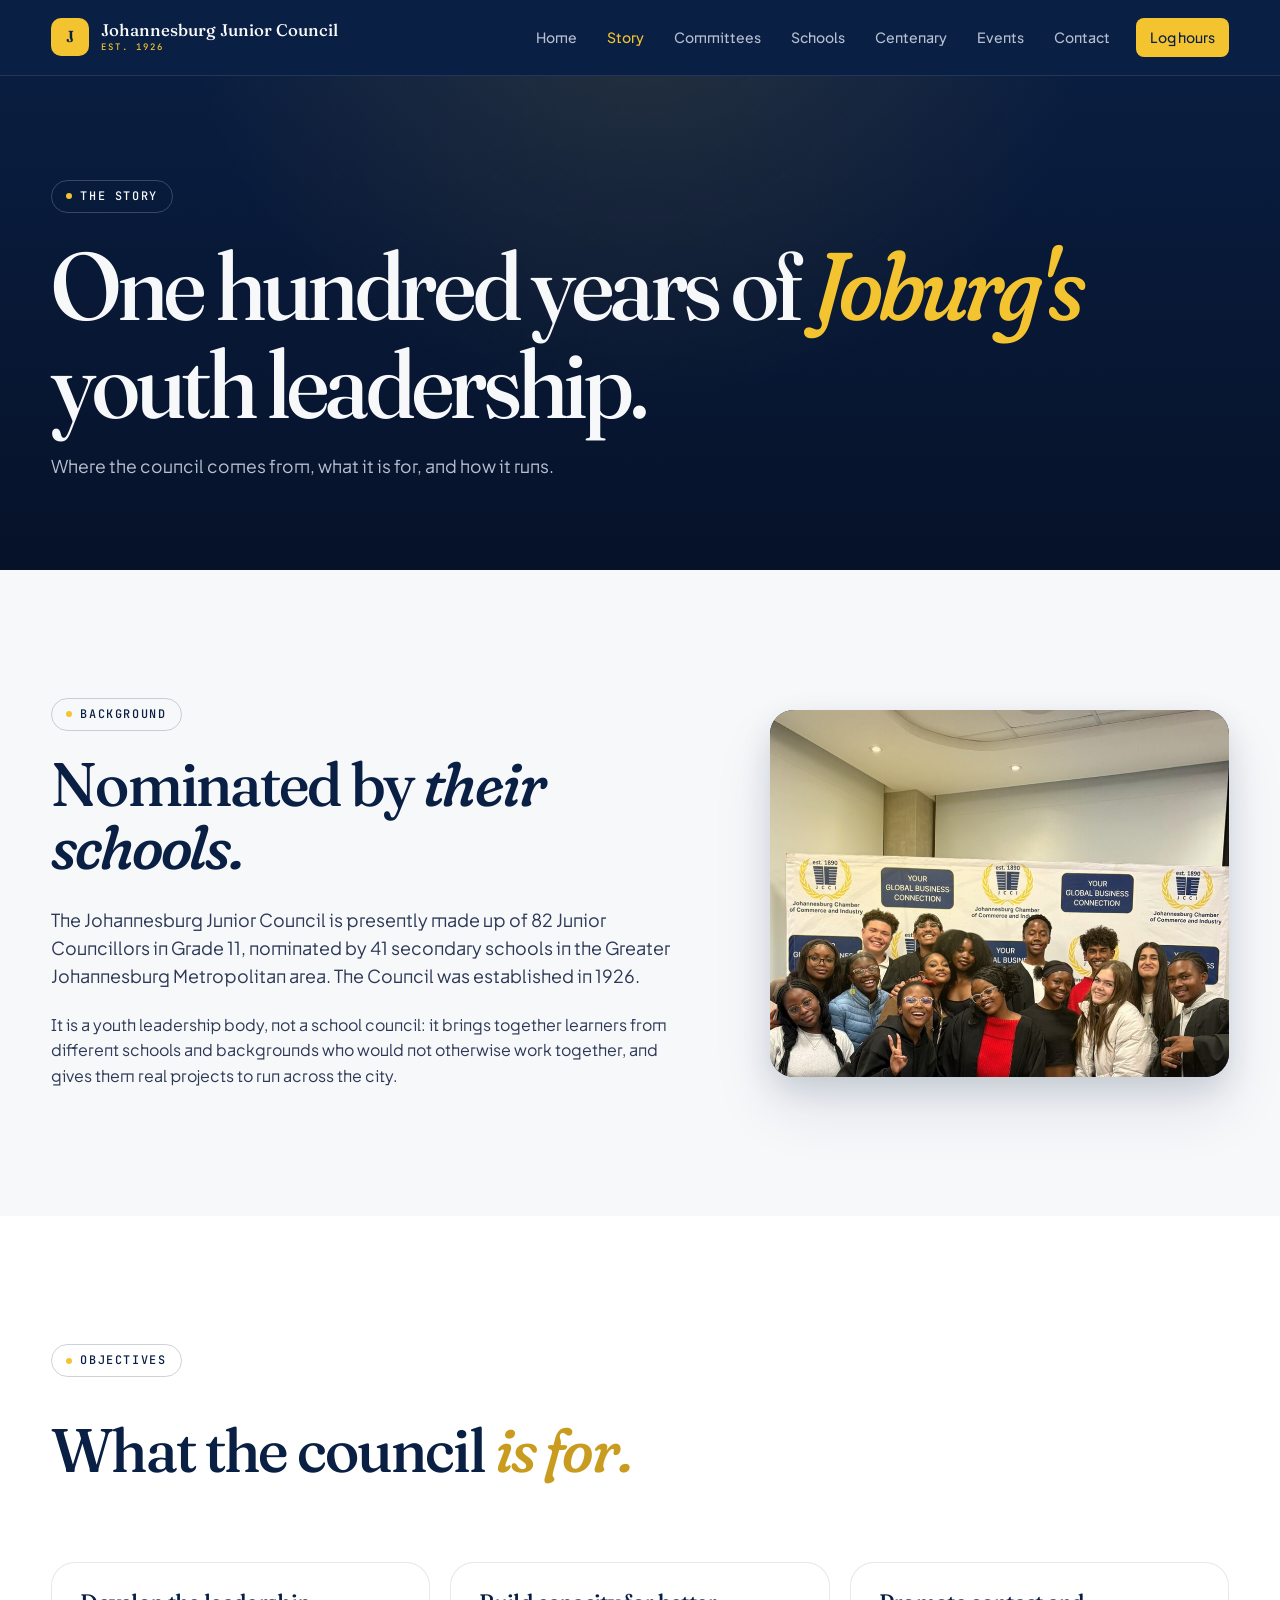
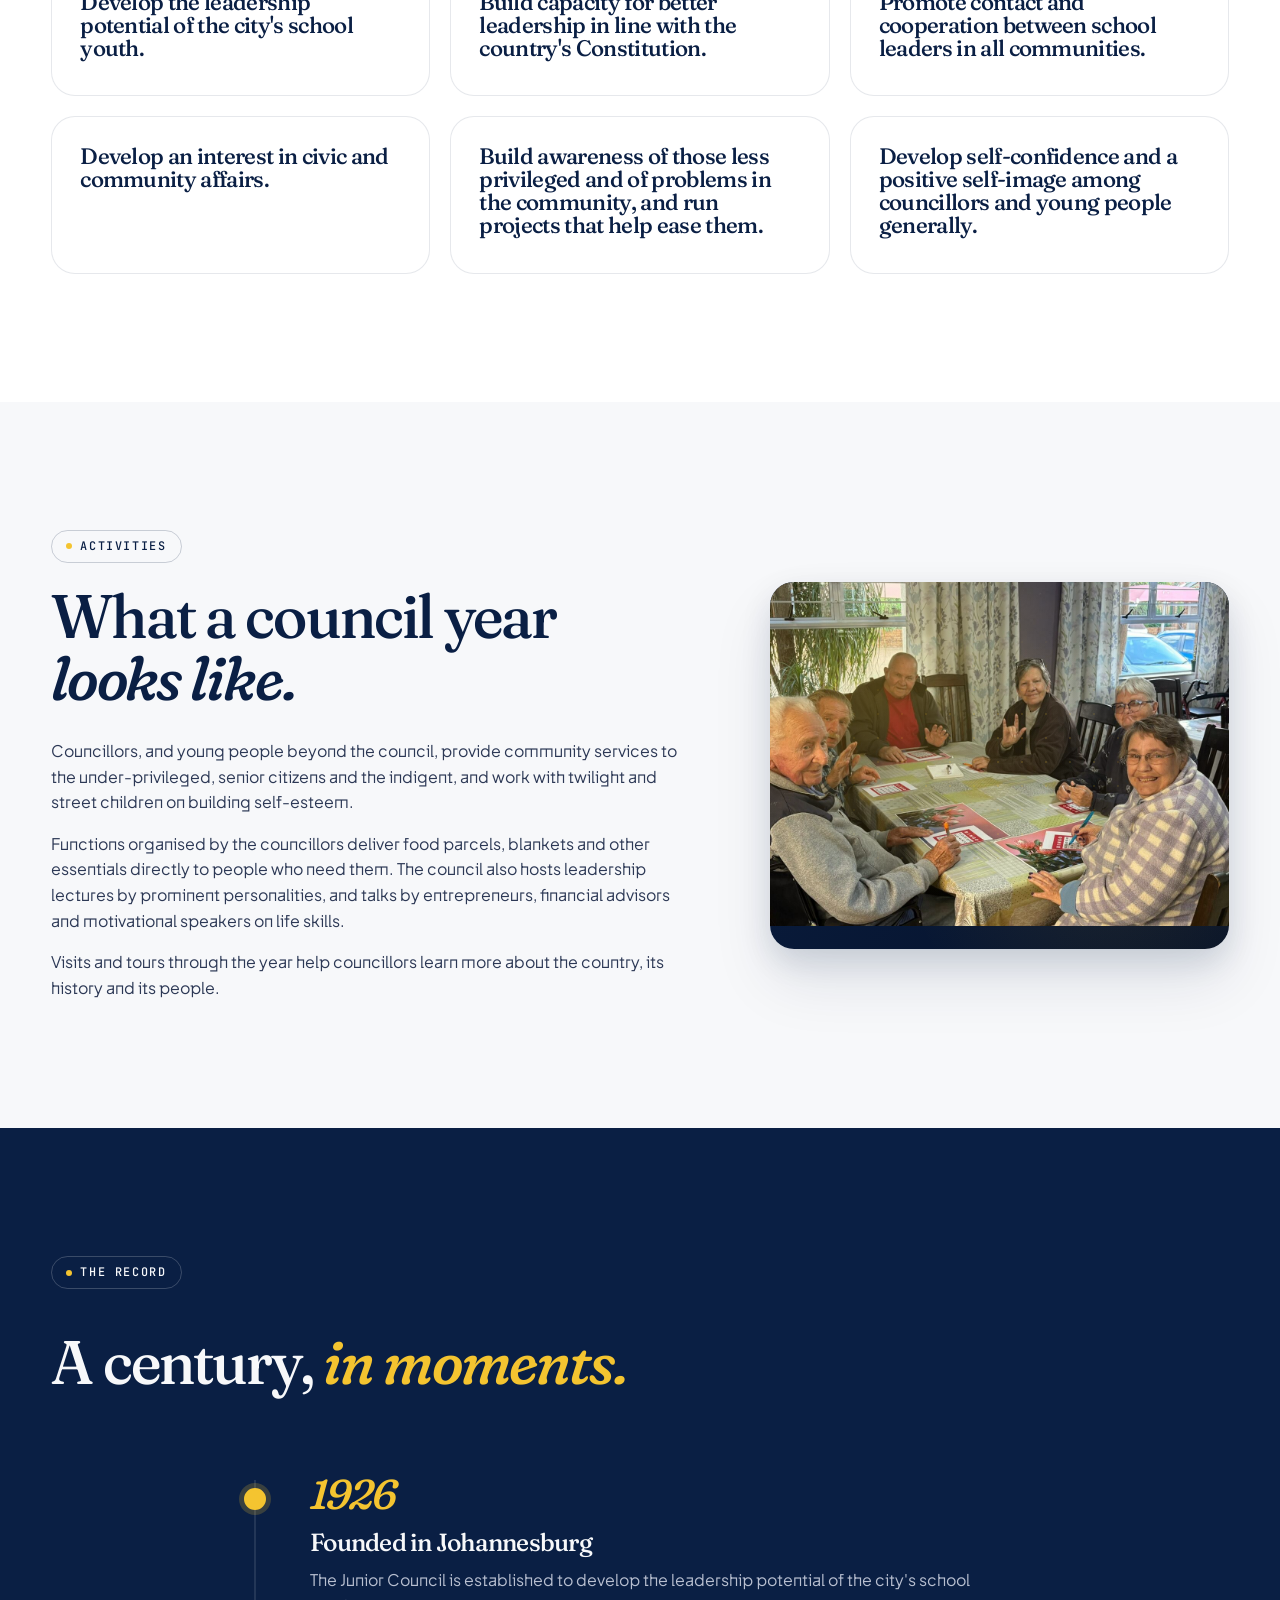
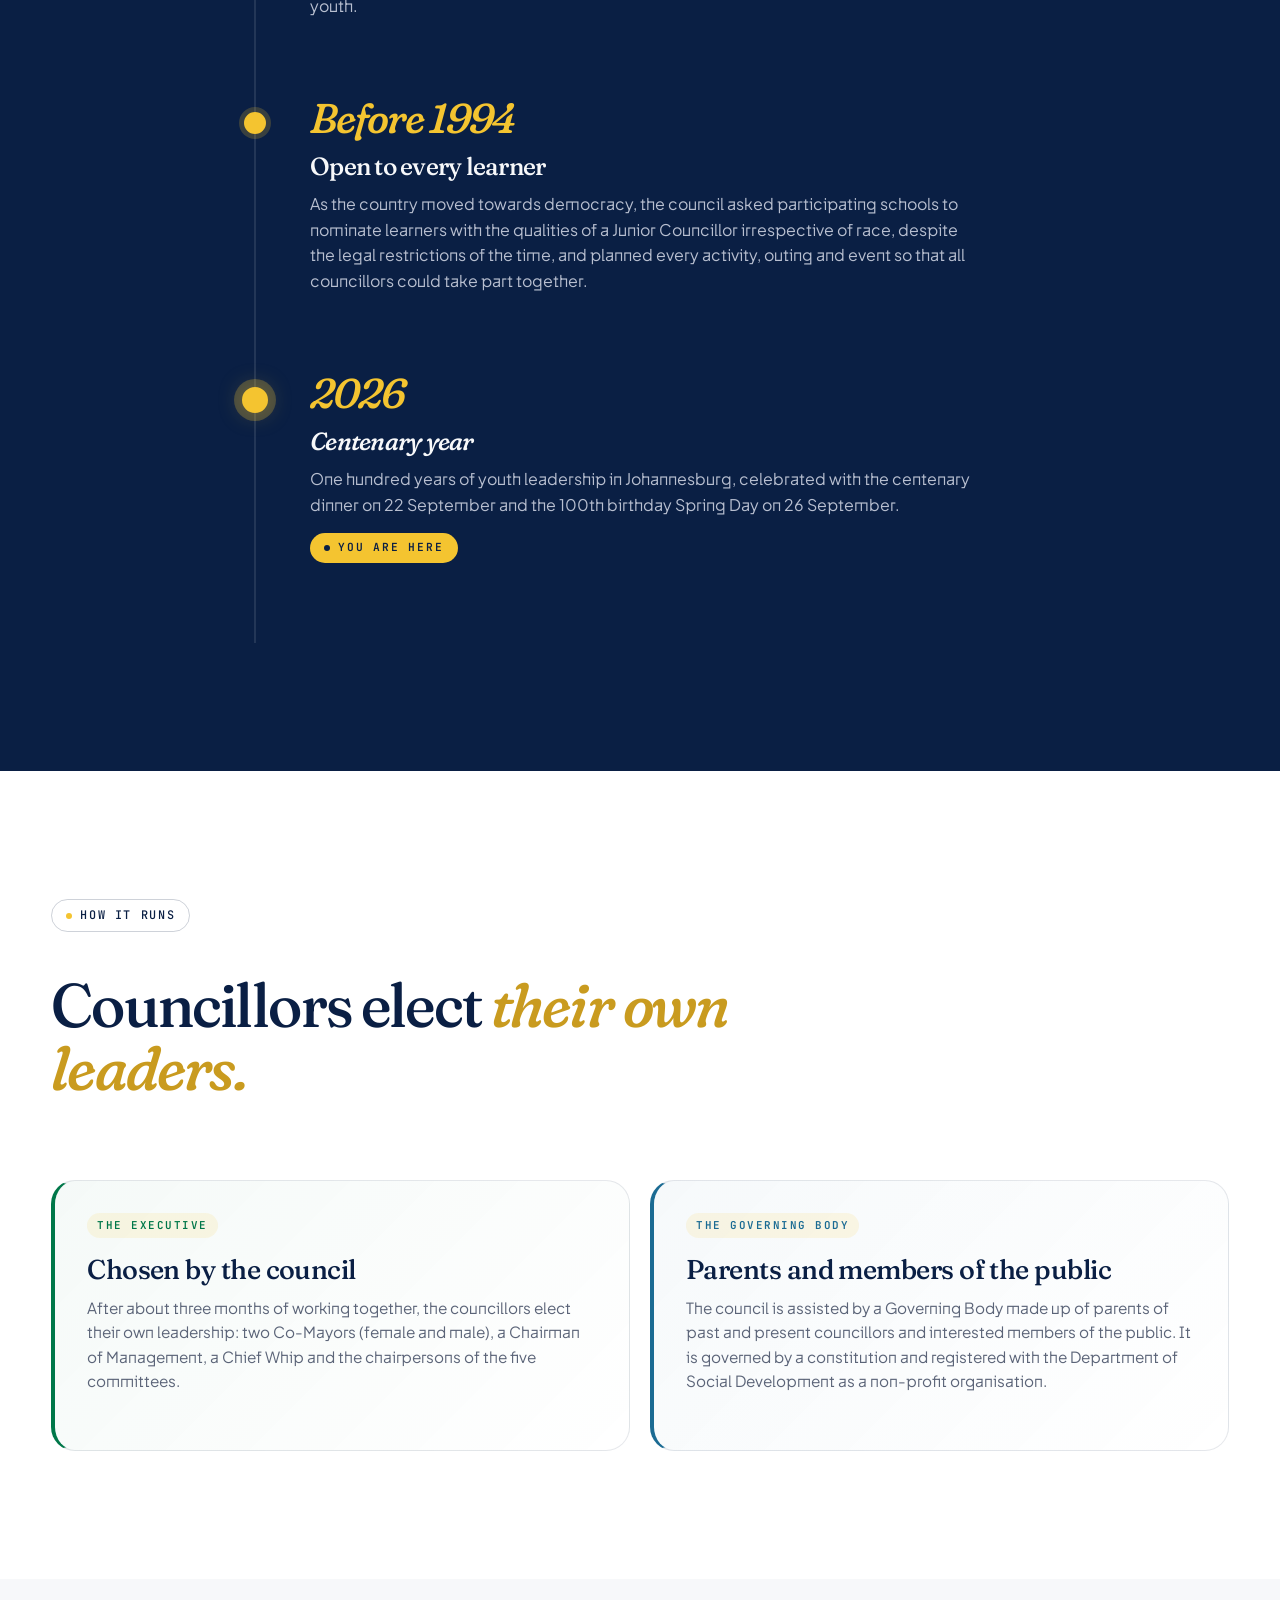
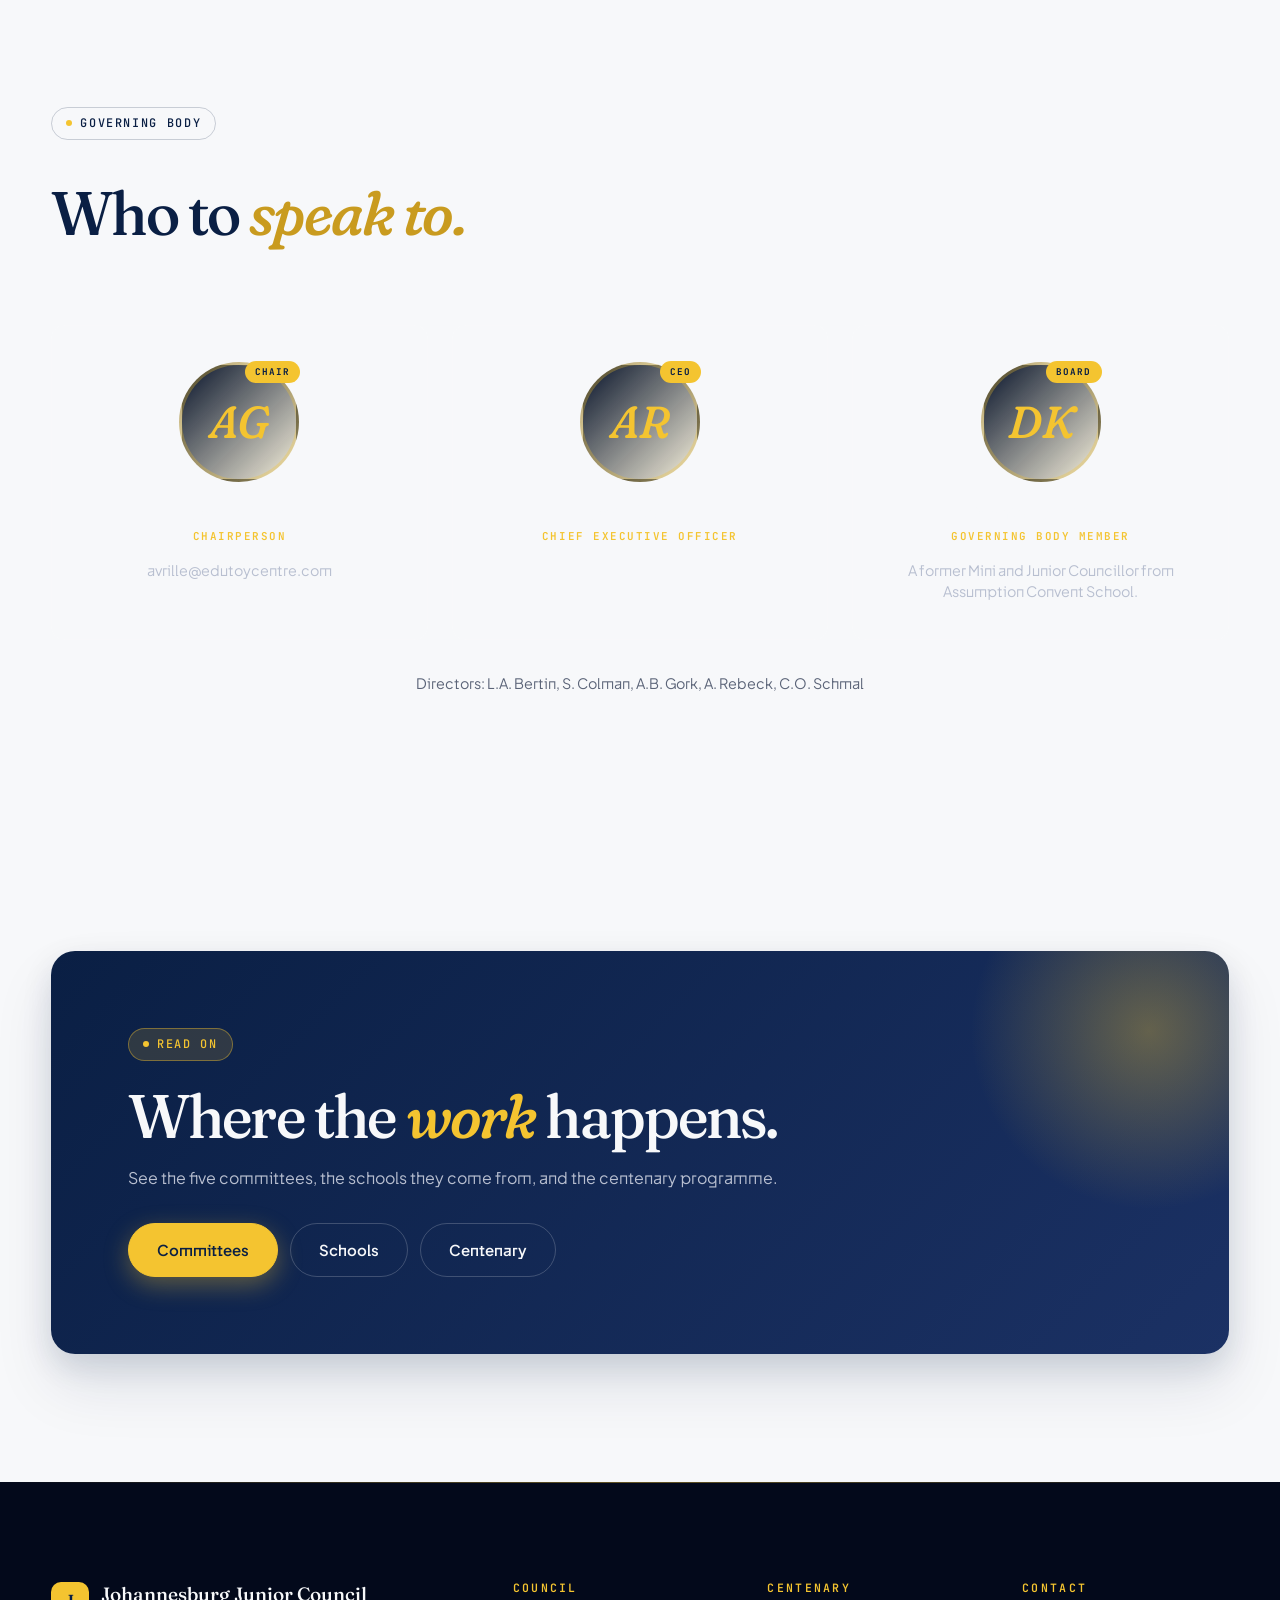
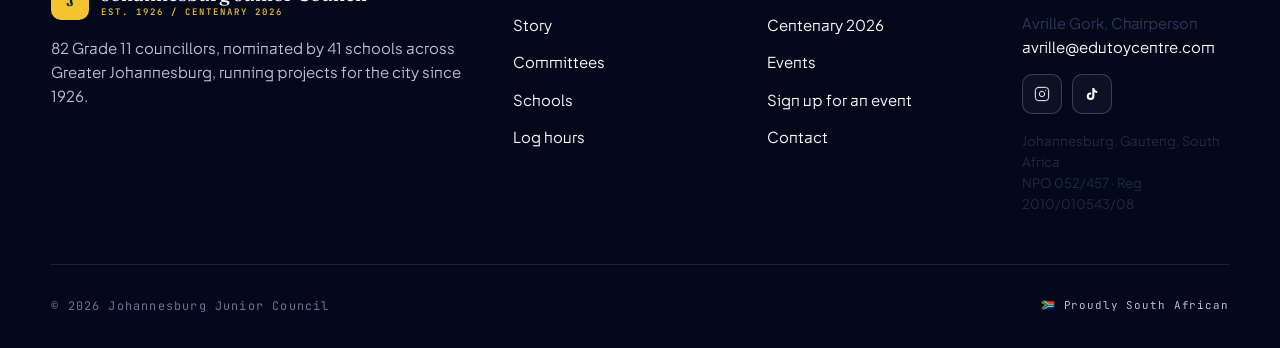
<file: about.html>
<!DOCTYPE html>
<html lang="en">
<head>
<meta charset="UTF-8">
<meta name="viewport" content="width=device-width, initial-scale=1.0, viewport-fit=cover">
<meta name="description" content="Where the Johannesburg Junior Council comes from, what it is for, and how it runs.">
<meta name="theme-color" content="#0A1F44">
<title>Story - Johannesburg Junior Council</title>
<link rel="preconnect" href="https://fonts.googleapis.com">
<link rel="preconnect" href="https://fonts.gstatic.com" crossorigin>
<link href="https://fonts.googleapis.com/css2?family=Fraunces:ital,opsz,wght,SOFT,WONK@0,9..144,400..700,0..100,0..1;1,9..144,400..700,0..100,0..1&family=Plus+Jakarta+Sans:wght@400;500;600;700&family=JetBrains+Mono:wght@400;500;600;700&display=swap" rel="stylesheet">
<link rel="stylesheet" href="https://unpkg.com/aos@2.3.4/dist/aos.css">
<link rel="stylesheet" href="styles.css">
</head>
<body>
<div class="scroll-progress" aria-hidden="true"></div>
<header class="site-header solid"><div class="container"><nav class="nav" aria-label="Primary">
<a href="index.html" class="logo"><span class="logo-mark">J</span><span class="logo-text">Johannesburg Junior Council<small>EST. 1926</small></span></a>
<button class="hamburger" aria-label="Toggle menu" aria-expanded="false" aria-controls="site-menu"><span>Menu</span><span class="hamburger-icon" aria-hidden="true"><span></span><span></span><span></span></span></button>
<ul class="nav-links" id="primary-menu">
<li><a href="index.html">Home</a></li>
<li><a href="about.html" class="active">Story</a></li>
<li><a href="committees.html">Committees</a></li>
<li><a href="schools.html">Schools</a></li>
<li><a href="centenary.html">Centenary</a></li>
<li><a href="events.html">Events</a></li>
<li><a href="contact.html">Contact</a></li>
<li><a href="log-hours.html" class="hours-counter"><span>Log hours</span></a></li>
</ul></nav></div></header>
<div class="nav-overlay" id="site-menu" role="dialog" aria-modal="true" aria-label="Site menu">
<p class="menu-label">Menu</p>
<ul>
<li><a href="index.html" class="menu-link">Home</a></li>
<li><a href="about.html" class="menu-link active">Story</a></li>
<li><a href="committees.html" class="menu-link">Committees</a></li>
<li><a href="schools.html" class="menu-link">Schools</a></li>
<li><a href="centenary.html" class="menu-link">Centenary</a></li>
<li><a href="events.html" class="menu-link">Events</a></li>
<li><a href="contact.html" class="menu-link">Contact</a></li>
<li><a href="log-hours.html" class="menu-link">Log hours</a></li>
</ul>
<div class="menu-foot">
<a href="log-hours.html" class="btn btn-primary">Log service hours <svg width="14" height="14" viewBox="0 0 24 24" fill="none" stroke="currentColor" stroke-width="2.5" stroke-linecap="round" stroke-linejoin="round" aria-hidden="true"><path d="M5 12h14M13 5l7 7-7 7"/></svg></a>
<div class="sa-ribbon" aria-hidden="true"></div>
<p>Johannesburg Junior Council &middot; 1926&ndash;2026</p>
</div>
</div>

<main>
<section class="page-header"><div class="container">
<span class="tag outline-light"><span class="dot"></span>The story</span>
<h1>One hundred years of <em>Joburg's</em> youth leadership.</h1>
<p>Where the council comes from, what it is for, and how it runs.</p>
</div></section>

<section class="block light"><div class="container">
<div class="col-7-5">
<div data-aos="fade-up">
<span class="tag"><span class="dot"></span>Background</span>
<h2 style="margin: 22px 0 28px; max-width: 13ch;">Nominated by <em>their schools.</em></h2>
<p class="lede" style="margin-bottom: 22px;">The Johannesburg Junior Council is presently made up of <span data-site="councillors">82</span> Junior Councillors in Grade 11, nominated by <span data-site="schools">41</span> secondary schools in the Greater Johannesburg Metropolitan area. The Council was established in 1926.</p>
<p>It is a youth leadership body, not a school council: it brings together learners from different schools and backgrounds who would not otherwise work together, and gives them real projects to run across the city.</p>
</div>
<div data-aos="fade-up" data-aos-delay="150">
<div class="visual-card photo-visual"><img src="images/jcci-group.jpg" alt="Councillors at the JCCI" loading="lazy"></div>
</div>
</div>
</div></section>

<section class="block white"><div class="container">
<div class="section-intro" data-aos="fade-up">
<span class="tag"><span class="dot"></span>Objectives</span>
<h2 style="margin-top: 22px;">What the council <em>is for.</em></h2>
</div>
<div class="feature-grid cols-3">
<article class="value-card" data-aos="fade-up" data-aos-delay="0"><h3>Develop the leadership potential of the city's school youth.</h3></article>
<article class="value-card" data-aos="fade-up" data-aos-delay="80"><h3>Build capacity for better leadership in line with the country's Constitution.</h3></article>
<article class="value-card" data-aos="fade-up" data-aos-delay="160"><h3>Promote contact and cooperation between school leaders in all communities.</h3></article>
<article class="value-card" data-aos="fade-up" data-aos-delay="0"><h3>Develop an interest in civic and community affairs.</h3></article>
<article class="value-card" data-aos="fade-up" data-aos-delay="80"><h3>Build awareness of those less privileged and of problems in the community, and run projects that help ease them.</h3></article>
<article class="value-card" data-aos="fade-up" data-aos-delay="160"><h3>Develop self-confidence and a positive self-image among councillors and young people generally.</h3></article>
</div>
</div></section>

<section class="block light"><div class="container">
<div class="col-7-5">
<div data-aos="fade-up">
<span class="tag"><span class="dot"></span>Activities</span>
<h2 style="margin: 22px 0 28px; max-width: 14ch;">What a council year <em>looks like.</em></h2>
<p style="margin-bottom: 16px;">Councillors, and young people beyond the council, provide community services to the under-privileged, senior citizens and the indigent, and work with twilight and street children on building self-esteem.</p>
<p style="margin-bottom: 16px;">Functions organised by the councillors deliver food parcels, blankets and other essentials directly to people who need them. The council also hosts leadership lectures by prominent personalities, and talks by entrepreneurs, financial advisors and motivational speakers on life skills.</p>
<p>Visits and tours through the year help councillors learn more about the country, its history and its people.</p>
</div>
<div data-aos="fade-up" data-aos-delay="150">
<div class="visual-card photo-visual"><img src="images/elderly-bingo.jpg" alt="Councillors playing bingo with residents" loading="lazy"></div>
</div>
</div>
</div></section>

<section class="block dark" id="centenary"><div class="container">
<div class="section-intro" data-aos="fade-up">
<span class="tag outline-light"><span class="dot"></span>The record</span>
<h2 style="margin-top: 22px;">A century, <em>in moments.</em></h2>
</div>
<div class="timeline">
<div class="timeline-track" aria-hidden="true"></div>
<div class="timeline-fill" aria-hidden="true"></div>
<article class="timeline-item"><div class="timeline-year">1926</div><h3>Founded in Johannesburg</h3><p>The Junior Council is established to develop the leadership potential of the city's school youth.</p></article>
<article class="timeline-item"><div class="timeline-year">Before 1994</div><h3>Open to every learner</h3><p>As the country moved towards democracy, the council asked participating schools to nominate learners with the qualities of a Junior Councillor irrespective of race, despite the legal restrictions of the time, and planned every activity, outing and event so that all councillors could take part together.</p></article>
<article class="timeline-item featured"><div class="timeline-year">2026</div><h3><em>Centenary year</em></h3><p>One hundred years of youth leadership in Johannesburg, celebrated with the centenary dinner on 22 September and the 100th birthday Spring Day on 26 September.</p><span class="here-pill"><span class="dot"></span>You are here</span></article>
</div>
</div></section>

<section class="block white"><div class="container">
<div class="section-intro" data-aos="fade-up">
<span class="tag"><span class="dot"></span>How it runs</span>
<h2 style="margin-top: 22px;">Councillors elect <em>their own leaders.</em></h2>
</div>
<div class="feature-grid">
<article class="feature-card" data-aos="fade-up">
<span class="f-tag">The Executive</span>
<h3>Chosen by the council</h3>
<p>After about three months of working together, the councillors elect their own leadership: two Co-Mayors (female and male), a Chairman of Management, a Chief Whip and the chairpersons of the five committees.</p>
</article>
<article class="feature-card" data-aos="fade-up" data-aos-delay="100">
<span class="f-tag">The Governing Body</span>
<h3>Parents and members of the public</h3>
<p>The council is assisted by a Governing Body made up of parents of past and present councillors and interested members of the public. It is governed by a constitution and registered with the Department of Social Development as a non-profit organisation.</p>
</article>
</div>
</div></section>

<section class="block light"><div class="container">
<div class="section-intro" data-aos="fade-up">
<span class="tag"><span class="dot"></span>Governing Body</span>
<h2 style="margin-top: 22px;">Who to <em>speak to.</em></h2>
</div>
<div class="team-grid">
<article class="team-card" data-aos="fade-up">
<div class="team-avatar"><span>AG</span><span class="team-role-badge">Chair</span></div>
<h3>Avrille Gork</h3>
<p class="team-title">Chairperson</p>
<p class="team-bio"><a href="mailto:avrille@edutoycentre.com">avrille@edutoycentre.com</a></p>
</article>
<article class="team-card" data-aos="fade-up" data-aos-delay="100">
<div class="team-avatar"><span>AR</span><span class="team-role-badge">CEO</span></div>
<h3>Avril Rebeck</h3>
<p class="team-title">Chief Executive Officer</p>
</article>
<article class="team-card" data-aos="fade-up" data-aos-delay="200">
<div class="team-avatar"><span>DK</span><span class="team-role-badge">Board</span></div>
<h3>Daniella Kilfoil</h3>
<p class="team-title">Governing Body member</p>
<p class="team-bio">A former Mini and Junior Councillor from Assumption Convent School.</p>
</article>
</div>
<p style="text-align: center; margin-top: 32px; color: var(--ink-mute); font-size: 0.9rem;">Directors: L.A. Bertin, S. Colman, A.B. Gork, A. Rebeck, C.O. Schmal</p>
</div></section>

<section class="block light"><div class="container">
<div class="cta-band" data-aos="fade-up">
<span class="tag"><span class="dot"></span>Read on</span>
<h2 style="margin-top: 24px;">Where the <em>work</em> happens.</h2>
<p>See the five committees, the schools they come from, and the centenary programme.</p>
<div class="cta-buttons">
<a href="committees.html" class="btn btn-primary">Committees</a>
<a href="schools.html" class="btn btn-outline on-dark">Schools</a>
<a href="centenary.html" class="btn btn-outline on-dark">Centenary</a>
</div>
</div>
</div></section>

</main>

<footer class="site-footer"><div class="container">
<div class="footer-grid">
<div class="footer-brand">
<a href="index.html" class="logo"><span class="logo-mark">J</span><span class="logo-text">Johannesburg Junior Council<small>EST. 1926 / CENTENARY 2026</small></span></a>
<p><span data-site="councillors">82</span> Grade 11 councillors, nominated by <span data-site="schools">41</span> schools across Greater Johannesburg, running projects for the city since 1926.</p>
</div>
<div><h4>Council</h4><ul><li><a href="about.html">Story</a></li><li><a href="committees.html">Committees</a></li><li><a href="schools.html">Schools</a></li><li><a href="log-hours.html">Log hours</a></li></ul></div>
<div><h4>Centenary</h4><ul><li><a href="centenary.html">Centenary 2026</a></li><li><a href="events.html">Events</a></li><li><a href="events.html#signup">Sign up for an event</a></li><li><a href="contact.html">Contact</a></li></ul></div>
<div><h4>Contact</h4><p style="font-size: 0.92rem; margin-bottom: 14px;">Avrille Gork, Chairperson<br><a href="mailto:avrille@edutoycentre.com" data-site-href="email">avrille@edutoycentre.com</a></p>
<div class="socials" style="margin-bottom: 16px;">
<a href="https://www.instagram.com/jhbjnrcouncil" data-site-href="instagram" target="_blank" rel="noopener" aria-label="Instagram"><svg viewBox="0 0 24 24" fill="none" stroke="currentColor" stroke-width="1.5" stroke-linecap="round" stroke-linejoin="round" aria-hidden="true"><rect x="2" y="2" width="20" height="20" rx="5"/><path d="M16 11.37A4 4 0 1 1 12.63 8 4 4 0 0 1 16 11.37z"/><line x1="17.5" y1="6.5" x2="17.51" y2="6.5"/></svg></a>
<a href="https://www.tiktok.com/@johannesburgjunio" data-site-href="tiktok" target="_blank" rel="noopener" aria-label="TikTok"><svg viewBox="0 0 24 24" fill="currentColor" aria-hidden="true"><path d="M16.6 5.82A4.28 4.28 0 0 1 15.54 3h-3.09v12.4a2.59 2.59 0 0 1-2.59 2.5 2.59 2.59 0 0 1-2.59-2.59 2.59 2.59 0 0 1 3.4-2.46V9.66a5.69 5.69 0 0 0-.81-.06A5.72 5.72 0 0 0 4.14 15.3a5.72 5.72 0 0 0 5.72 5.72 5.72 5.72 0 0 0 5.72-5.72V9.06a7.35 7.35 0 0 0 4.28 1.37V7.34a4.27 4.27 0 0 1-3.26-1.52z"/></svg></a>
</div>
<p style="font-size: 0.82rem; opacity: 0.7;">Johannesburg, Gauteng, South Africa<br>NPO 052/457 &middot; Reg 2010/010543/08</p></div>
</div>
<div class="footer-bottom"><span>&copy; <span data-year>2026</span> Johannesburg Junior Council</span><span class="sa-flag-footer">&#127487;&#127462; Proudly South African</span></div>
</div></footer>

<script src="https://unpkg.com/aos@2.3.4/dist/aos.js"></script>
<script src="site.js"></script>
<script src="events.js"></script>
<script src="script.js"></script>
</body>
</html>
</file>
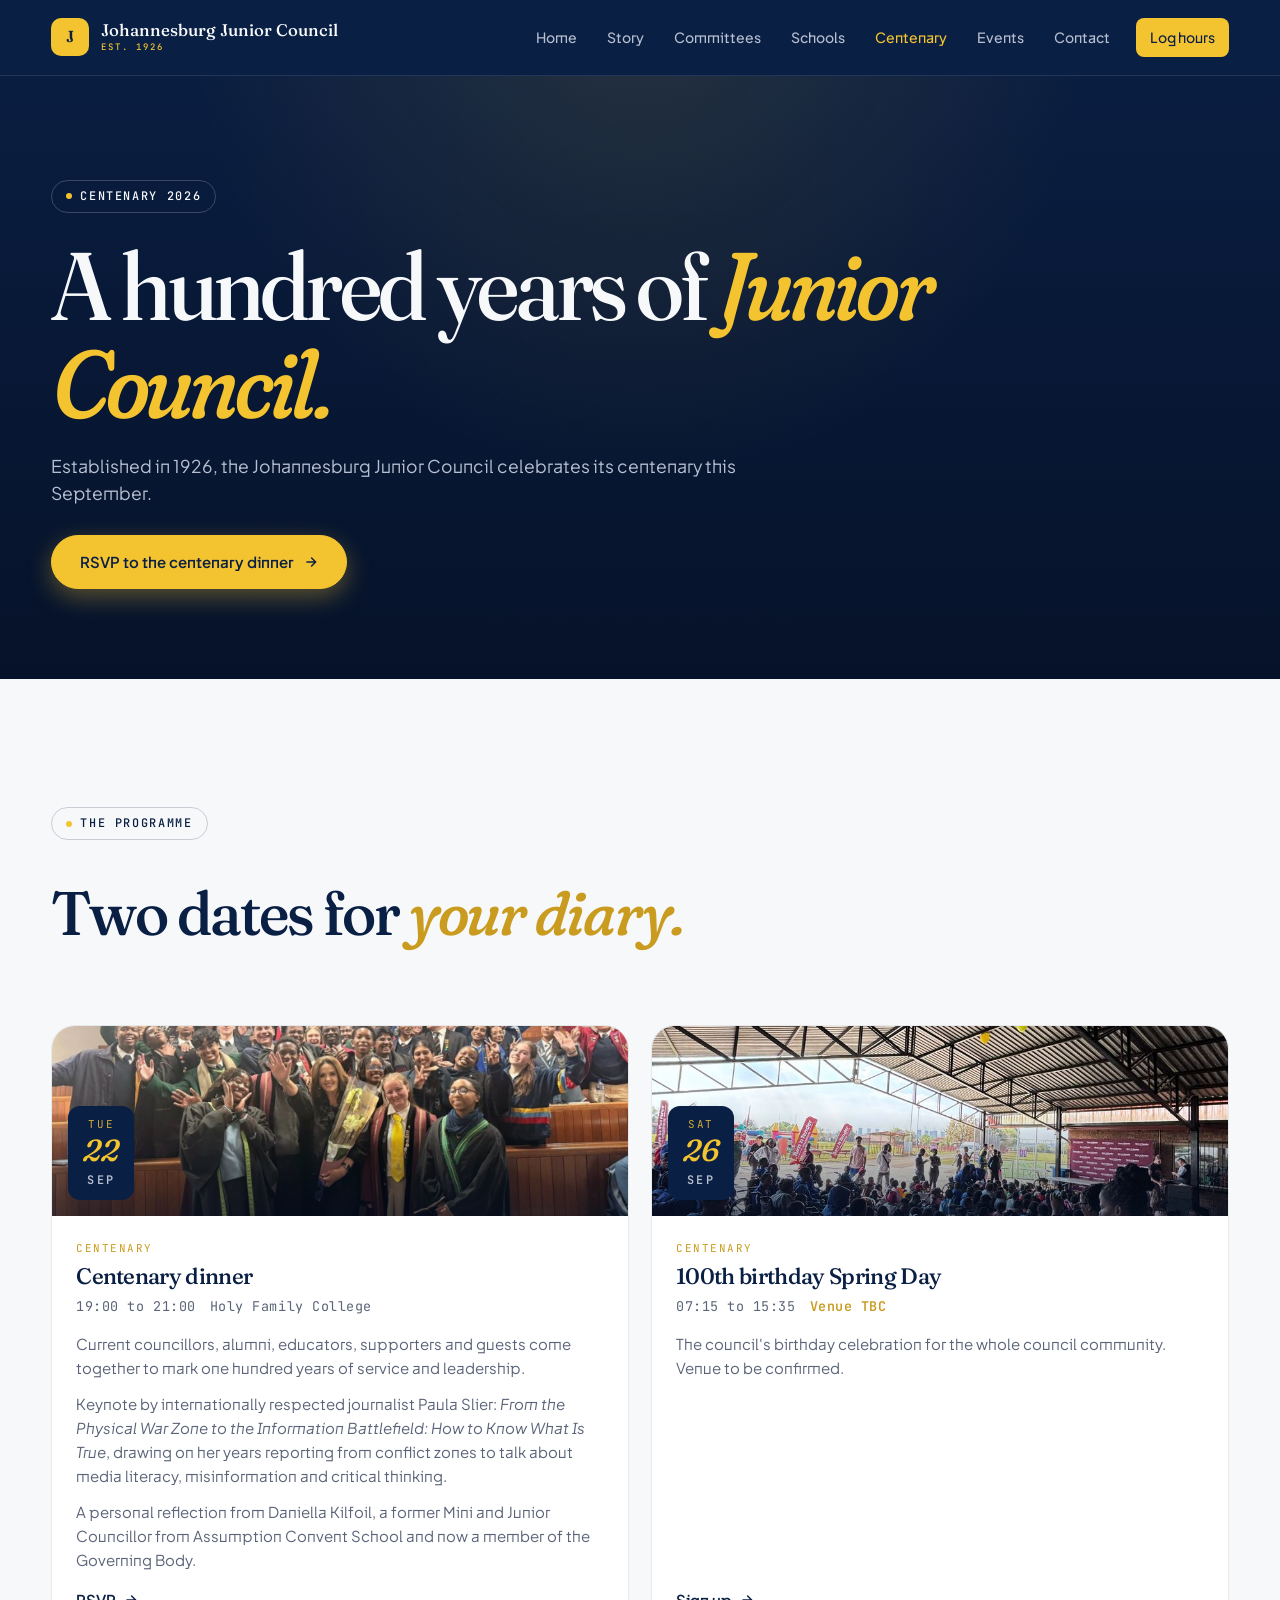
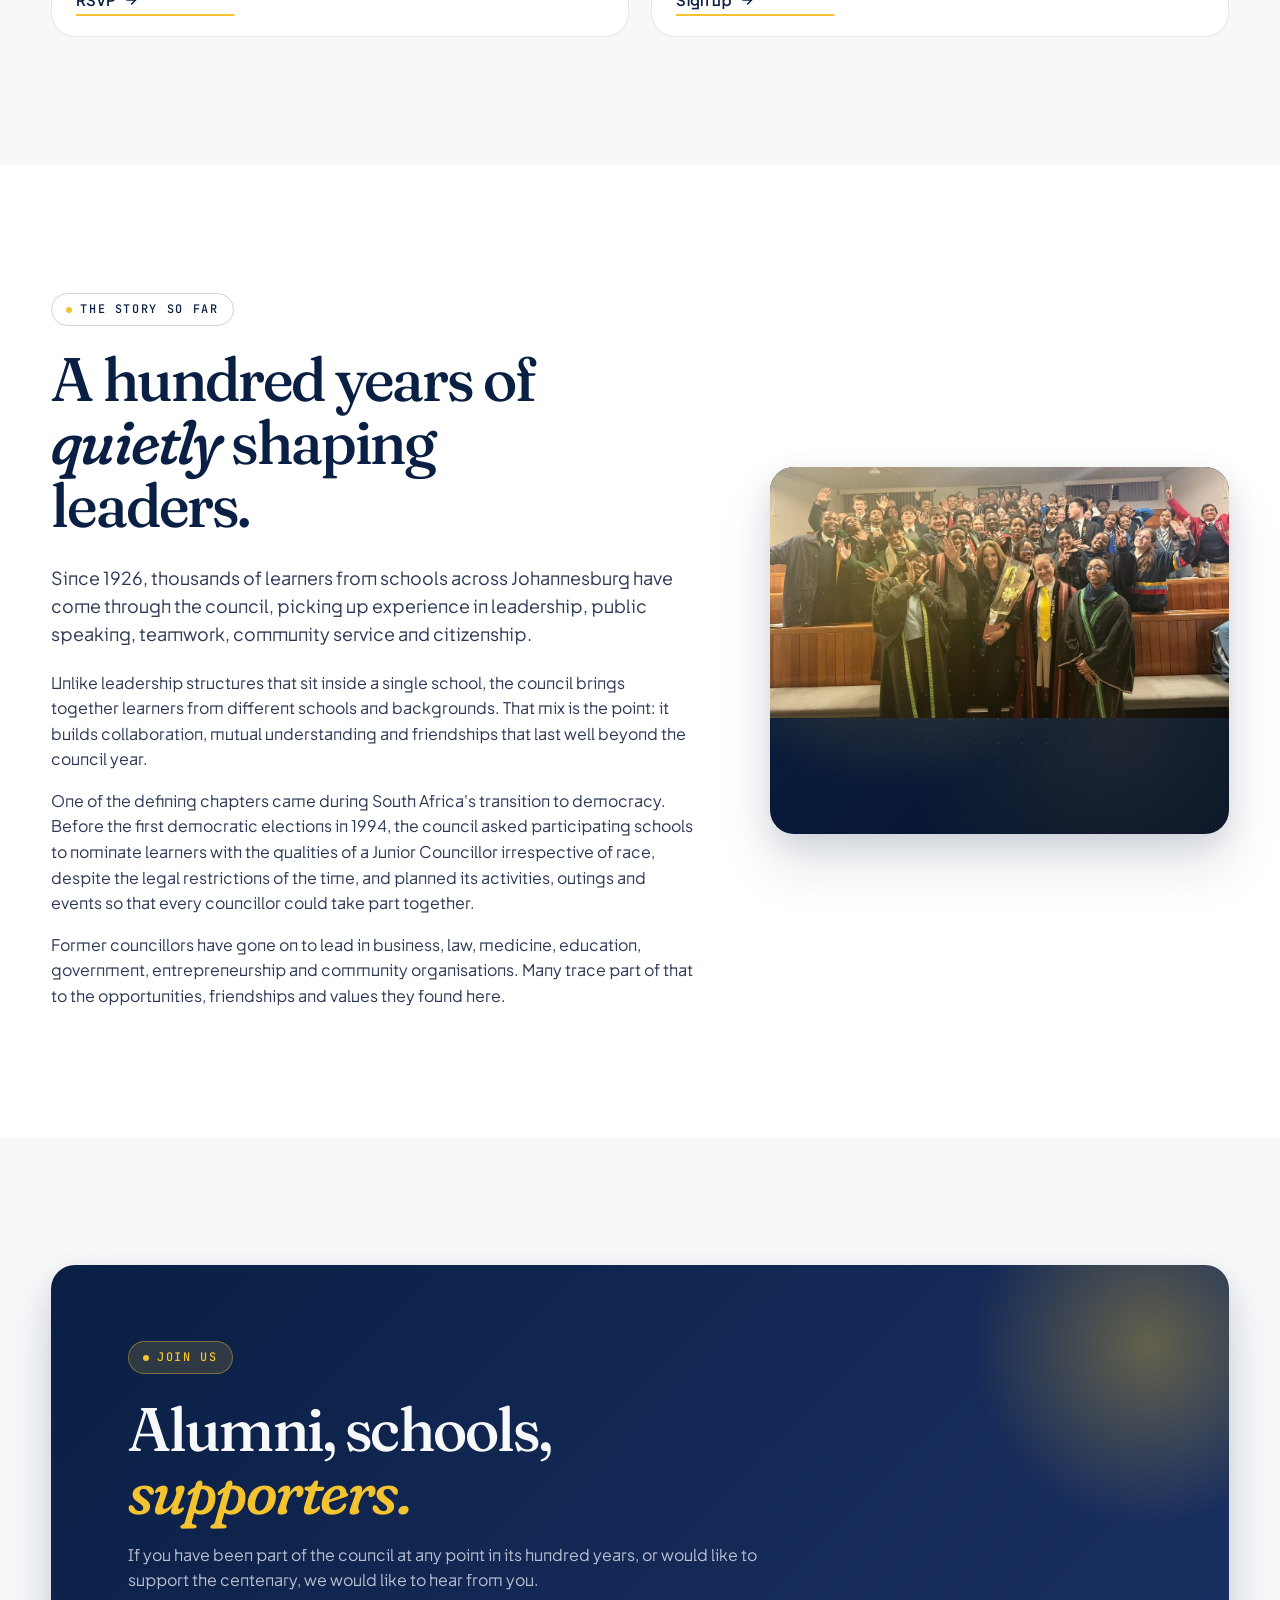
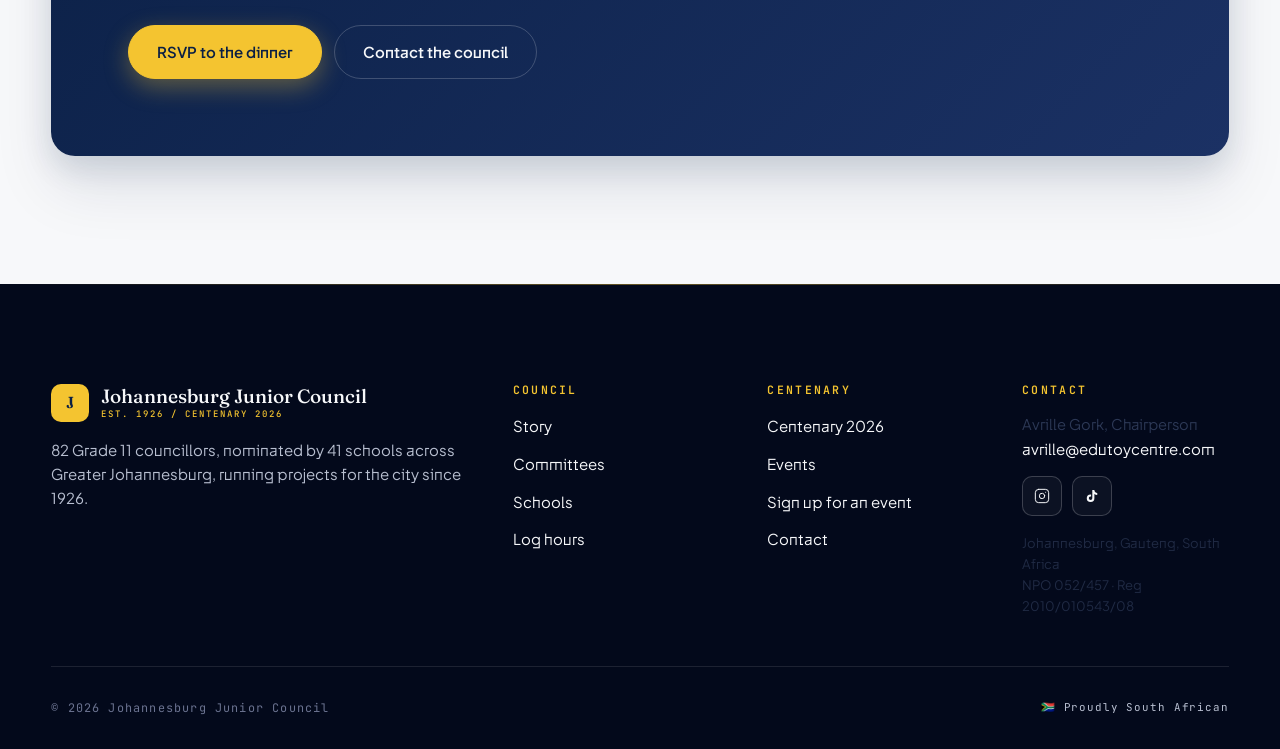
<file: centenary.html>
<!DOCTYPE html>
<html lang="en">
<head>
<meta charset="UTF-8">
<meta name="viewport" content="width=device-width, initial-scale=1.0, viewport-fit=cover">
<meta name="description" content="The Johannesburg Junior Council celebrates 100 years in September 2026: the centenary dinner on 22 September and Spring Day on 26 September.">
<meta name="theme-color" content="#0A1F44">
<title>Centenary 2026 - Johannesburg Junior Council</title>
<link rel="preconnect" href="https://fonts.googleapis.com">
<link rel="preconnect" href="https://fonts.gstatic.com" crossorigin>
<link href="https://fonts.googleapis.com/css2?family=Fraunces:ital,opsz,wght,SOFT,WONK@0,9..144,400..700,0..100,0..1;1,9..144,400..700,0..100,0..1&family=Plus+Jakarta+Sans:wght@400;500;600;700&family=JetBrains+Mono:wght@400;500;600;700&display=swap" rel="stylesheet">
<link rel="stylesheet" href="https://unpkg.com/aos@2.3.4/dist/aos.css">
<link rel="stylesheet" href="styles.css">
</head>
<body>
<div class="scroll-progress" aria-hidden="true"></div>
<header class="site-header solid"><div class="container"><nav class="nav" aria-label="Primary">
<a href="index.html" class="logo"><span class="logo-mark">J</span><span class="logo-text">Johannesburg Junior Council<small>EST. 1926</small></span></a>
<button class="hamburger" aria-label="Toggle menu" aria-expanded="false" aria-controls="site-menu"><span>Menu</span><span class="hamburger-icon" aria-hidden="true"><span></span><span></span><span></span></span></button>
<ul class="nav-links" id="primary-menu">
<li><a href="index.html">Home</a></li>
<li><a href="about.html">Story</a></li>
<li><a href="committees.html">Committees</a></li>
<li><a href="schools.html">Schools</a></li>
<li><a href="centenary.html" class="active">Centenary</a></li>
<li><a href="events.html">Events</a></li>
<li><a href="contact.html">Contact</a></li>
<li><a href="log-hours.html" class="hours-counter"><span>Log hours</span></a></li>
</ul></nav></div></header>
<div class="nav-overlay" id="site-menu" role="dialog" aria-modal="true" aria-label="Site menu">
<p class="menu-label">Menu</p>
<ul>
<li><a href="index.html" class="menu-link">Home</a></li>
<li><a href="about.html" class="menu-link">Story</a></li>
<li><a href="committees.html" class="menu-link">Committees</a></li>
<li><a href="schools.html" class="menu-link">Schools</a></li>
<li><a href="centenary.html" class="menu-link active">Centenary</a></li>
<li><a href="events.html" class="menu-link">Events</a></li>
<li><a href="contact.html" class="menu-link">Contact</a></li>
<li><a href="log-hours.html" class="menu-link">Log hours</a></li>
</ul>
<div class="menu-foot">
<a href="log-hours.html" class="btn btn-primary">Log service hours <svg width="14" height="14" viewBox="0 0 24 24" fill="none" stroke="currentColor" stroke-width="2.5" stroke-linecap="round" stroke-linejoin="round" aria-hidden="true"><path d="M5 12h14M13 5l7 7-7 7"/></svg></a>
<div class="sa-ribbon" aria-hidden="true"></div>
<p>Johannesburg Junior Council &middot; 1926&ndash;2026</p>
</div>
</div>

<main>
<section class="page-header"><div class="container">
<span class="tag outline-light"><span class="dot"></span>Centenary 2026</span>
<h1>A hundred years of <em>Junior Council.</em></h1>
<p>Established in 1926, the Johannesburg Junior Council celebrates its centenary this September.</p>
<div class="hero-cta" style="margin-top: 28px;"><a href="#signup" class="btn btn-primary">RSVP to the centenary dinner <svg width="14" height="14" viewBox="0 0 24 24" fill="none" stroke="currentColor" stroke-width="2.5" stroke-linecap="round" stroke-linejoin="round" aria-hidden="true"><path d="M5 12h14M13 5l7 7-7 7"/></svg></a></div>
</div></section>

<section class="block light"><div class="container">
<div class="section-intro" data-aos="fade-up">
<span class="tag"><span class="dot"></span>The programme</span>
<h2 style="margin-top: 22px;">Two dates for <em>your diary.</em></h2>
</div>
<div class="events-grid">
<article class="event-card has-photo" data-aos="fade-up">
<div class="event-photo"><img src="images/ceremony-wide.jpg" alt="" loading="lazy"><div class="event-date"><span class="dow">Tue</span><span class="day">22</span><span class="month">Sep</span></div></div>
<div class="event-body">
<span class="event-committee">Centenary</span>
<h3>Centenary dinner</h3>
<div class="event-meta"><span>19:00 to 21:00</span><span>Holy Family College</span></div>
<p style="margin-bottom: 12px;">Current councillors, alumni, educators, supporters and guests come together to mark one hundred years of service and leadership.</p>
<p style="margin-bottom: 12px;">Keynote by internationally respected journalist Paula Slier: <em>From the Physical War Zone to the Information Battlefield: How to Know What Is True</em>, drawing on her years reporting from conflict zones to talk about media literacy, misinformation and critical thinking.</p>
<p style="margin-bottom: 16px;">A personal reflection from Daniella Kilfoil, a former Mini and Junior Councillor from Assumption Convent School and now a member of the Governing Body.</p>
<a href="events.html?event=2026-09-22%20Centenary%20dinner#signup" class="btn-link event-signup" data-signup-for="2026-09-22 Centenary dinner">RSVP <svg width="14" height="14" viewBox="0 0 24 24" fill="none" stroke="currentColor" stroke-width="2.5" stroke-linecap="round" stroke-linejoin="round" aria-hidden="true"><path d="M5 12h14M13 5l7 7-7 7"/></svg></a>
</div>
</article>
<article class="event-card has-photo" data-aos="fade-up" data-aos-delay="100">
<div class="event-photo"><img src="images/crowd-event.jpg" alt="" loading="lazy"><div class="event-date"><span class="dow">Sat</span><span class="day">26</span><span class="month">Sep</span></div></div>
<div class="event-body">
<span class="event-committee">Centenary</span>
<h3>100th birthday Spring Day</h3>
<div class="event-meta"><span>07:15 to 15:35</span><span><span class="event-tbc">Venue TBC</span></span></div>
<p style="margin-bottom: 16px;">The council's birthday celebration for the whole council community. Venue to be confirmed.</p>
<a href="events.html?event=2026-09-26%20100th%20birthday%20Spring%20Day#signup" class="btn-link event-signup" data-signup-for="2026-09-26 100th birthday Spring Day">Sign up <svg width="14" height="14" viewBox="0 0 24 24" fill="none" stroke="currentColor" stroke-width="2.5" stroke-linecap="round" stroke-linejoin="round" aria-hidden="true"><path d="M5 12h14M13 5l7 7-7 7"/></svg></a>
</div>
</article>
</div>
</div></section>

<section class="block dark" id="signup" data-signup-section><div class="container">
<div class="section-intro" data-aos="fade-up">
<span class="tag outline-light"><span class="dot"></span>RSVP</span>
<h2 style="margin-top: 22px;">Reserve your <em>seat.</em></h2>
<p>Alumni, partner schools, supporters and members of the community are warmly invited. Choose the event and we will save you a place.</p>
</div>
<form class="form-card" name="event-signup" method="POST" action="/events.html" data-netlify="true" netlify-honeypot="website" id="event-signup-form" style="max-width: 760px; margin: 0 auto;" data-aos="fade-up">
<input type="hidden" name="form-name" value="event-signup">
<p class="hp-field"><label>Leave this empty <input name="website" tabindex="-1" autocomplete="off"></label></p>
<div class="form-grid">
<div class="field"><label for="su-name">Full name</label><input type="text" id="su-name" name="name" placeholder="First and last name" required autocomplete="name"></div>
<div class="field"><label for="su-email">Email</label><input type="email" id="su-email" name="email" placeholder="you@example.com" required autocomplete="email"></div>
<div class="field"><label for="su-org">School or organisation</label><input type="text" id="su-org" name="organisation" placeholder="Where you're from"></div>
<div class="field"><label for="su-phone">Phone (optional)</label><input type="tel" id="su-phone" name="phone" placeholder="For day-of changes" autocomplete="tel"></div>
<div class="field"><label for="su-event">Which event?</label><select id="su-event" name="event" required data-signup-events="Centenary" data-default-event="Centenary dinner"><option value="">Choose an event</option></select></div>
<div class="field"><label for="su-count">How many people?</label><input type="number" id="su-count" name="attendees" min="1" max="20" value="1" required></div>
<div class="field full"><label for="su-notes">Anything we should know? (dietary, access, questions)</label><textarea id="su-notes" name="notes" placeholder="Optional"></textarea></div>
</div>
<button type="submit" class="btn btn-primary" style="width: 100%; justify-content: center;">Sign up <svg width="14" height="14" viewBox="0 0 24 24" fill="none" stroke="currentColor" stroke-width="2.5" stroke-linecap="round" stroke-linejoin="round" aria-hidden="true"><path d="M5 12h14M13 5l7 7-7 7"/></svg></button>
<div class="form-success" role="status">You're on the list. The council will confirm by email.</div>
<div class="form-error" role="alert">Couldn't send just now. Email us directly at <a href="mailto:avrille@edutoycentre.com" data-site-href="email">avrille@edutoycentre.com</a>.</div>
<p class="signup-note">Signing up puts your name on the list for that event. The council confirms details, including any venue or time still marked TBC, by email.</p>
</form>
</div></section>

<section class="block white"><div class="container">
<div class="col-7-5">
<div data-aos="fade-up">
<span class="tag"><span class="dot"></span>The story so far</span>
<h2 style="margin: 22px 0 28px; max-width: 14ch;">A hundred years of <em>quietly</em> shaping leaders.</h2>
<p class="lede" style="margin-bottom: 22px;">Since 1926, thousands of learners from schools across Johannesburg have come through the council, picking up experience in leadership, public speaking, teamwork, community service and citizenship.</p>
<p style="margin-bottom: 16px;">Unlike leadership structures that sit inside a single school, the council brings together learners from different schools and backgrounds. That mix is the point: it builds collaboration, mutual understanding and friendships that last well beyond the council year.</p>
<p style="margin-bottom: 16px;">One of the defining chapters came during South Africa's transition to democracy. Before the first democratic elections in 1994, the council asked participating schools to nominate learners with the qualities of a Junior Councillor irrespective of race, despite the legal restrictions of the time, and planned its activities, outings and events so that every councillor could take part together.</p>
<p>Former councillors have gone on to lead in business, law, medicine, education, government, entrepreneurship and community organisations. Many trace part of that to the opportunities, friendships and values they found here.</p>
</div>
<div data-aos="fade-up" data-aos-delay="150">
<div class="visual-card photo-visual"><img src="images/council-ceremony.jpg" alt="Councillors in the council chamber" loading="lazy"></div>
</div>
</div>
</div></section>

<section class="block light"><div class="container">
<div class="cta-band" data-aos="fade-up">
<span class="tag"><span class="dot"></span>Join us</span>
<h2 style="margin-top: 24px;">Alumni, schools, <em>supporters.</em></h2>
<p>If you have been part of the council at any point in its hundred years, or would like to support the centenary, we would like to hear from you.</p>
<div class="cta-buttons">
<a href="#signup" class="btn btn-primary">RSVP to the dinner</a>
<a href="contact.html" class="btn btn-outline on-dark">Contact the council</a>
</div>
</div>
</div></section>

</main>

<footer class="site-footer"><div class="container">
<div class="footer-grid">
<div class="footer-brand">
<a href="index.html" class="logo"><span class="logo-mark">J</span><span class="logo-text">Johannesburg Junior Council<small>EST. 1926 / CENTENARY 2026</small></span></a>
<p><span data-site="councillors">82</span> Grade 11 councillors, nominated by <span data-site="schools">41</span> schools across Greater Johannesburg, running projects for the city since 1926.</p>
</div>
<div><h4>Council</h4><ul><li><a href="about.html">Story</a></li><li><a href="committees.html">Committees</a></li><li><a href="schools.html">Schools</a></li><li><a href="log-hours.html">Log hours</a></li></ul></div>
<div><h4>Centenary</h4><ul><li><a href="centenary.html">Centenary 2026</a></li><li><a href="events.html">Events</a></li><li><a href="events.html#signup">Sign up for an event</a></li><li><a href="contact.html">Contact</a></li></ul></div>
<div><h4>Contact</h4><p style="font-size: 0.92rem; margin-bottom: 14px;">Avrille Gork, Chairperson<br><a href="mailto:avrille@edutoycentre.com" data-site-href="email">avrille@edutoycentre.com</a></p>
<div class="socials" style="margin-bottom: 16px;">
<a href="https://www.instagram.com/jhbjnrcouncil" data-site-href="instagram" target="_blank" rel="noopener" aria-label="Instagram"><svg viewBox="0 0 24 24" fill="none" stroke="currentColor" stroke-width="1.5" stroke-linecap="round" stroke-linejoin="round" aria-hidden="true"><rect x="2" y="2" width="20" height="20" rx="5"/><path d="M16 11.37A4 4 0 1 1 12.63 8 4 4 0 0 1 16 11.37z"/><line x1="17.5" y1="6.5" x2="17.51" y2="6.5"/></svg></a>
<a href="https://www.tiktok.com/@johannesburgjunio" data-site-href="tiktok" target="_blank" rel="noopener" aria-label="TikTok"><svg viewBox="0 0 24 24" fill="currentColor" aria-hidden="true"><path d="M16.6 5.82A4.28 4.28 0 0 1 15.54 3h-3.09v12.4a2.59 2.59 0 0 1-2.59 2.5 2.59 2.59 0 0 1-2.59-2.59 2.59 2.59 0 0 1 3.4-2.46V9.66a5.69 5.69 0 0 0-.81-.06A5.72 5.72 0 0 0 4.14 15.3a5.72 5.72 0 0 0 5.72 5.72 5.72 5.72 0 0 0 5.72-5.72V9.06a7.35 7.35 0 0 0 4.28 1.37V7.34a4.27 4.27 0 0 1-3.26-1.52z"/></svg></a>
</div>
<p style="font-size: 0.82rem; opacity: 0.7;">Johannesburg, Gauteng, South Africa<br>NPO 052/457 &middot; Reg 2010/010543/08</p></div>
</div>
<div class="footer-bottom"><span>&copy; <span data-year>2026</span> Johannesburg Junior Council</span><span class="sa-flag-footer">&#127487;&#127462; Proudly South African</span></div>
</div></footer>

<script src="https://unpkg.com/aos@2.3.4/dist/aos.js"></script>
<script src="site.js"></script>
<script src="events.js"></script>
<script src="script.js"></script>
</body>
</html>
</file>
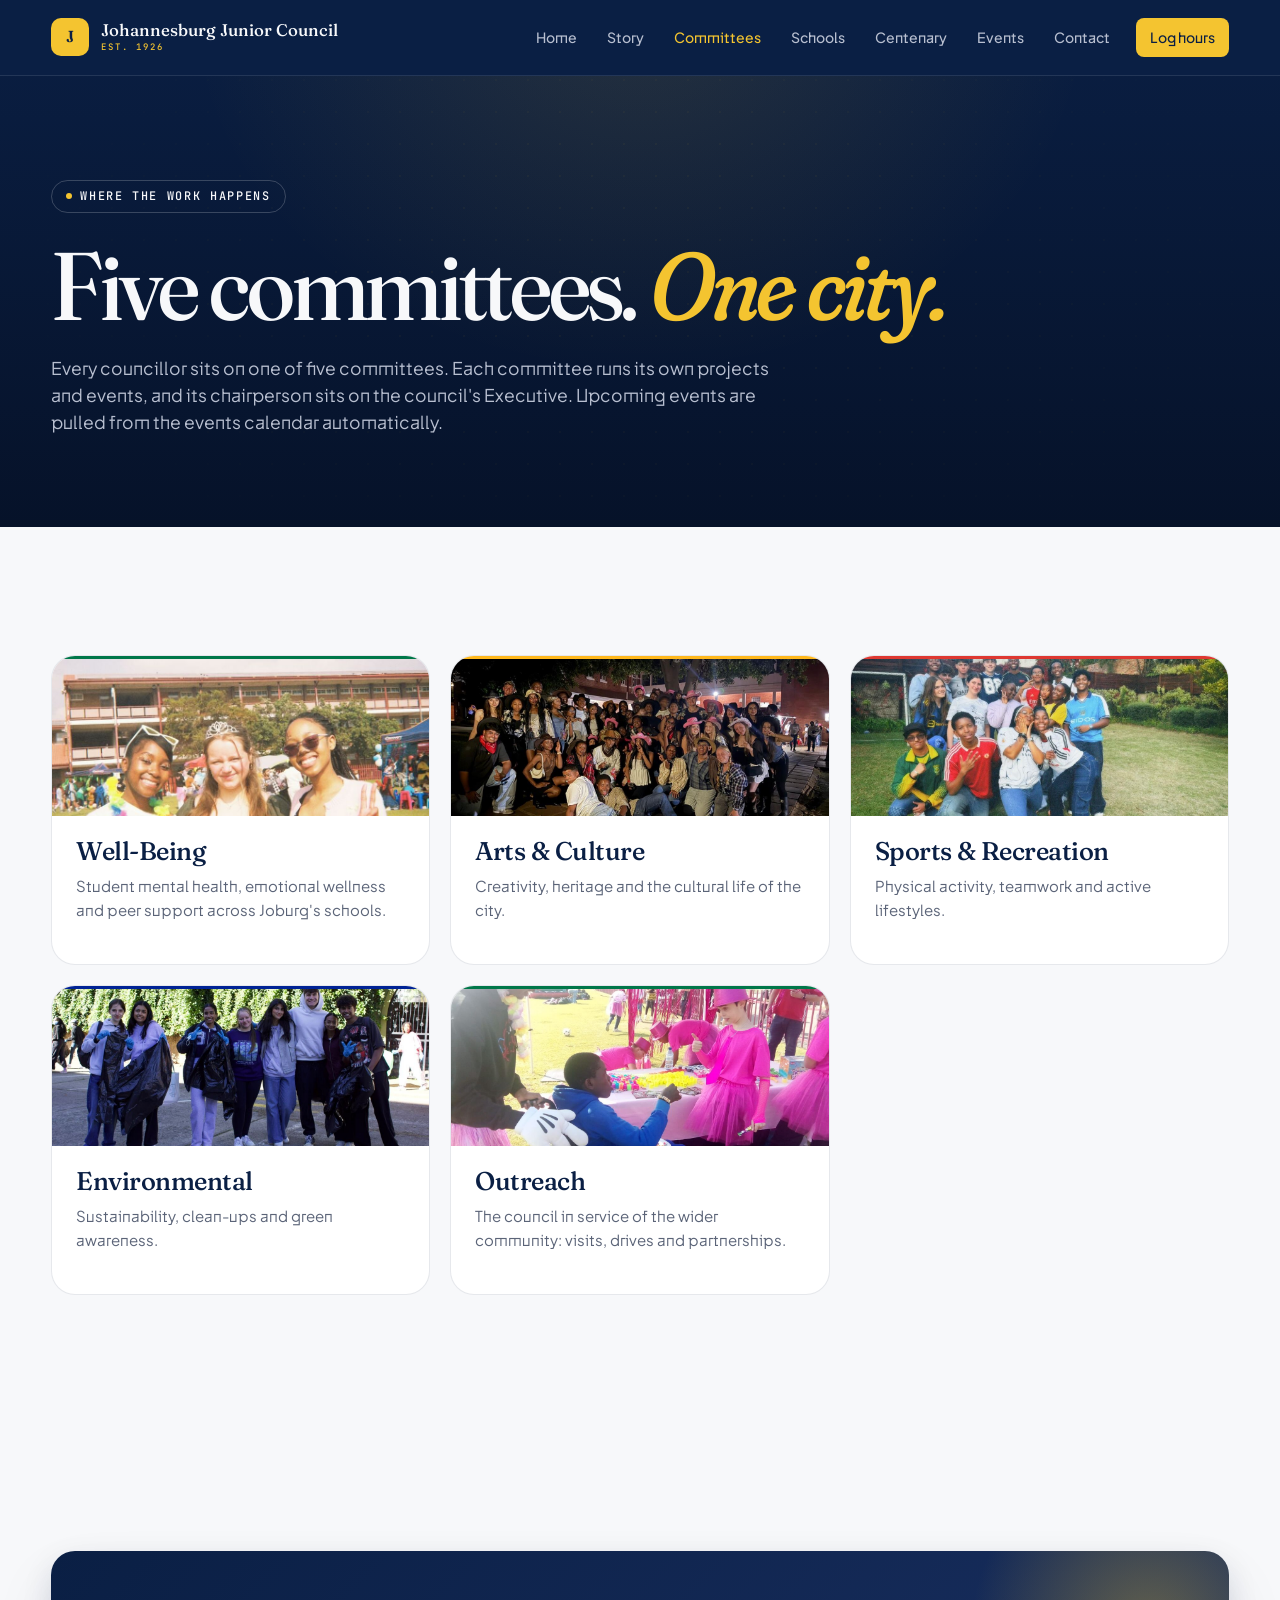
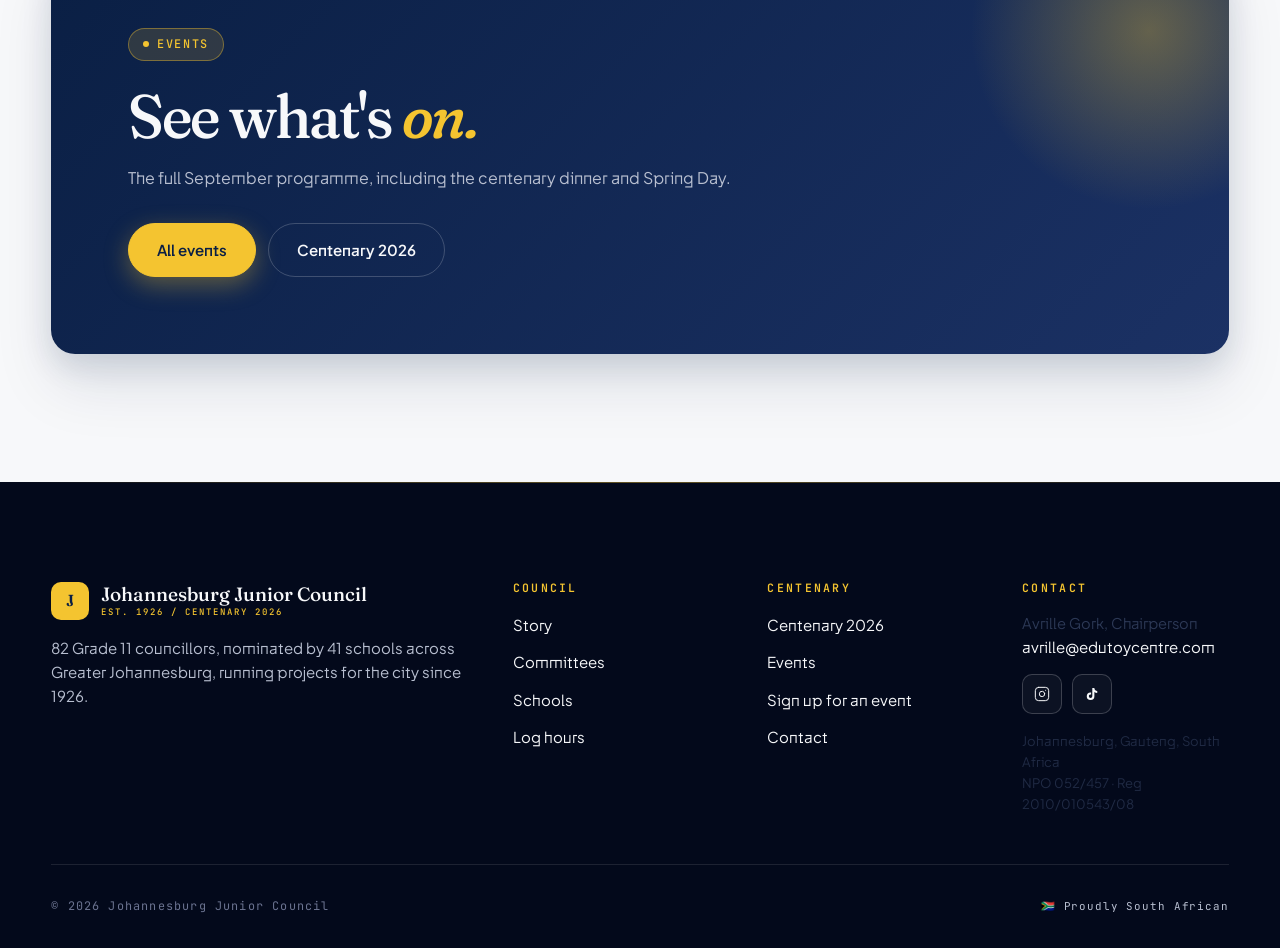
<file: committees.html>
<!DOCTYPE html>
<html lang="en">
<head>
<meta charset="UTF-8">
<meta name="viewport" content="width=device-width, initial-scale=1.0, viewport-fit=cover">
<meta name="description" content="The five committees of the Johannesburg Junior Council and what each is doing this month.">
<meta name="theme-color" content="#0A1F44">
<title>Committees - Johannesburg Junior Council</title>
<link rel="preconnect" href="https://fonts.googleapis.com">
<link rel="preconnect" href="https://fonts.gstatic.com" crossorigin>
<link href="https://fonts.googleapis.com/css2?family=Fraunces:ital,opsz,wght,SOFT,WONK@0,9..144,400..700,0..100,0..1;1,9..144,400..700,0..100,0..1&family=Plus+Jakarta+Sans:wght@400;500;600;700&family=JetBrains+Mono:wght@400;500;600;700&display=swap" rel="stylesheet">
<link rel="stylesheet" href="https://unpkg.com/aos@2.3.4/dist/aos.css">
<link rel="stylesheet" href="styles.css">
</head>
<body>
<div class="scroll-progress" aria-hidden="true"></div>
<header class="site-header solid"><div class="container"><nav class="nav" aria-label="Primary">
<a href="index.html" class="logo"><span class="logo-mark">J</span><span class="logo-text">Johannesburg Junior Council<small>EST. 1926</small></span></a>
<button class="hamburger" aria-label="Toggle menu" aria-expanded="false" aria-controls="site-menu"><span>Menu</span><span class="hamburger-icon" aria-hidden="true"><span></span><span></span><span></span></span></button>
<ul class="nav-links" id="primary-menu">
<li><a href="index.html">Home</a></li>
<li><a href="about.html">Story</a></li>
<li><a href="committees.html" class="active">Committees</a></li>
<li><a href="schools.html">Schools</a></li>
<li><a href="centenary.html">Centenary</a></li>
<li><a href="events.html">Events</a></li>
<li><a href="contact.html">Contact</a></li>
<li><a href="log-hours.html" class="hours-counter"><span>Log hours</span></a></li>
</ul></nav></div></header>
<div class="nav-overlay" id="site-menu" role="dialog" aria-modal="true" aria-label="Site menu">
<p class="menu-label">Menu</p>
<ul>
<li><a href="index.html" class="menu-link">Home</a></li>
<li><a href="about.html" class="menu-link">Story</a></li>
<li><a href="committees.html" class="menu-link active">Committees</a></li>
<li><a href="schools.html" class="menu-link">Schools</a></li>
<li><a href="centenary.html" class="menu-link">Centenary</a></li>
<li><a href="events.html" class="menu-link">Events</a></li>
<li><a href="contact.html" class="menu-link">Contact</a></li>
<li><a href="log-hours.html" class="menu-link">Log hours</a></li>
</ul>
<div class="menu-foot">
<a href="log-hours.html" class="btn btn-primary">Log service hours <svg width="14" height="14" viewBox="0 0 24 24" fill="none" stroke="currentColor" stroke-width="2.5" stroke-linecap="round" stroke-linejoin="round" aria-hidden="true"><path d="M5 12h14M13 5l7 7-7 7"/></svg></a>
<div class="sa-ribbon" aria-hidden="true"></div>
<p>Johannesburg Junior Council &middot; 1926&ndash;2026</p>
</div>
</div>

<main>
<section class="page-header"><div class="container">
<span class="tag outline-light"><span class="dot"></span>Where the work happens</span>
<h1>Five committees. <em>One city.</em></h1>
<p>Every councillor sits on one of five committees. Each committee runs its own projects and events, and its chairperson sits on the council's Executive. Upcoming events are pulled from the events calendar automatically.</p>
</div></section>

<section class="block light"><div class="container">
<div class="committee-grid committee-grid-tall">
<article class="committee-card has-photo" data-aos="fade-up" data-aos-delay="0">
<div class="c-photo"><img src="images/girls-field.jpg" alt="Well-Being committee" loading="lazy"></div>
<div class="c-body">
<h3>Well-Being</h3>
<p>Student mental health, emotional wellness and peer support across Joburg's schools.</p>
<div data-committee-events="Well-Being"></div>
</div>
</article>
<article class="committee-card has-photo" data-aos="fade-up" data-aos-delay="80">
<div class="c-photo"><img src="images/cowboy-night.jpg" alt="Arts and Culture committee" loading="lazy"></div>
<div class="c-body">
<h3>Arts &amp; Culture</h3>
<p>Creativity, heritage and the cultural life of the city.</p>
<div data-committee-events="Arts & Culture"></div>
</div>
</article>
<article class="committee-card has-photo" data-aos="fade-up" data-aos-delay="160">
<div class="c-photo"><img src="images/sports-jerseys.jpg" alt="Sports and Recreation committee" loading="lazy"></div>
<div class="c-body">
<h3>Sports &amp; Recreation</h3>
<p>Physical activity, teamwork and active lifestyles.</p>
<div data-committee-events="Sports & Recreation"></div>
</div>
</article>
<article class="committee-card has-photo" data-aos="fade-up" data-aos-delay="0">
<div class="c-photo"><img src="images/cleanup-crew.jpg" alt="Environmental committee" loading="lazy"></div>
<div class="c-body">
<h3>Environmental</h3>
<p>Sustainability, clean-ups and green awareness.</p>
<div data-committee-events="Environmental"></div>
</div>
</article>
<article class="committee-card has-photo" data-aos="fade-up" data-aos-delay="80">
<div class="c-photo"><img src="images/pink-event.jpg" alt="Outreach committee" loading="lazy"></div>
<div class="c-body">
<h3>Outreach</h3>
<p>The council in service of the wider community: visits, drives and partnerships.</p>
<div data-committee-events="Outreach"></div>
</div>
</article>
</div>
</div></section>

<section class="block light"><div class="container">
<div class="cta-band" data-aos="fade-up">
<span class="tag"><span class="dot"></span>Events</span>
<h2 style="margin-top: 24px;">See what's <em>on.</em></h2>
<p>The full September programme, including the centenary dinner and Spring Day.</p>
<div class="cta-buttons">
<a href="events.html" class="btn btn-primary">All events</a>
<a href="centenary.html" class="btn btn-outline on-dark">Centenary 2026</a>
</div>
</div>
</div></section>

</main>

<footer class="site-footer"><div class="container">
<div class="footer-grid">
<div class="footer-brand">
<a href="index.html" class="logo"><span class="logo-mark">J</span><span class="logo-text">Johannesburg Junior Council<small>EST. 1926 / CENTENARY 2026</small></span></a>
<p><span data-site="councillors">82</span> Grade 11 councillors, nominated by <span data-site="schools">41</span> schools across Greater Johannesburg, running projects for the city since 1926.</p>
</div>
<div><h4>Council</h4><ul><li><a href="about.html">Story</a></li><li><a href="committees.html">Committees</a></li><li><a href="schools.html">Schools</a></li><li><a href="log-hours.html">Log hours</a></li></ul></div>
<div><h4>Centenary</h4><ul><li><a href="centenary.html">Centenary 2026</a></li><li><a href="events.html">Events</a></li><li><a href="events.html#signup">Sign up for an event</a></li><li><a href="contact.html">Contact</a></li></ul></div>
<div><h4>Contact</h4><p style="font-size: 0.92rem; margin-bottom: 14px;">Avrille Gork, Chairperson<br><a href="mailto:avrille@edutoycentre.com" data-site-href="email">avrille@edutoycentre.com</a></p>
<div class="socials" style="margin-bottom: 16px;">
<a href="https://www.instagram.com/jhbjnrcouncil" data-site-href="instagram" target="_blank" rel="noopener" aria-label="Instagram"><svg viewBox="0 0 24 24" fill="none" stroke="currentColor" stroke-width="1.5" stroke-linecap="round" stroke-linejoin="round" aria-hidden="true"><rect x="2" y="2" width="20" height="20" rx="5"/><path d="M16 11.37A4 4 0 1 1 12.63 8 4 4 0 0 1 16 11.37z"/><line x1="17.5" y1="6.5" x2="17.51" y2="6.5"/></svg></a>
<a href="https://www.tiktok.com/@johannesburgjunio" data-site-href="tiktok" target="_blank" rel="noopener" aria-label="TikTok"><svg viewBox="0 0 24 24" fill="currentColor" aria-hidden="true"><path d="M16.6 5.82A4.28 4.28 0 0 1 15.54 3h-3.09v12.4a2.59 2.59 0 0 1-2.59 2.5 2.59 2.59 0 0 1-2.59-2.59 2.59 2.59 0 0 1 3.4-2.46V9.66a5.69 5.69 0 0 0-.81-.06A5.72 5.72 0 0 0 4.14 15.3a5.72 5.72 0 0 0 5.72 5.72 5.72 5.72 0 0 0 5.72-5.72V9.06a7.35 7.35 0 0 0 4.28 1.37V7.34a4.27 4.27 0 0 1-3.26-1.52z"/></svg></a>
</div>
<p style="font-size: 0.82rem; opacity: 0.7;">Johannesburg, Gauteng, South Africa<br>NPO 052/457 &middot; Reg 2010/010543/08</p></div>
</div>
<div class="footer-bottom"><span>&copy; <span data-year>2026</span> Johannesburg Junior Council</span><span class="sa-flag-footer">&#127487;&#127462; Proudly South African</span></div>
</div></footer>

<script src="https://unpkg.com/aos@2.3.4/dist/aos.js"></script>
<script src="site.js"></script>
<script src="events.js"></script>
<script src="script.js"></script>
</body>
</html>
</file>
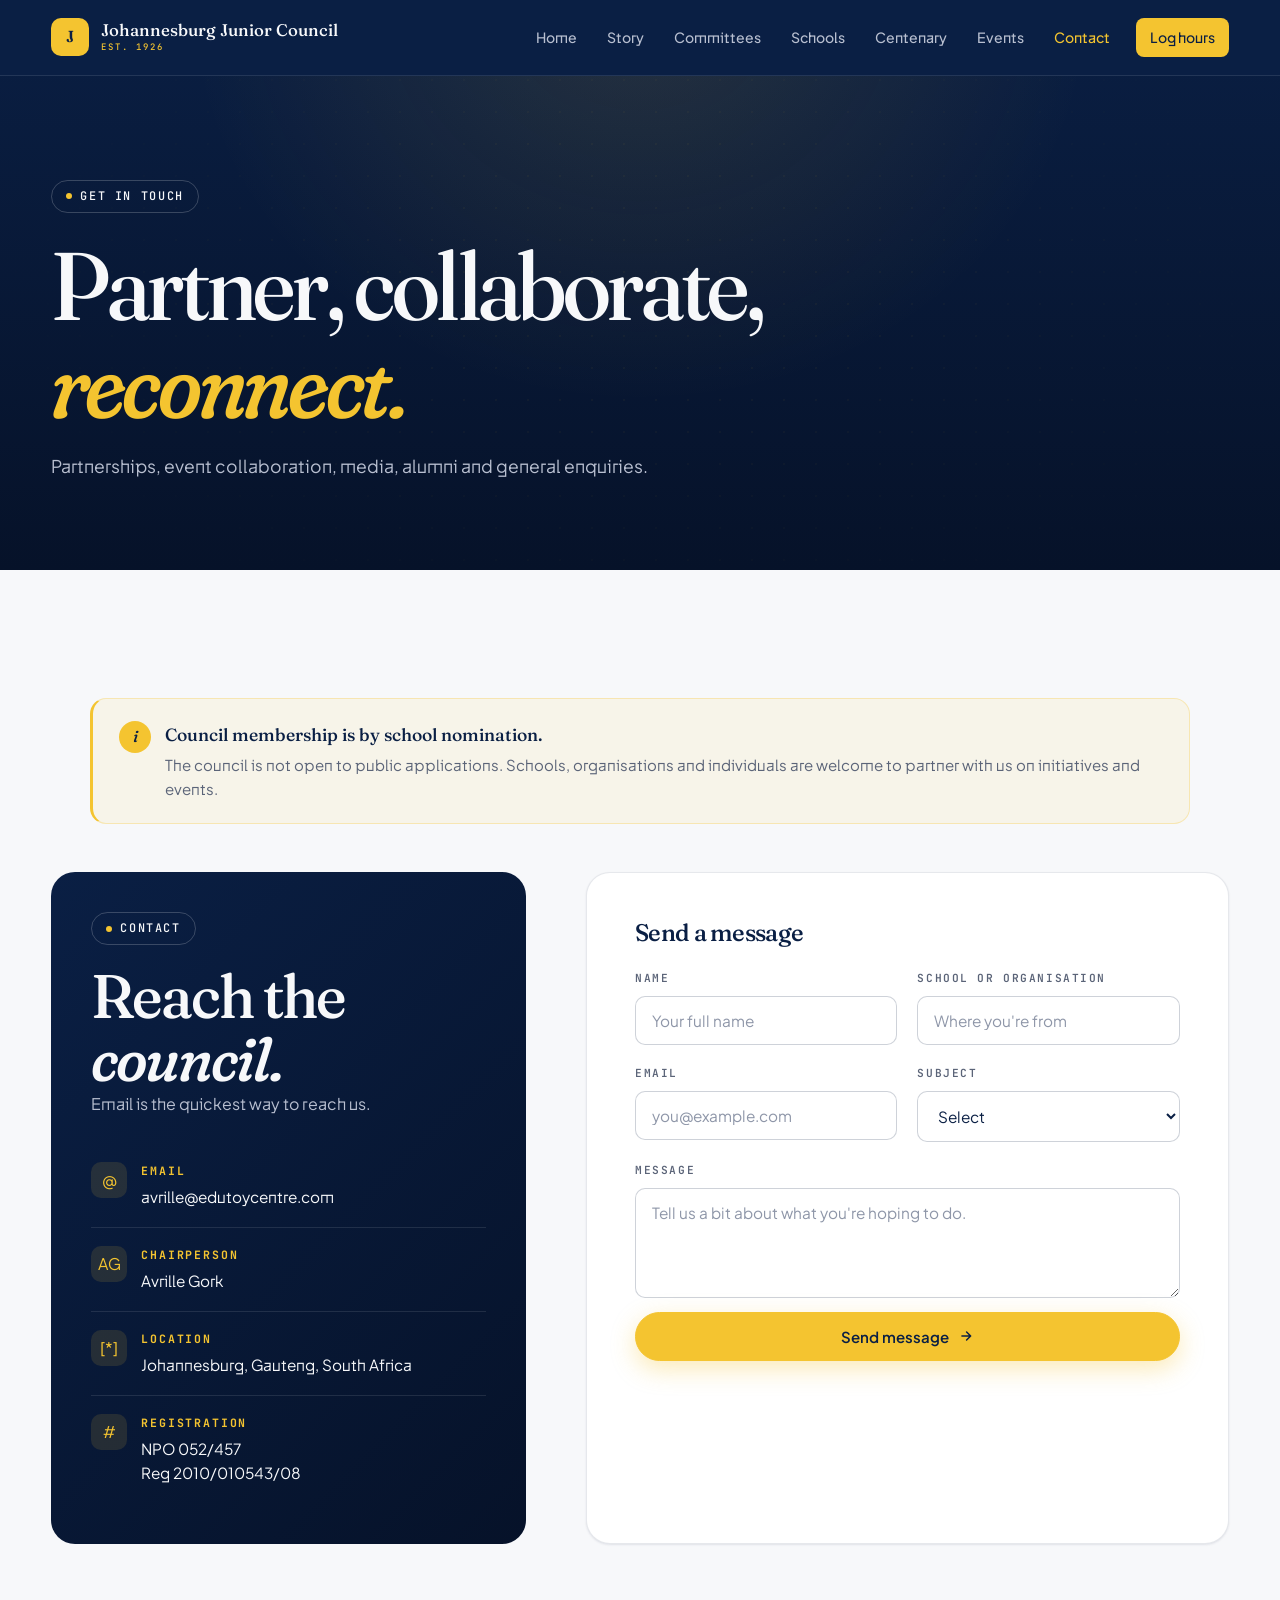
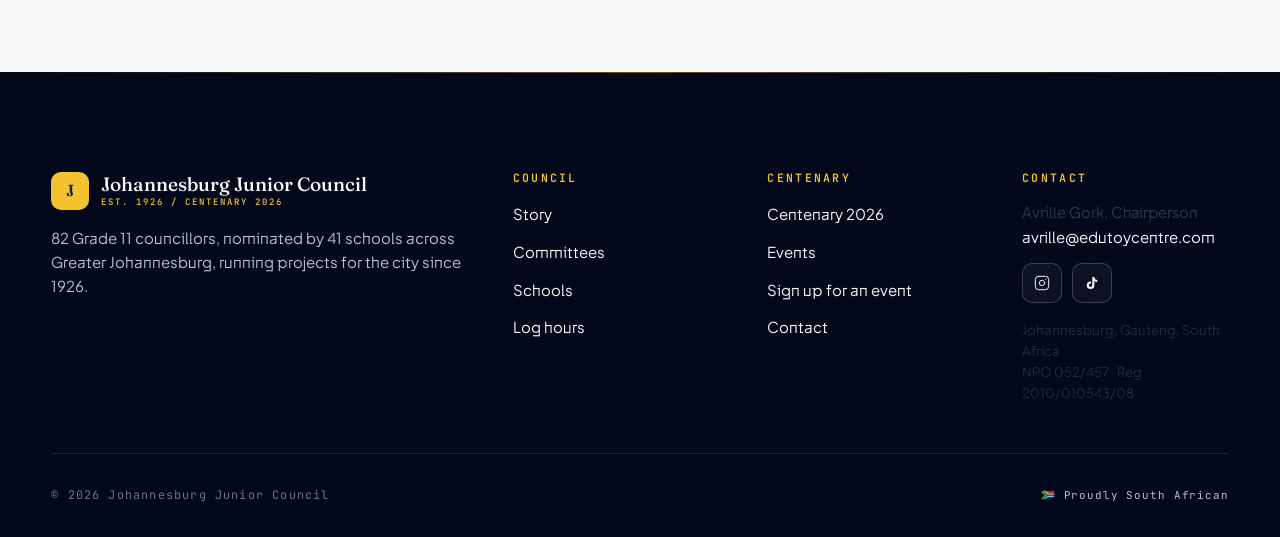
<file: contact.html>
<!DOCTYPE html>
<html lang="en">
<head>
<meta charset="UTF-8">
<meta name="viewport" content="width=device-width, initial-scale=1.0, viewport-fit=cover">
<meta name="description" content="Contact the Johannesburg Junior Council about partnerships, events, media and alumni.">
<meta name="theme-color" content="#0A1F44">
<title>Contact - Johannesburg Junior Council</title>
<link rel="preconnect" href="https://fonts.googleapis.com">
<link rel="preconnect" href="https://fonts.gstatic.com" crossorigin>
<link href="https://fonts.googleapis.com/css2?family=Fraunces:ital,opsz,wght,SOFT,WONK@0,9..144,400..700,0..100,0..1;1,9..144,400..700,0..100,0..1&family=Plus+Jakarta+Sans:wght@400;500;600;700&family=JetBrains+Mono:wght@400;500;600;700&display=swap" rel="stylesheet">
<link rel="stylesheet" href="https://unpkg.com/aos@2.3.4/dist/aos.css">
<link rel="stylesheet" href="styles.css">
</head>
<body>
<div class="scroll-progress" aria-hidden="true"></div>
<header class="site-header solid"><div class="container"><nav class="nav" aria-label="Primary">
<a href="index.html" class="logo"><span class="logo-mark">J</span><span class="logo-text">Johannesburg Junior Council<small>EST. 1926</small></span></a>
<button class="hamburger" aria-label="Toggle menu" aria-expanded="false" aria-controls="site-menu"><span>Menu</span><span class="hamburger-icon" aria-hidden="true"><span></span><span></span><span></span></span></button>
<ul class="nav-links" id="primary-menu">
<li><a href="index.html">Home</a></li>
<li><a href="about.html">Story</a></li>
<li><a href="committees.html">Committees</a></li>
<li><a href="schools.html">Schools</a></li>
<li><a href="centenary.html">Centenary</a></li>
<li><a href="events.html">Events</a></li>
<li><a href="contact.html" class="active">Contact</a></li>
<li><a href="log-hours.html" class="hours-counter"><span>Log hours</span></a></li>
</ul></nav></div></header>
<div class="nav-overlay" id="site-menu" role="dialog" aria-modal="true" aria-label="Site menu">
<p class="menu-label">Menu</p>
<ul>
<li><a href="index.html" class="menu-link">Home</a></li>
<li><a href="about.html" class="menu-link">Story</a></li>
<li><a href="committees.html" class="menu-link">Committees</a></li>
<li><a href="schools.html" class="menu-link">Schools</a></li>
<li><a href="centenary.html" class="menu-link">Centenary</a></li>
<li><a href="events.html" class="menu-link">Events</a></li>
<li><a href="contact.html" class="menu-link active">Contact</a></li>
<li><a href="log-hours.html" class="menu-link">Log hours</a></li>
</ul>
<div class="menu-foot">
<a href="log-hours.html" class="btn btn-primary">Log service hours <svg width="14" height="14" viewBox="0 0 24 24" fill="none" stroke="currentColor" stroke-width="2.5" stroke-linecap="round" stroke-linejoin="round" aria-hidden="true"><path d="M5 12h14M13 5l7 7-7 7"/></svg></a>
<div class="sa-ribbon" aria-hidden="true"></div>
<p>Johannesburg Junior Council &middot; 1926&ndash;2026</p>
</div>
</div>

<main>
<section class="page-header"><div class="container">
<span class="tag outline-light"><span class="dot"></span>Get in touch</span>
<h1>Partner, collaborate, <em>reconnect.</em></h1>
<p>Partnerships, event collaboration, media, alumni and general enquiries.</p>
</div></section>

<section class="block light"><div class="container">
<div class="notice-card" data-aos="fade-up" style="max-width: 1100px; margin: 0 auto 48px;">
<div class="notice-icon" aria-hidden="true">i</div>
<div><strong>Council membership is by school nomination.</strong>
<p>The council is not open to public applications. Schools, organisations and individuals are welcome to partner with us on initiatives and events.</p>
</div>
</div>

<div class="contact-grid">
<aside class="contact-info-card" data-aos="fade-up">
<span class="tag outline-light"><span class="dot"></span>Contact</span>
<h2 id="ci-title" style="margin-top: 20px;">Reach the <em>council.</em></h2>
<p style="margin-bottom: 28px;">Email is the quickest way to reach us.</p>
<div class="info-item"><div class="info-icon">@</div><div><strong>Email</strong><p><a href="mailto:avrille@edutoycentre.com">avrille@edutoycentre.com</a></p></div></div>
<div class="info-item"><div class="info-icon">AG</div><div><strong>Chairperson</strong><p>Avrille Gork</p></div></div>
<div class="info-item"><div class="info-icon">[*]</div><div><strong>Location</strong><p>Johannesburg, Gauteng, South Africa</p></div></div>
<div class="info-item"><div class="info-icon">#</div><div><strong>Registration</strong><p>NPO 052/457<br>Reg 2010/010543/08</p></div></div>
</aside>

<form class="form-card" name="contact" method="POST" action="/contact.html" data-netlify="true" netlify-honeypot="website" data-aos="fade-up" data-aos-delay="100" id="contact-form" aria-labelledby="cf-title">
<input type="hidden" name="form-name" value="contact">
<p class="hp-field"><label>Leave this empty <input name="website" tabindex="-1" autocomplete="off"></label></p>
<h3 id="cf-title" style="margin-bottom: 24px; font-family: 'Fraunces', serif; font-weight: 500; font-size: 1.5rem;">Send a message</h3>
<div class="form-grid">
<div class="field"><label for="cn">Name</label><input type="text" id="cn" name="name" placeholder="Your full name" required></div>
<div class="field"><label for="co">School or organisation</label><input type="text" id="co" name="organisation" placeholder="Where you're from"></div>
<div class="field"><label for="ce">Email</label><input type="email" id="ce" name="email" placeholder="you@example.com" required></div>
<div class="field"><label for="cs">Subject</label><select id="cs" name="subject" required><option value="">Select</option><option>General enquiry</option><option>Partnership</option><option>Event collaboration</option><option>Alumni</option><option>Media</option></select></div>
<div class="field full"><label for="cm">Message</label><textarea id="cm" name="message" placeholder="Tell us a bit about what you're hoping to do." required></textarea></div>
</div>
<button type="submit" class="btn btn-primary" style="width: 100%; justify-content: center;">Send message <svg width="14" height="14" viewBox="0 0 24 24" fill="none" stroke="currentColor" stroke-width="2.5" stroke-linecap="round" stroke-linejoin="round" aria-hidden="true"><path d="M5 12h14M13 5l7 7-7 7"/></svg></button>
<div class="form-success" role="status">Sent. We'll be in touch.</div>
<div class="form-error" role="alert">Couldn't send just now. Email us directly at <a href="mailto:avrille@edutoycentre.com">avrille@edutoycentre.com</a>.</div>
</form>
</div>
</div></section>
</main>

<footer class="site-footer"><div class="container">
<div class="footer-grid">
<div class="footer-brand">
<a href="index.html" class="logo"><span class="logo-mark">J</span><span class="logo-text">Johannesburg Junior Council<small>EST. 1926 / CENTENARY 2026</small></span></a>
<p><span data-site="councillors">82</span> Grade 11 councillors, nominated by <span data-site="schools">41</span> schools across Greater Johannesburg, running projects for the city since 1926.</p>
</div>
<div><h4>Council</h4><ul><li><a href="about.html">Story</a></li><li><a href="committees.html">Committees</a></li><li><a href="schools.html">Schools</a></li><li><a href="log-hours.html">Log hours</a></li></ul></div>
<div><h4>Centenary</h4><ul><li><a href="centenary.html">Centenary 2026</a></li><li><a href="events.html">Events</a></li><li><a href="events.html#signup">Sign up for an event</a></li><li><a href="contact.html">Contact</a></li></ul></div>
<div><h4>Contact</h4><p style="font-size: 0.92rem; margin-bottom: 14px;">Avrille Gork, Chairperson<br><a href="mailto:avrille@edutoycentre.com" data-site-href="email">avrille@edutoycentre.com</a></p>
<div class="socials" style="margin-bottom: 16px;">
<a href="https://www.instagram.com/jhbjnrcouncil" data-site-href="instagram" target="_blank" rel="noopener" aria-label="Instagram"><svg viewBox="0 0 24 24" fill="none" stroke="currentColor" stroke-width="1.5" stroke-linecap="round" stroke-linejoin="round" aria-hidden="true"><rect x="2" y="2" width="20" height="20" rx="5"/><path d="M16 11.37A4 4 0 1 1 12.63 8 4 4 0 0 1 16 11.37z"/><line x1="17.5" y1="6.5" x2="17.51" y2="6.5"/></svg></a>
<a href="https://www.tiktok.com/@johannesburgjunio" data-site-href="tiktok" target="_blank" rel="noopener" aria-label="TikTok"><svg viewBox="0 0 24 24" fill="currentColor" aria-hidden="true"><path d="M16.6 5.82A4.28 4.28 0 0 1 15.54 3h-3.09v12.4a2.59 2.59 0 0 1-2.59 2.5 2.59 2.59 0 0 1-2.59-2.59 2.59 2.59 0 0 1 3.4-2.46V9.66a5.69 5.69 0 0 0-.81-.06A5.72 5.72 0 0 0 4.14 15.3a5.72 5.72 0 0 0 5.72 5.72 5.72 5.72 0 0 0 5.72-5.72V9.06a7.35 7.35 0 0 0 4.28 1.37V7.34a4.27 4.27 0 0 1-3.26-1.52z"/></svg></a>
</div>
<p style="font-size: 0.82rem; opacity: 0.7;">Johannesburg, Gauteng, South Africa<br>NPO 052/457 &middot; Reg 2010/010543/08</p></div>
</div>
<div class="footer-bottom"><span>&copy; <span data-year>2026</span> Johannesburg Junior Council</span><span class="sa-flag-footer">&#127487;&#127462; Proudly South African</span></div>
</div></footer>

<script src="https://unpkg.com/aos@2.3.4/dist/aos.js"></script>
<script src="site.js"></script>
<script src="events.js"></script>
<script src="script.js"></script>
</body>
</html>
</file>
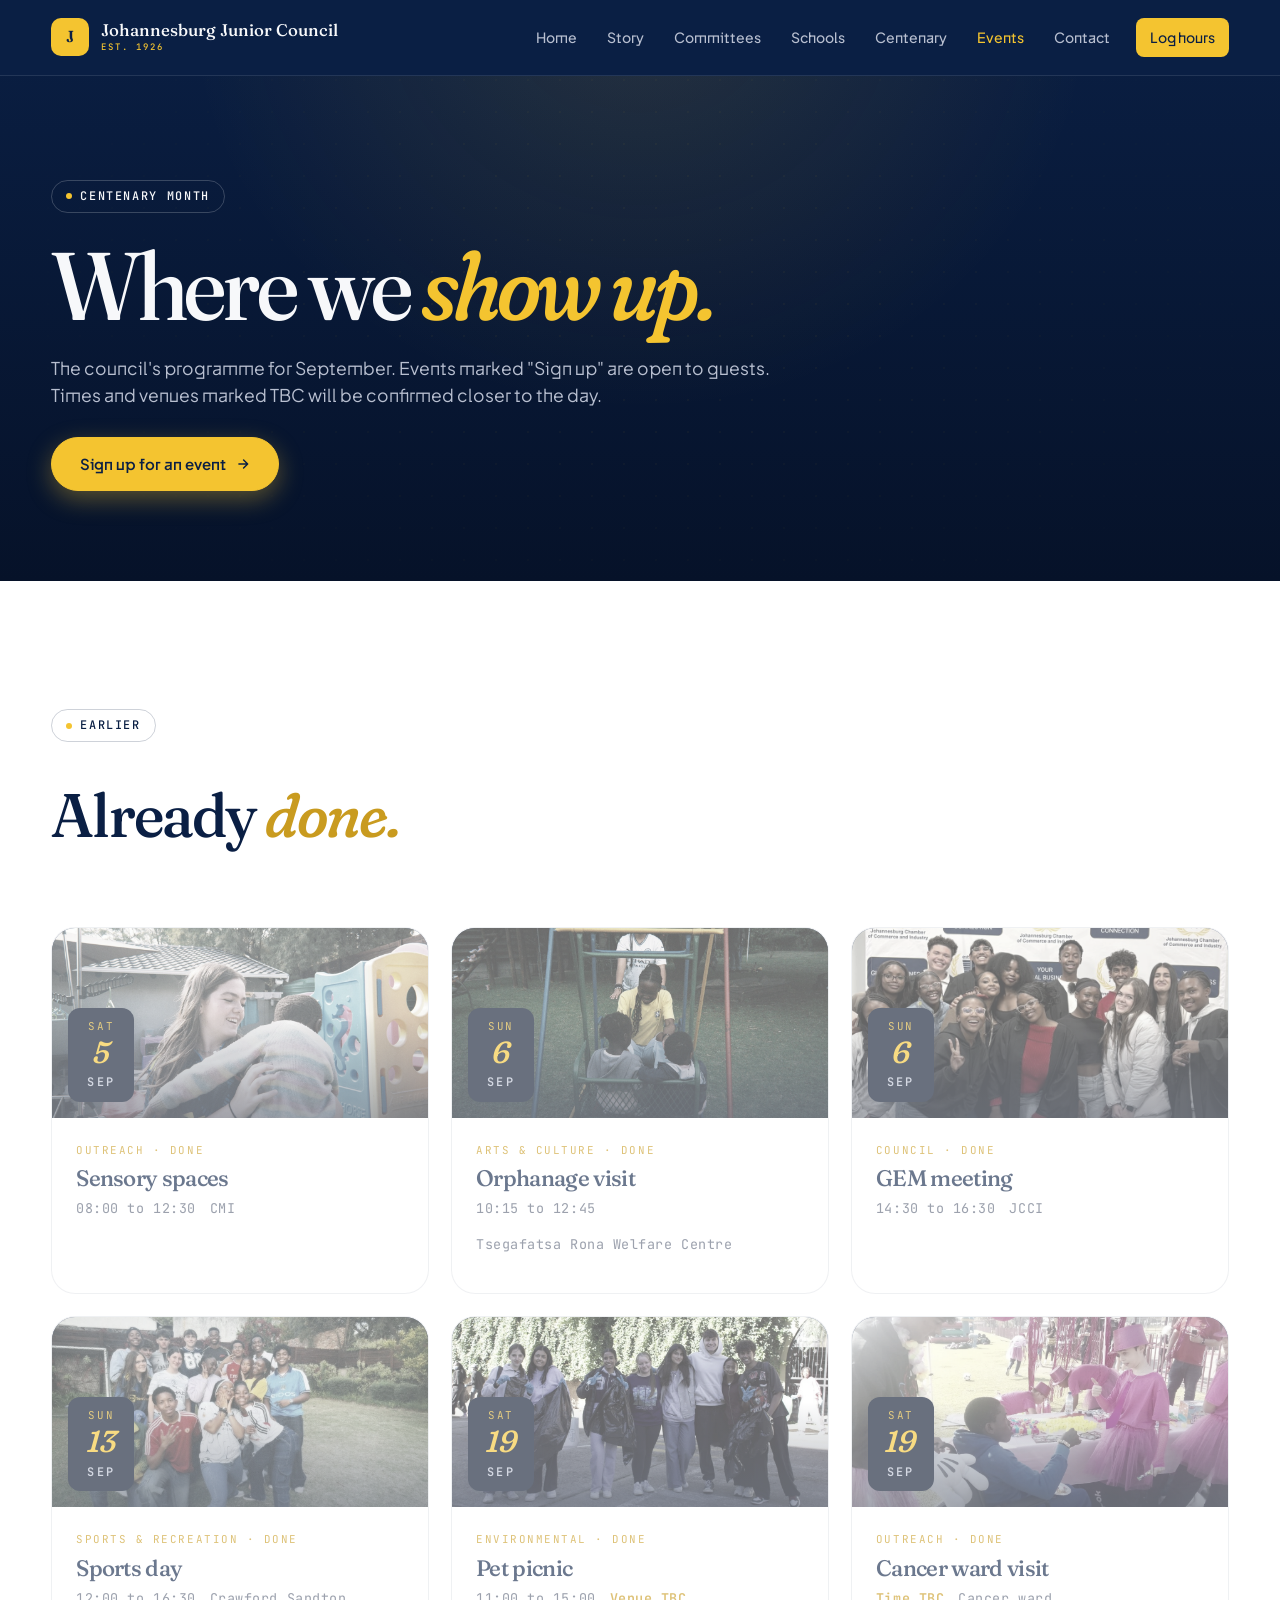
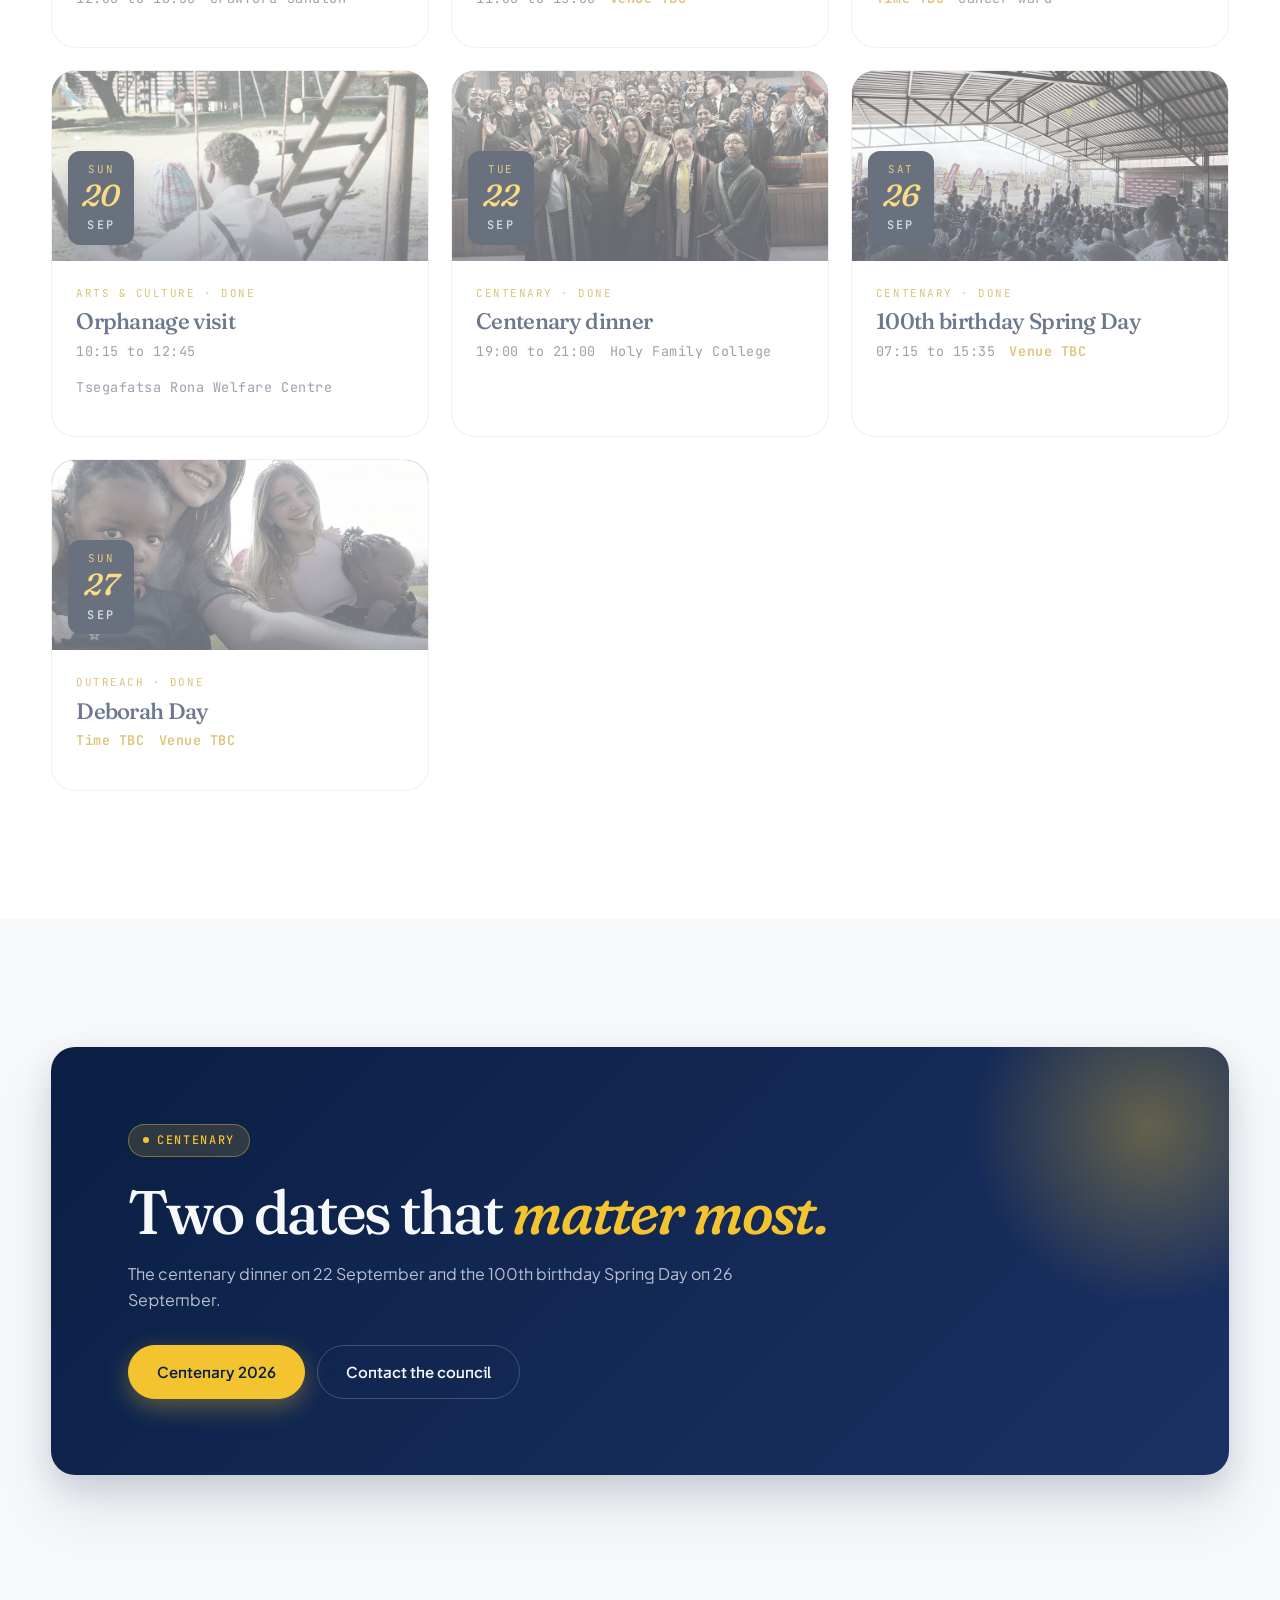
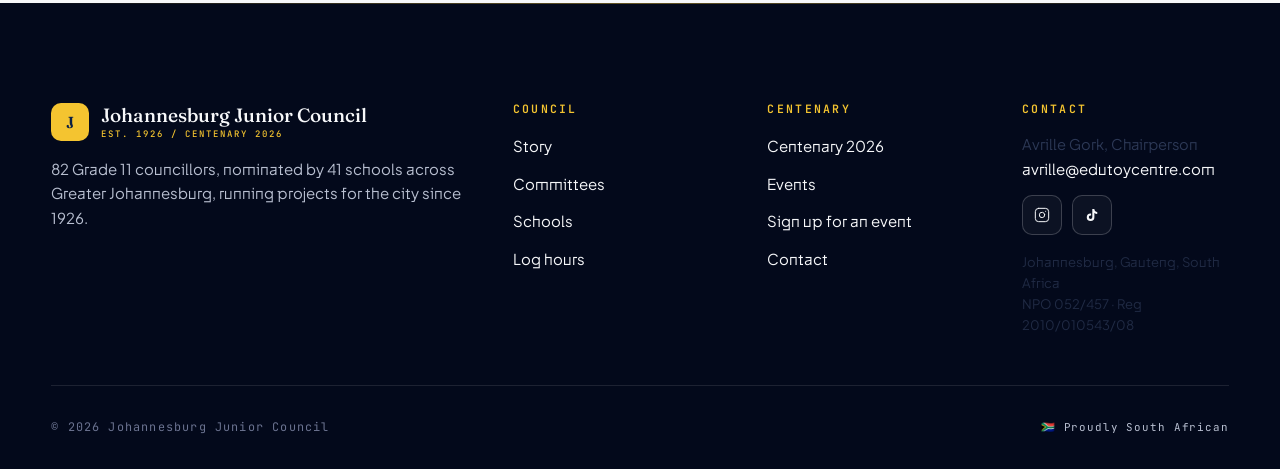
<file: events.html>
<!DOCTYPE html>
<html lang="en">
<head>
<meta charset="UTF-8">
<meta name="viewport" content="width=device-width, initial-scale=1.0, viewport-fit=cover">
<meta name="description" content="The Johannesburg Junior Council's programme for September 2026, including the centenary dinner and Spring Day.">
<meta name="theme-color" content="#0A1F44">
<title>Events - Johannesburg Junior Council</title>
<link rel="preconnect" href="https://fonts.googleapis.com">
<link rel="preconnect" href="https://fonts.gstatic.com" crossorigin>
<link href="https://fonts.googleapis.com/css2?family=Fraunces:ital,opsz,wght,SOFT,WONK@0,9..144,400..700,0..100,0..1;1,9..144,400..700,0..100,0..1&family=Plus+Jakarta+Sans:wght@400;500;600;700&family=JetBrains+Mono:wght@400;500;600;700&display=swap" rel="stylesheet">
<link rel="stylesheet" href="https://unpkg.com/aos@2.3.4/dist/aos.css">
<link rel="stylesheet" href="styles.css">
</head>
<body>
<div class="scroll-progress" aria-hidden="true"></div>
<header class="site-header solid"><div class="container"><nav class="nav" aria-label="Primary">
<a href="index.html" class="logo"><span class="logo-mark">J</span><span class="logo-text">Johannesburg Junior Council<small>EST. 1926</small></span></a>
<button class="hamburger" aria-label="Toggle menu" aria-expanded="false" aria-controls="site-menu"><span>Menu</span><span class="hamburger-icon" aria-hidden="true"><span></span><span></span><span></span></span></button>
<ul class="nav-links" id="primary-menu">
<li><a href="index.html">Home</a></li>
<li><a href="about.html">Story</a></li>
<li><a href="committees.html">Committees</a></li>
<li><a href="schools.html">Schools</a></li>
<li><a href="centenary.html">Centenary</a></li>
<li><a href="events.html" class="active">Events</a></li>
<li><a href="contact.html">Contact</a></li>
<li><a href="log-hours.html" class="hours-counter"><span>Log hours</span></a></li>
</ul></nav></div></header>
<div class="nav-overlay" id="site-menu" role="dialog" aria-modal="true" aria-label="Site menu">
<p class="menu-label">Menu</p>
<ul>
<li><a href="index.html" class="menu-link">Home</a></li>
<li><a href="about.html" class="menu-link">Story</a></li>
<li><a href="committees.html" class="menu-link">Committees</a></li>
<li><a href="schools.html" class="menu-link">Schools</a></li>
<li><a href="centenary.html" class="menu-link">Centenary</a></li>
<li><a href="events.html" class="menu-link active">Events</a></li>
<li><a href="contact.html" class="menu-link">Contact</a></li>
<li><a href="log-hours.html" class="menu-link">Log hours</a></li>
</ul>
<div class="menu-foot">
<a href="log-hours.html" class="btn btn-primary">Log service hours <svg width="14" height="14" viewBox="0 0 24 24" fill="none" stroke="currentColor" stroke-width="2.5" stroke-linecap="round" stroke-linejoin="round" aria-hidden="true"><path d="M5 12h14M13 5l7 7-7 7"/></svg></a>
<div class="sa-ribbon" aria-hidden="true"></div>
<p>Johannesburg Junior Council &middot; 1926&ndash;2026</p>
</div>
</div>

<main>
<section class="page-header"><div class="container">
<span class="tag outline-light"><span class="dot"></span>Centenary month</span>
<h1>Where we <em>show up.</em></h1>
<p>The council's programme for September. Events marked "Sign up" are open to guests. Times and venues marked TBC will be confirmed closer to the day.</p>
<div class="hero-cta" style="margin-top: 28px;"><a href="#signup" class="btn btn-primary">Sign up for an event <svg width="14" height="14" viewBox="0 0 24 24" fill="none" stroke="currentColor" stroke-width="2.5" stroke-linecap="round" stroke-linejoin="round" aria-hidden="true"><path d="M5 12h14M13 5l7 7-7 7"/></svg></a></div>
</div></section>

<section class="block light" data-events-section><div class="container">
<div class="section-intro" data-aos="fade-up">
<span class="tag"><span class="dot"></span>Upcoming</span>
<h2 style="margin-top: 22px;">What's <em>next.</em></h2>
</div>
<div class="events-grid" data-events="upcoming"></div>
</div></section>

<section class="block dark" id="signup" data-signup-section><div class="container">
<div class="section-intro" data-aos="fade-up">
<span class="tag outline-light"><span class="dot"></span>Sign up</span>
<h2 style="margin-top: 22px;">Put your name <em>down.</em></h2>
<p>Guests, alumni, partner schools and supporters are welcome at the events marked open. Choose the event and we will save you a place.</p>
</div>
<form class="form-card" name="event-signup" method="POST" action="/events.html" data-netlify="true" netlify-honeypot="website" id="event-signup-form" style="max-width: 760px; margin: 0 auto;" data-aos="fade-up">
<input type="hidden" name="form-name" value="event-signup">
<p class="hp-field"><label>Leave this empty <input name="website" tabindex="-1" autocomplete="off"></label></p>
<div class="form-grid">
<div class="field"><label for="su-name">Full name</label><input type="text" id="su-name" name="name" placeholder="First and last name" required autocomplete="name"></div>
<div class="field"><label for="su-email">Email</label><input type="email" id="su-email" name="email" placeholder="you@example.com" required autocomplete="email"></div>
<div class="field"><label for="su-org">School or organisation</label><input type="text" id="su-org" name="organisation" placeholder="Where you're from"></div>
<div class="field"><label for="su-phone">Phone (optional)</label><input type="tel" id="su-phone" name="phone" placeholder="For day-of changes" autocomplete="tel"></div>
<div class="field"><label for="su-event">Which event?</label><select id="su-event" name="event" required data-signup-events="" data-default-event=""><option value="">Choose an event</option></select></div>
<div class="field"><label for="su-count">How many people?</label><input type="number" id="su-count" name="attendees" min="1" max="20" value="1" required></div>
<div class="field full"><label for="su-notes">Anything we should know? (dietary, access, questions)</label><textarea id="su-notes" name="notes" placeholder="Optional"></textarea></div>
</div>
<button type="submit" class="btn btn-primary" style="width: 100%; justify-content: center;">Sign up <svg width="14" height="14" viewBox="0 0 24 24" fill="none" stroke="currentColor" stroke-width="2.5" stroke-linecap="round" stroke-linejoin="round" aria-hidden="true"><path d="M5 12h14M13 5l7 7-7 7"/></svg></button>
<div class="form-success" role="status">You're on the list. The council will confirm by email.</div>
<div class="form-error" role="alert">Couldn't send just now. Email us directly at <a href="mailto:avrille@edutoycentre.com" data-site-href="email">avrille@edutoycentre.com</a>.</div>
<p class="signup-note">Signing up puts your name on the list for that event. The council confirms details, including any venue or time still marked TBC, by email.</p>
</form>
</div></section>

<section class="block white" data-events-section><div class="container">
<div class="section-intro" data-aos="fade-up">
<span class="tag"><span class="dot"></span>Earlier</span>
<h2 style="margin-top: 22px;">Already <em>done.</em></h2>
</div>
<div class="events-grid" data-events="past"></div>
</div></section>

<section class="block light"><div class="container">
<div class="cta-band" data-aos="fade-up">
<span class="tag"><span class="dot"></span>Centenary</span>
<h2 style="margin-top: 24px;">Two dates that <em>matter most.</em></h2>
<p>The centenary dinner on 22 September and the 100th birthday Spring Day on 26 September.</p>
<div class="cta-buttons">
<a href="centenary.html" class="btn btn-primary">Centenary 2026</a>
<a href="contact.html" class="btn btn-outline on-dark">Contact the council</a>
</div>
</div>
</div></section>

</main>

<footer class="site-footer"><div class="container">
<div class="footer-grid">
<div class="footer-brand">
<a href="index.html" class="logo"><span class="logo-mark">J</span><span class="logo-text">Johannesburg Junior Council<small>EST. 1926 / CENTENARY 2026</small></span></a>
<p><span data-site="councillors">82</span> Grade 11 councillors, nominated by <span data-site="schools">41</span> schools across Greater Johannesburg, running projects for the city since 1926.</p>
</div>
<div><h4>Council</h4><ul><li><a href="about.html">Story</a></li><li><a href="committees.html">Committees</a></li><li><a href="schools.html">Schools</a></li><li><a href="log-hours.html">Log hours</a></li></ul></div>
<div><h4>Centenary</h4><ul><li><a href="centenary.html">Centenary 2026</a></li><li><a href="events.html">Events</a></li><li><a href="events.html#signup">Sign up for an event</a></li><li><a href="contact.html">Contact</a></li></ul></div>
<div><h4>Contact</h4><p style="font-size: 0.92rem; margin-bottom: 14px;">Avrille Gork, Chairperson<br><a href="mailto:avrille@edutoycentre.com" data-site-href="email">avrille@edutoycentre.com</a></p>
<div class="socials" style="margin-bottom: 16px;">
<a href="https://www.instagram.com/jhbjnrcouncil" data-site-href="instagram" target="_blank" rel="noopener" aria-label="Instagram"><svg viewBox="0 0 24 24" fill="none" stroke="currentColor" stroke-width="1.5" stroke-linecap="round" stroke-linejoin="round" aria-hidden="true"><rect x="2" y="2" width="20" height="20" rx="5"/><path d="M16 11.37A4 4 0 1 1 12.63 8 4 4 0 0 1 16 11.37z"/><line x1="17.5" y1="6.5" x2="17.51" y2="6.5"/></svg></a>
<a href="https://www.tiktok.com/@johannesburgjunio" data-site-href="tiktok" target="_blank" rel="noopener" aria-label="TikTok"><svg viewBox="0 0 24 24" fill="currentColor" aria-hidden="true"><path d="M16.6 5.82A4.28 4.28 0 0 1 15.54 3h-3.09v12.4a2.59 2.59 0 0 1-2.59 2.5 2.59 2.59 0 0 1-2.59-2.59 2.59 2.59 0 0 1 3.4-2.46V9.66a5.69 5.69 0 0 0-.81-.06A5.72 5.72 0 0 0 4.14 15.3a5.72 5.72 0 0 0 5.72 5.72 5.72 5.72 0 0 0 5.72-5.72V9.06a7.35 7.35 0 0 0 4.28 1.37V7.34a4.27 4.27 0 0 1-3.26-1.52z"/></svg></a>
</div>
<p style="font-size: 0.82rem; opacity: 0.7;">Johannesburg, Gauteng, South Africa<br>NPO 052/457 &middot; Reg 2010/010543/08</p></div>
</div>
<div class="footer-bottom"><span>&copy; <span data-year>2026</span> Johannesburg Junior Council</span><span class="sa-flag-footer">&#127487;&#127462; Proudly South African</span></div>
</div></footer>

<script src="https://unpkg.com/aos@2.3.4/dist/aos.js"></script>
<script src="site.js"></script>
<script src="events.js"></script>
<script src="script.js"></script>
</body>
</html>
</file>
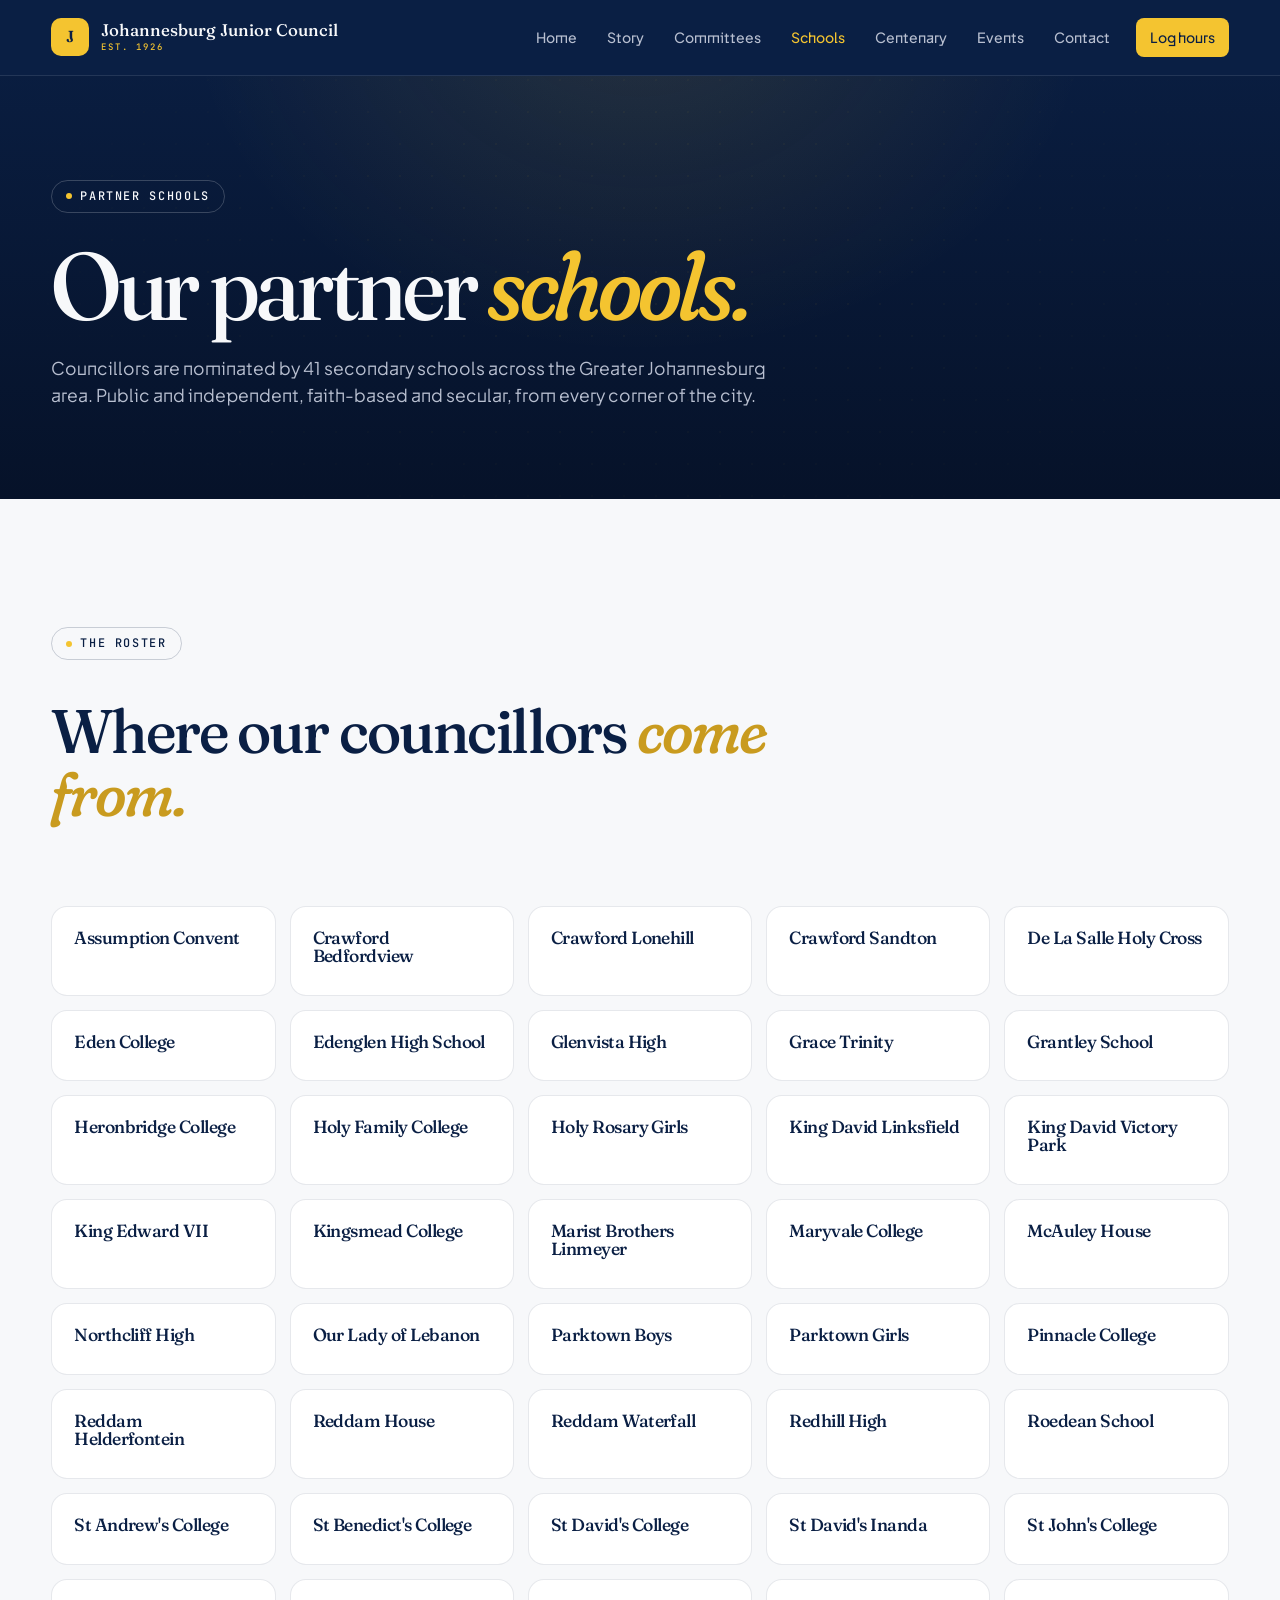
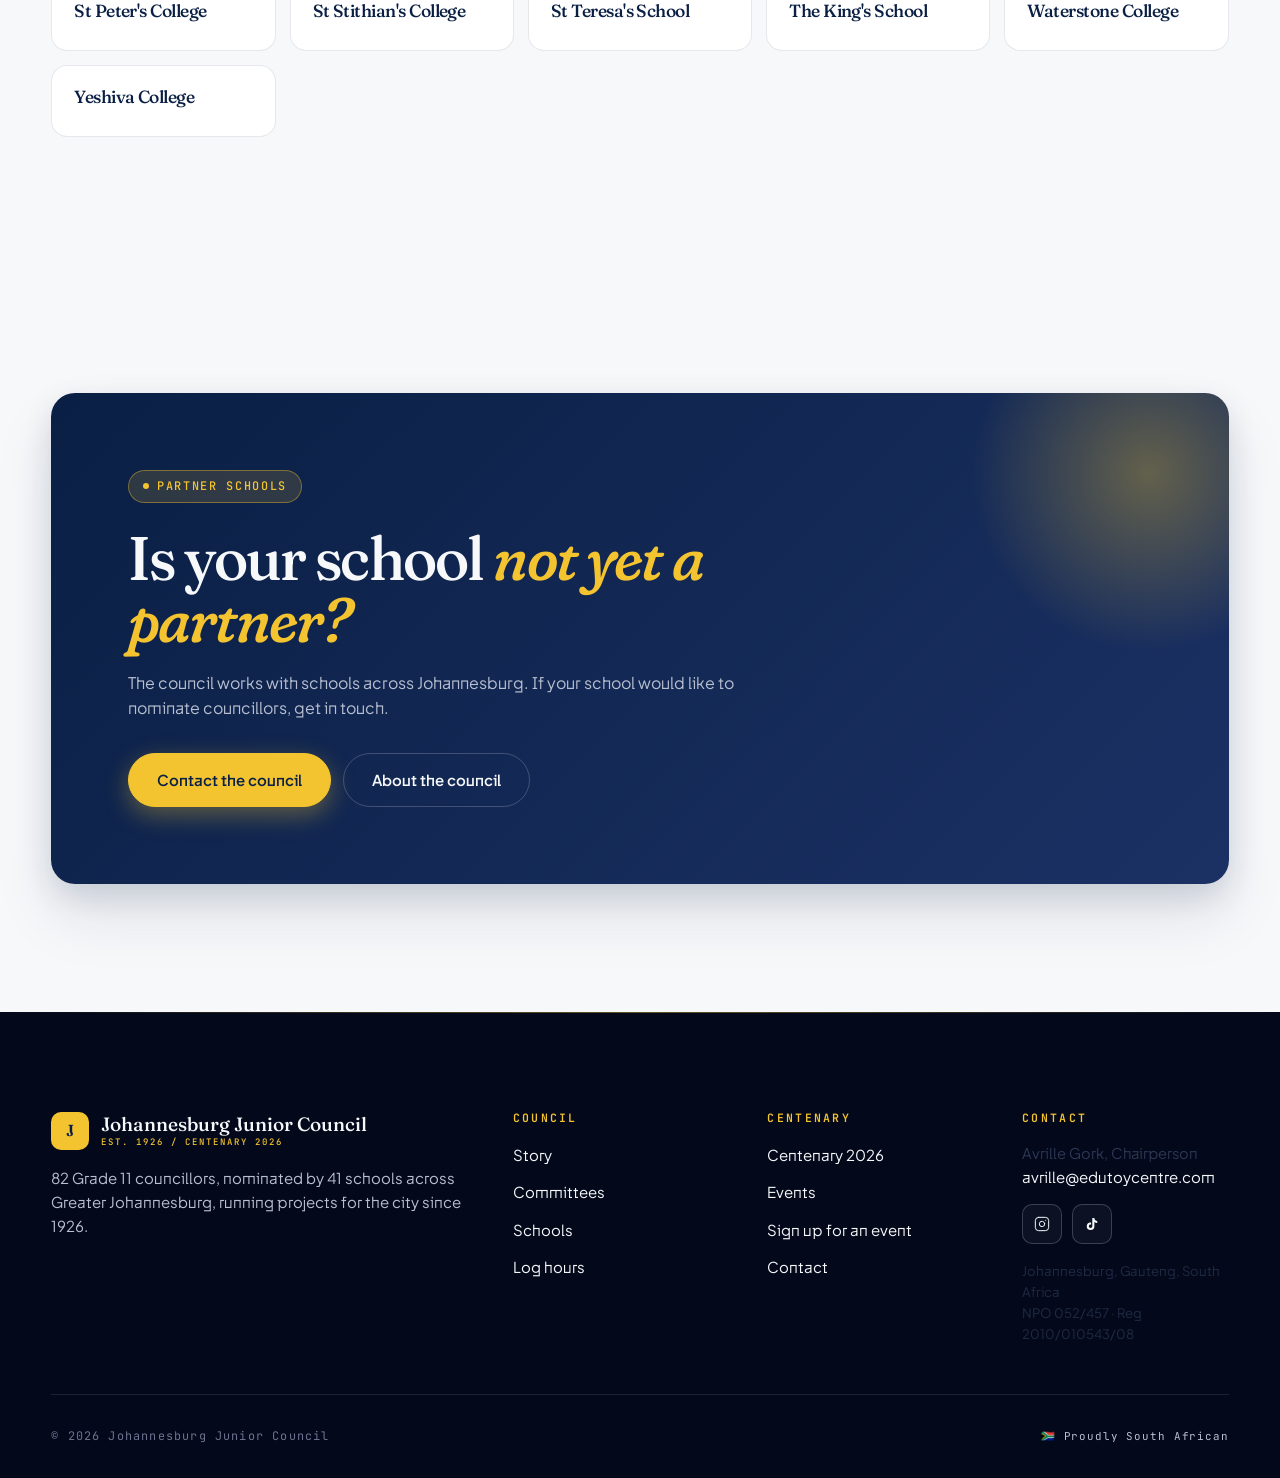
<file: schools.html>
<!DOCTYPE html>
<html lang="en">
<head>
<meta charset="UTF-8">
<meta name="viewport" content="width=device-width, initial-scale=1.0, viewport-fit=cover">
<meta name="description" content="The Greater Johannesburg secondary schools whose learners are nominated to the Johannesburg Junior Council.">
<meta name="theme-color" content="#0A1F44">
<title>Schools - Johannesburg Junior Council</title>
<link rel="preconnect" href="https://fonts.googleapis.com">
<link rel="preconnect" href="https://fonts.gstatic.com" crossorigin>
<link href="https://fonts.googleapis.com/css2?family=Fraunces:ital,opsz,wght,SOFT,WONK@0,9..144,400..700,0..100,0..1;1,9..144,400..700,0..100,0..1&family=Plus+Jakarta+Sans:wght@400;500;600;700&family=JetBrains+Mono:wght@400;500;600;700&display=swap" rel="stylesheet">
<link rel="stylesheet" href="https://unpkg.com/aos@2.3.4/dist/aos.css">
<link rel="stylesheet" href="styles.css">
</head>
<body>
<div class="scroll-progress" aria-hidden="true"></div>
<header class="site-header solid"><div class="container"><nav class="nav" aria-label="Primary">
<a href="index.html" class="logo"><span class="logo-mark">J</span><span class="logo-text">Johannesburg Junior Council<small>EST. 1926</small></span></a>
<button class="hamburger" aria-label="Toggle menu" aria-expanded="false" aria-controls="site-menu"><span>Menu</span><span class="hamburger-icon" aria-hidden="true"><span></span><span></span><span></span></span></button>
<ul class="nav-links" id="primary-menu">
<li><a href="index.html">Home</a></li>
<li><a href="about.html">Story</a></li>
<li><a href="committees.html">Committees</a></li>
<li><a href="schools.html" class="active">Schools</a></li>
<li><a href="centenary.html">Centenary</a></li>
<li><a href="events.html">Events</a></li>
<li><a href="contact.html">Contact</a></li>
<li><a href="log-hours.html" class="hours-counter"><span>Log hours</span></a></li>
</ul></nav></div></header>
<div class="nav-overlay" id="site-menu" role="dialog" aria-modal="true" aria-label="Site menu">
<p class="menu-label">Menu</p>
<ul>
<li><a href="index.html" class="menu-link">Home</a></li>
<li><a href="about.html" class="menu-link">Story</a></li>
<li><a href="committees.html" class="menu-link">Committees</a></li>
<li><a href="schools.html" class="menu-link active">Schools</a></li>
<li><a href="centenary.html" class="menu-link">Centenary</a></li>
<li><a href="events.html" class="menu-link">Events</a></li>
<li><a href="contact.html" class="menu-link">Contact</a></li>
<li><a href="log-hours.html" class="menu-link">Log hours</a></li>
</ul>
<div class="menu-foot">
<a href="log-hours.html" class="btn btn-primary">Log service hours <svg width="14" height="14" viewBox="0 0 24 24" fill="none" stroke="currentColor" stroke-width="2.5" stroke-linecap="round" stroke-linejoin="round" aria-hidden="true"><path d="M5 12h14M13 5l7 7-7 7"/></svg></a>
<div class="sa-ribbon" aria-hidden="true"></div>
<p>Johannesburg Junior Council &middot; 1926&ndash;2026</p>
</div>
</div>

<main>
<section class="page-header"><div class="container">
<span class="tag outline-light"><span class="dot"></span>Partner schools</span>
<h1>Our partner <em>schools.</em></h1>
<p>Councillors are nominated by <span data-site="schools">41</span> secondary schools across the Greater Johannesburg area. Public and independent, faith-based and secular, from every corner of the city.</p>
</div></section>

<section class="block light"><div class="container">
<div class="section-intro" data-aos="fade-up">
<span class="tag"><span class="dot"></span>The roster</span>
<h2 style="margin-top: 20px;">Where our councillors <em>come from.</em></h2>
</div>
<div class="schools-grid">
<article class="school-card" data-aos="fade-up" data-aos-delay="0"><h3>Assumption Convent</h3></article>
<article class="school-card" data-aos="fade-up" data-aos-delay="30"><h3>Crawford Bedfordview</h3></article>
<article class="school-card" data-aos="fade-up" data-aos-delay="60"><h3>Crawford Lonehill</h3></article>
<article class="school-card" data-aos="fade-up" data-aos-delay="90"><h3>Crawford Sandton</h3></article>
<article class="school-card" data-aos="fade-up" data-aos-delay="0"><h3>De La Salle Holy Cross</h3></article>
<article class="school-card" data-aos="fade-up" data-aos-delay="30"><h3>Eden College</h3></article>
<article class="school-card" data-aos="fade-up" data-aos-delay="60"><h3>Edenglen High School</h3></article>
<article class="school-card" data-aos="fade-up" data-aos-delay="90"><h3>Glenvista High</h3></article>
<article class="school-card" data-aos="fade-up" data-aos-delay="0"><h3>Grace Trinity</h3></article>
<article class="school-card" data-aos="fade-up" data-aos-delay="30"><h3>Grantley School</h3></article>
<article class="school-card" data-aos="fade-up" data-aos-delay="60"><h3>Heronbridge College</h3></article>
<article class="school-card" data-aos="fade-up" data-aos-delay="90"><h3>Holy Family College</h3></article>
<article class="school-card" data-aos="fade-up" data-aos-delay="0"><h3>Holy Rosary Girls</h3></article>
<article class="school-card" data-aos="fade-up" data-aos-delay="30"><h3>King David Linksfield</h3></article>
<article class="school-card" data-aos="fade-up" data-aos-delay="60"><h3>King David Victory Park</h3></article>
<article class="school-card" data-aos="fade-up" data-aos-delay="90"><h3>King Edward VII</h3></article>
<article class="school-card" data-aos="fade-up" data-aos-delay="0"><h3>Kingsmead College</h3></article>
<article class="school-card" data-aos="fade-up" data-aos-delay="30"><h3>Marist Brothers Linmeyer</h3></article>
<article class="school-card" data-aos="fade-up" data-aos-delay="60"><h3>Maryvale College</h3></article>
<article class="school-card" data-aos="fade-up" data-aos-delay="90"><h3>McAuley House</h3></article>
<article class="school-card" data-aos="fade-up" data-aos-delay="0"><h3>Northcliff High</h3></article>
<article class="school-card" data-aos="fade-up" data-aos-delay="30"><h3>Our Lady of Lebanon</h3></article>
<article class="school-card" data-aos="fade-up" data-aos-delay="60"><h3>Parktown Boys</h3></article>
<article class="school-card" data-aos="fade-up" data-aos-delay="90"><h3>Parktown Girls</h3></article>
<article class="school-card" data-aos="fade-up" data-aos-delay="0"><h3>Pinnacle College</h3></article>
<article class="school-card" data-aos="fade-up" data-aos-delay="30"><h3>Reddam Helderfontein</h3></article>
<article class="school-card" data-aos="fade-up" data-aos-delay="60"><h3>Reddam House</h3></article>
<article class="school-card" data-aos="fade-up" data-aos-delay="90"><h3>Reddam Waterfall</h3></article>
<article class="school-card" data-aos="fade-up" data-aos-delay="0"><h3>Redhill High</h3></article>
<article class="school-card" data-aos="fade-up" data-aos-delay="30"><h3>Roedean School</h3></article>
<article class="school-card" data-aos="fade-up" data-aos-delay="60"><h3>St Andrew's College</h3></article>
<article class="school-card" data-aos="fade-up" data-aos-delay="90"><h3>St Benedict's College</h3></article>
<article class="school-card" data-aos="fade-up" data-aos-delay="0"><h3>St David's College</h3></article>
<article class="school-card" data-aos="fade-up" data-aos-delay="30"><h3>St David's Inanda</h3></article>
<article class="school-card" data-aos="fade-up" data-aos-delay="60"><h3>St John's College</h3></article>
<article class="school-card" data-aos="fade-up" data-aos-delay="90"><h3>St Peter's College</h3></article>
<article class="school-card" data-aos="fade-up" data-aos-delay="0"><h3>St Stithian's College</h3></article>
<article class="school-card" data-aos="fade-up" data-aos-delay="30"><h3>St Teresa's School</h3></article>
<article class="school-card" data-aos="fade-up" data-aos-delay="60"><h3>The King's School</h3></article>
<article class="school-card" data-aos="fade-up" data-aos-delay="90"><h3>Waterstone College</h3></article>
<article class="school-card" data-aos="fade-up" data-aos-delay="0"><h3>Yeshiva College</h3></article>
</div>
</div></section>

<section class="block light"><div class="container">
<div class="cta-band" data-aos="fade-up">
<span class="tag"><span class="dot"></span>Partner schools</span>
<h2 style="margin-top: 24px;">Is your school <em>not yet a partner?</em></h2>
<p>The council works with schools across Johannesburg. If your school would like to nominate councillors, get in touch.</p>
<div class="cta-buttons">
<a href="contact.html" class="btn btn-primary">Contact the council</a>
<a href="about.html" class="btn btn-outline on-dark">About the council</a>
</div>
</div>
</div></section>

</main>

<footer class="site-footer"><div class="container">
<div class="footer-grid">
<div class="footer-brand">
<a href="index.html" class="logo"><span class="logo-mark">J</span><span class="logo-text">Johannesburg Junior Council<small>EST. 1926 / CENTENARY 2026</small></span></a>
<p><span data-site="councillors">82</span> Grade 11 councillors, nominated by <span data-site="schools">41</span> schools across Greater Johannesburg, running projects for the city since 1926.</p>
</div>
<div><h4>Council</h4><ul><li><a href="about.html">Story</a></li><li><a href="committees.html">Committees</a></li><li><a href="schools.html">Schools</a></li><li><a href="log-hours.html">Log hours</a></li></ul></div>
<div><h4>Centenary</h4><ul><li><a href="centenary.html">Centenary 2026</a></li><li><a href="events.html">Events</a></li><li><a href="events.html#signup">Sign up for an event</a></li><li><a href="contact.html">Contact</a></li></ul></div>
<div><h4>Contact</h4><p style="font-size: 0.92rem; margin-bottom: 14px;">Avrille Gork, Chairperson<br><a href="mailto:avrille@edutoycentre.com" data-site-href="email">avrille@edutoycentre.com</a></p>
<div class="socials" style="margin-bottom: 16px;">
<a href="https://www.instagram.com/jhbjnrcouncil" data-site-href="instagram" target="_blank" rel="noopener" aria-label="Instagram"><svg viewBox="0 0 24 24" fill="none" stroke="currentColor" stroke-width="1.5" stroke-linecap="round" stroke-linejoin="round" aria-hidden="true"><rect x="2" y="2" width="20" height="20" rx="5"/><path d="M16 11.37A4 4 0 1 1 12.63 8 4 4 0 0 1 16 11.37z"/><line x1="17.5" y1="6.5" x2="17.51" y2="6.5"/></svg></a>
<a href="https://www.tiktok.com/@johannesburgjunio" data-site-href="tiktok" target="_blank" rel="noopener" aria-label="TikTok"><svg viewBox="0 0 24 24" fill="currentColor" aria-hidden="true"><path d="M16.6 5.82A4.28 4.28 0 0 1 15.54 3h-3.09v12.4a2.59 2.59 0 0 1-2.59 2.5 2.59 2.59 0 0 1-2.59-2.59 2.59 2.59 0 0 1 3.4-2.46V9.66a5.69 5.69 0 0 0-.81-.06A5.72 5.72 0 0 0 4.14 15.3a5.72 5.72 0 0 0 5.72 5.72 5.72 5.72 0 0 0 5.72-5.72V9.06a7.35 7.35 0 0 0 4.28 1.37V7.34a4.27 4.27 0 0 1-3.26-1.52z"/></svg></a>
</div>
<p style="font-size: 0.82rem; opacity: 0.7;">Johannesburg, Gauteng, South Africa<br>NPO 052/457 &middot; Reg 2010/010543/08</p></div>
</div>
<div class="footer-bottom"><span>&copy; <span data-year>2026</span> Johannesburg Junior Council</span><span class="sa-flag-footer">&#127487;&#127462; Proudly South African</span></div>
</div></footer>

<script src="https://unpkg.com/aos@2.3.4/dist/aos.js"></script>
<script src="site.js"></script>
<script src="events.js"></script>
<script src="script.js"></script>
</body>
</html>
</file>
<file: styles.css>
/* =================================================================
   JJC — modern product-website edition
   Palette: navy + gold + cream — professional, youth-driven
   ================================================================= */
:root {
  /* Surfaces */
  --navy: #0A1F44;
  --navy-deep: #061229;
  --navy-darker: #03091B;
  --navy-soft: #1B3164;
  --navy-tint: rgba(10, 31, 68, 0.06);

  --white: #FFFFFF;
  --offwhite: #F7F8FA;
  --cream: #FBFAF4;

  /* Gold */
  --gold: #F4C430;
  --gold-deep: #C99B1F;
  --gold-soft: #FFE078;
  --gold-glow: rgba(244, 196, 48, 0.35);

  /* Text */
  --ink: #0A1F44;
  --ink-soft: #2C3855;
  --ink-mute: #5B6478;
  --ink-faint: #8E96A8;

  --on-dark: #F7F8FA;
  --on-dark-mute: #B8BFD0;
  --on-dark-faint: #6B7390;

  /* Lines */
  --rule: rgba(10, 31, 68, 0.10);
  --rule-strong: rgba(10, 31, 68, 0.20);
  --rule-dark: rgba(247, 248, 250, 0.10);
  --rule-dark-strong: rgba(247, 248, 250, 0.20);

  --radius-sm: 10px;
  --radius: 16px;
  --radius-lg: 24px;
  --radius-pill: 999px;

  --easing: cubic-bezier(0.65, 0, 0.35, 1);
  --easing-out: cubic-bezier(0.16, 1, 0.3, 1);
  --easing-bounce: cubic-bezier(0.34, 1.56, 0.64, 1);

  --container: 1280px;
  --gutter: clamp(20px, 4vw, 56px);

  /* Backward-compat (so old pages still work) */
  --navy-light: var(--navy-soft);
  /* --navy-darker already defined above */
  --gold-bright: var(--gold-soft);
  --cream-warm: var(--offwhite);
  --cream-deeper: #ECEEF3;
  --night: var(--navy);
  --night-deep: var(--navy-deep);
  --night-text: var(--on-dark);
  --night-text-dim: var(--on-dark-mute);
  --cream-dim: var(--ink-mute);
  --cream-darker: var(--ink-faint);
  --border-faint: var(--rule);
  --border-gold: rgba(244, 196, 48, 0.30);
  --rule-night: var(--rule-dark);
  --rule-strong: rgba(10, 31, 68, 0.20);
  --surface-glass: rgba(247, 248, 250, 0.04);
  --surface-elevated: rgba(247, 248, 250, 0.07);
  --glass-bg: var(--surface-glass);
  --glass-border: var(--rule-dark);
  --glass-bg-strong: var(--surface-elevated);
  --shadow-sm: 0 1px 2px rgba(10, 31, 68, 0.06), 0 1px 3px rgba(10, 31, 68, 0.04);
  --shadow-md: 0 4px 12px rgba(10, 31, 68, 0.08), 0 12px 30px rgba(10, 31, 68, 0.06);
  --shadow-lg: 0 12px 30px rgba(10, 31, 68, 0.12), 0 32px 60px rgba(10, 31, 68, 0.10);
  --shadow-gold: 0 10px 30px rgba(244, 196, 48, 0.30);
  --gold-bright: var(--gold-soft);
  --coral: var(--gold);
  --coral-deep: var(--gold-deep);
  --coral-soft: var(--gold-soft);
  --mint: var(--gold);
  --mint-soft: rgba(244, 196, 48, 0.18);
  --lilac: var(--gold);
  --lilac-soft: rgba(244, 196, 48, 0.18);
  --peach: var(--gold);
  --peach-soft: rgba(244, 196, 48, 0.18);
}

* { margin: 0; padding: 0; box-sizing: border-box; }
html { scroll-behavior: smooth; -webkit-text-size-adjust: 100%; background: var(--offwhite); }
body {
  font-family: 'Plus Jakarta Sans', -apple-system, BlinkMacSystemFont, 'Segoe UI', sans-serif;
  font-weight: 400;
  font-size: 16px;
  line-height: 1.6;
  color: var(--ink);
  background: var(--offwhite);
  -webkit-font-smoothing: antialiased;
  -moz-osx-font-smoothing: grayscale;
  overflow-x: hidden;
  font-feature-settings: "ss01", "ss02";
}
img { max-width: 100%; display: block; }
a { color: inherit; text-decoration: none; transition: color 0.3s var(--easing); }
button { font-family: inherit; cursor: pointer; }
::selection { background: var(--gold); color: var(--navy); }

.container {
  width: 100%;
  max-width: var(--container);
  margin: 0 auto;
  padding: 0 var(--gutter);
}

/* =================================================================
   TYPOGRAPHY
   ================================================================= */
h1, h2, h3, h4, .display {
  font-family: 'Fraunces', 'Times New Roman', serif;
  font-weight: 500;
  line-height: 1.02;
  letter-spacing: -0.03em;
  color: var(--ink);
  font-variation-settings: "SOFT" 30, "WONK" 0;
}
h1 { font-size: clamp(2.8rem, 7.5vw, 6.4rem); font-weight: 500; letter-spacing: -0.04em; }
h2 { font-size: clamp(2.2rem, 4.8vw, 4rem); font-weight: 500; }
h3 { font-size: 1.4rem; font-weight: 600; }
em, .italic {
  font-style: italic;
  font-variation-settings: "SOFT" 100, "WONK" 1;
}
p { color: var(--ink-soft); }
.lede { font-size: clamp(1.1rem, 1.4vw, 1.3rem); line-height: 1.55; color: var(--ink-soft); }
.mono {
  font-family: 'JetBrains Mono', ui-monospace, monospace;
  font-feature-settings: "tnum", "zero";
  letter-spacing: 0.02em;
}
.dim { color: var(--ink-mute); }

/* Tags & badges */
.tag {
  display: inline-flex;
  align-items: center;
  gap: 8px;
  padding: 6px 14px;
  font-family: 'JetBrains Mono', monospace;
  font-size: 0.74rem;
  font-weight: 500;
  letter-spacing: 0.14em;
  text-transform: uppercase;
  border-radius: var(--radius-pill);
  border: 1px solid var(--rule-strong);
  color: var(--ink);
}
.tag.gold { background: var(--gold); color: var(--navy); border-color: var(--gold); }
.tag.navy { background: var(--navy); color: var(--on-dark); border-color: var(--navy); }
.tag.outline-light { color: var(--on-dark); border-color: var(--rule-dark-strong); }
.tag .dot {
  width: 6px; height: 6px;
  border-radius: 50%;
  background: var(--gold);
  animation: tagPulse 2s ease-in-out infinite;
}
.tag.gold .dot { background: var(--navy); }
@keyframes tagPulse { 0%,100%{opacity:1} 50%{opacity:0.5} }

/* =================================================================
   SPLASH
   ================================================================= */
.splash {
  position: fixed;
  inset: 0;
  background: var(--navy);
  z-index: 9999;
  display: flex;
  flex-direction: column;
  align-items: center;
  justify-content: center;
  gap: 16px;
  animation: splashOut 1.1s var(--easing-out) 2.4s forwards;
}
.splash::before {
  content: '';
  position: absolute;
  width: 320px;
  height: 320px;
  border-radius: 50%;
  background: radial-gradient(circle, var(--gold-glow), transparent 70%);
  animation: splashPulse 1.4s ease-out infinite;
}
.splash-logo {
  position: relative;
  z-index: 1;
  width: 88px;
  height: 88px;
  border-radius: 22px;
  background: linear-gradient(135deg, var(--gold) 0%, var(--gold-soft) 100%);
  color: var(--navy);
  display: flex;
  align-items: center;
  justify-content: center;
  font-family: 'Fraunces', serif;
  font-weight: 600;
  font-size: 1.7rem;
  letter-spacing: 0.04em;
  box-shadow: 0 20px 60px var(--gold-glow);
  animation: splashIn 0.9s var(--easing-out) 0.1s both;
}
.splash-text {
  position: relative;
  z-index: 1;
  color: var(--on-dark);
  font-family: 'JetBrains Mono', monospace;
  font-size: 0.72rem;
  letter-spacing: 0.32em;
  text-transform: uppercase;
  animation: splashIn 0.9s var(--easing-out) 0.5s both;
}
@keyframes splashIn { from{opacity:0;transform:translateY(12px)} to{opacity:1;transform:translateY(0)} }
@keyframes splashPulse { 0%{transform:scale(0.5);opacity:0.9} 100%{transform:scale(2.4);opacity:0} }
@keyframes splashOut { to { opacity: 0; visibility: hidden; pointer-events: none; } }
.splash.skip { display: none; }

/* =================================================================
   PAGE TRANSITIONS — controlled by JS, not auto-fired by CSS
   ================================================================= */
/* Start hidden; JS adds .page-ready to body to fade in */
body:not(.page-ready) main { opacity: 0; }
body.page-ready main {
  opacity: 1;
  transition: opacity 0.7s cubic-bezier(0.16, 1, 0.3, 1);
}
/* Pages with a splash screen are always visible — splash covers them */
body:has(.splash) main { opacity: 1 !important; transition: none !important; }

/* =================================================================
   SCROLL PROGRESS
   ================================================================= */
.scroll-progress {
  position: fixed;
  top: 0; left: 0;
  height: 2px;
  width: 0%;
  background: var(--gold);
  z-index: 9998;
  transition: width 0.06s linear;
  box-shadow: 0 0 12px var(--gold-glow);
}

/* =================================================================
   NAVIGATION
   ================================================================= */
.site-header {
  position: fixed;
  top: 0; left: 0; right: 0;
  z-index: 9000;
  padding: 18px 0;
  transition: all 0.4s var(--easing);
  background: transparent;
  color: var(--on-dark);
}
.site-header.scrolled {
  background: rgba(10, 31, 68, 0.85);
  backdrop-filter: saturate(180%) blur(16px);
  -webkit-backdrop-filter: saturate(180%) blur(16px);
  padding: 12px 0;
  border-bottom: 1px solid var(--rule-dark);
}
.site-header.solid {
  background: var(--navy);
  border-bottom: 1px solid var(--rule-dark);
}
.site-header.solid.scrolled { background: var(--navy); }

.nav { display: flex; justify-content: space-between; align-items: center; gap: 16px; }

.logo { display: inline-flex; align-items: center; gap: 12px; color: var(--on-dark); }
.logo-mark {
  width: 38px;
  height: 38px;
  border-radius: 10px;
  background: var(--gold);
  color: var(--navy);
  display: flex;
  align-items: center;
  justify-content: center;
  font-family: 'Fraunces', serif;
  font-weight: 600;
  font-size: 1rem;
  transition: transform 0.4s var(--easing-bounce);
}
.logo:hover .logo-mark { transform: rotate(-8deg) scale(1.06); }
.logo-text {
  font-family: 'Fraunces', serif;
  font-weight: 500;
  font-size: 1.05rem;
  line-height: 1;
  color: var(--on-dark);
}
.logo-text small {
  display: block;
  font-family: 'JetBrains Mono', monospace;
  font-style: normal;
  font-size: 9px;
  font-weight: 500;
  color: var(--gold);
  letter-spacing: 0.22em;
  text-transform: uppercase;
  margin-top: 4px;
}

.nav-links { display: flex; list-style: none; gap: 2px; align-items: center; }
.nav-links a {
  display: inline-block;
  padding: 8px 14px;
  font-family: 'Plus Jakarta Sans', sans-serif;
  font-size: 0.88rem;
  font-weight: 500;
  color: var(--on-dark-mute);
  border-radius: 8px;
  transition: all 0.3s var(--easing);
}
.nav-links a:hover { color: var(--on-dark); background: var(--rule-dark); }
.nav-links a.active { color: var(--gold); }

.hours-counter {
  display: inline-flex;
  align-items: center;
  gap: 8px;
  padding: 8px 16px;
  background: var(--gold);
  border-radius: var(--radius-pill);
  font-family: 'JetBrains Mono', monospace;
  font-size: 0.76rem;
  font-weight: 600;
  color: var(--navy) !important;
  margin-left: 10px;
  transition: all 0.3s var(--easing);
}
.hours-counter:hover {
  background: var(--gold-soft);
  transform: translateY(-1px);
  box-shadow: 0 8px 22px var(--gold-glow);
}
.hours-counter:hover, .hours-counter:hover * { background: transparent; }
.hours-counter .h-num { font-weight: 700; }
.hours-counter .h-sep { opacity: 0.4; }

.hamburger {
  display: none;
  background: transparent;
  border: 1px solid var(--rule-dark-strong);
  border-radius: var(--radius-pill);
  padding: 10px 16px;
  font-family: 'JetBrains Mono', monospace;
  font-size: 0.72rem;
  letter-spacing: 0.12em;
  color: var(--on-dark);
  text-transform: uppercase;
  align-items: center;
  gap: 10px;
  -webkit-tap-highlight-color: transparent;
  touch-action: manipulation;
  user-select: none;
  position: relative;
  z-index: 101;
  min-height: 44px;
}
.site-header.scrolled .hamburger,
.site-header.solid .hamburger { color: var(--on-dark); border-color: var(--rule-dark-strong); }
.hamburger-icon { position: relative; width: 22px; height: 14px; display: block; }
.hamburger-icon span {
  position: absolute; left: 0; width: 100%; height: 1.6px; border-radius: 2px;
  background: currentColor;
  transition: transform 0.35s var(--easing), opacity 0.25s var(--easing), top 0.35s var(--easing);
}
.hamburger-icon span:nth-child(1) { top: 0; }
.hamburger-icon span:nth-child(2) { top: 6px; }
.hamburger-icon span:nth-child(3) { top: 12px; }
.hamburger.active .hamburger-icon span:nth-child(1) { top: 6px; transform: rotate(45deg); }
.hamburger.active .hamburger-icon span:nth-child(2) { opacity: 0; }
.hamburger.active .hamburger-icon span:nth-child(3) { top: 6px; transform: rotate(-45deg); }

/* =================================================================
   MOBILE NAV — full-screen overlay menu (ported, themed to final17)
   Desktop (>1100px) keeps the inline .nav-links bar untouched.
   The overlay below only renders on mobile.
   ================================================================= */
.nav-overlay { display: none; }

@media (max-width: 1100px) {
  /* Desktop inline links + hours pill hide; hamburger + overlay take over */
  .nav-links { display: none; }
  .hamburger { display: inline-flex; }

  /* Full-screen menu surface — final17 navy, blurred */
  .nav-overlay {
    display: flex;
    position: fixed;
    inset: 0;
    z-index: 8800;
    flex-direction: column;
    background: rgba(6, 18, 41, 0.92);
    background: color-mix(in srgb, var(--navy-deep, #061229) 92%, transparent);
    -webkit-backdrop-filter: saturate(160%) blur(20px);
    backdrop-filter: saturate(160%) blur(20px);
    padding: calc(72px + env(safe-area-inset-top)) var(--gutter) calc(36px + env(safe-area-inset-bottom));
    overflow-y: auto;
    -webkit-overflow-scrolling: touch;
    opacity: 0;
    visibility: hidden;
    transition: opacity 0.45s var(--easing-out), visibility 0.45s var(--easing-out);
  }
  .nav-overlay.open { opacity: 1; visibility: visible; }

  .nav-overlay .menu-label {
    font-family: 'JetBrains Mono', monospace;
    font-size: 0.68rem;
    font-weight: 500;
    letter-spacing: 0.22em;
    text-transform: uppercase;
    color: var(--gold);
    margin: 6px 0 14px;
  }

  .nav-overlay ul { list-style: none; display: flex; flex-direction: column; }

  .nav-overlay a.menu-link {
    display: flex;
    align-items: center;
    justify-content: space-between;
    gap: 16px;
    width: 100%;
    min-height: 56px;
    padding: 15px 2px;
    font-family: 'Fraunces', serif;
    font-weight: 500;
    font-size: clamp(1.7rem, 7vw, 2.2rem);
    line-height: 1.05;
    color: var(--on-dark, #F7F8FA);
    border-bottom: 1px solid var(--rule-dark);
    opacity: 0;
    transform: translateY(14px);
    transition: opacity 0.5s var(--easing-out), transform 0.5s var(--easing-out), color 0.25s var(--easing);
    -webkit-tap-highlight-color: transparent;
  }
  .nav-overlay a.menu-link .num {
    font-family: 'JetBrains Mono', monospace;
    font-size: 0.7rem;
    font-weight: 500;
    letter-spacing: 0.16em;
    color: var(--on-dark-faint, #6B7390);
    transition: color 0.25s var(--easing);
  }
  .nav-overlay a.menu-link:hover,
  .nav-overlay a.menu-link:active,
  .nav-overlay a.menu-link.active { color: var(--gold); }
  .nav-overlay a.menu-link.active { font-style: italic; }
  .nav-overlay a.menu-link.active .num,
  .nav-overlay a.menu-link:hover .num { color: var(--gold); }
  .nav-overlay.open a.menu-link { opacity: 1; transform: translateY(0); }

  .nav-overlay .menu-foot {
    margin-top: auto;
    padding-top: 28px;
    display: flex;
    flex-direction: column;
    gap: 18px;
    opacity: 0;
    transform: translateY(14px);
    transition: opacity 0.5s var(--easing-out) 0.34s, transform 0.5s var(--easing-out) 0.34s;
  }
  .nav-overlay.open .menu-foot { opacity: 1; transform: translateY(0); }
  .nav-overlay .menu-foot .btn { align-self: flex-start; }
  .nav-overlay .menu-foot .sa-ribbon {
    height: 3px; width: 100%; border-radius: 2px;
    background: linear-gradient(90deg,
      #007749 0 16.66%, #FFB81C 16.66% 33.33%, #E03C31 33.33% 50%,
      #1535A0 50% 66.66%, #0A0A0A 66.66% 83.33%, #F2F6FC 83.33% 100%);
  }
  .nav-overlay .menu-foot p {
    font-family: 'JetBrains Mono', monospace;
    font-size: 0.72rem;
    letter-spacing: 0.04em;
    color: var(--on-dark-faint, #6B7390);
  }

  /* Keep header above the overlay so hamburger stays tappable */
  .site-header { z-index: 8900; }
  .site-header .hamburger { z-index: 8901; }
}

/* =================================================================
   BUTTONS
   ================================================================= */
.btn {
  display: inline-flex;
  align-items: center;
  gap: 10px;
  padding: 14px 28px;
  font-family: 'Plus Jakarta Sans', sans-serif;
  font-weight: 600;
  font-size: 0.94rem;
  border: 1.5px solid transparent;
  border-radius: var(--radius-pill);
  transition: all 0.3s var(--easing);
  position: relative;
  cursor: pointer;
}
.btn svg { transition: transform 0.3s var(--easing); }
.btn:hover svg { transform: translateX(4px); }

.btn-primary {
  background: var(--gold);
  color: var(--navy);
  border-color: var(--gold);
  box-shadow: 0 8px 24px var(--gold-glow);
}
.btn-primary:hover {
  background: var(--gold-soft);
  border-color: var(--gold-soft);
  transform: translateY(-2px);
  box-shadow: 0 14px 36px var(--gold-glow);
}
.btn-secondary {
  background: var(--navy);
  color: var(--on-dark);
  border-color: var(--navy);
}
.btn-secondary:hover { background: var(--navy-soft); border-color: var(--navy-soft); transform: translateY(-2px); }
.btn-outline {
  background: transparent;
  color: var(--ink);
  border-color: var(--rule-strong);
}
.btn-outline:hover { background: var(--ink); color: var(--on-dark); border-color: var(--ink); }
.btn-outline.on-dark {
  color: var(--on-dark);
  border-color: var(--rule-dark-strong);
}
.btn-outline.on-dark:hover { background: var(--on-dark); color: var(--navy); border-color: var(--on-dark); }
.btn-ghost {
  background: rgba(244, 196, 48, 0.12);
  color: var(--gold);
  border-color: rgba(244, 196, 48, 0.30);
}
.btn-ghost:hover { background: rgba(244, 196, 48, 0.20); border-color: var(--gold); }

.btn-link {
  display: inline-flex;
  align-items: center;
  gap: 8px;
  padding: 0;
  background: none;
  border: 0;
  color: var(--ink);
  font-family: 'Plus Jakarta Sans', sans-serif;
  font-weight: 600;
  font-size: 0.94rem;
  position: relative;
}
.btn-link::after {
  content: '';
  position: absolute;
  bottom: -3px;
  left: 0;
  right: 0;
  height: 1.5px;
  background: var(--gold);
  transform: scaleX(0.3);
  transform-origin: left;
  transition: transform 0.35s var(--easing);
}
.btn-link:hover { color: var(--gold-deep); }
.btn-link:hover::after { transform: scaleX(1); }
.btn-link.on-dark { color: var(--on-dark); }
.btn-link.on-dark:hover { color: var(--gold); }
.btn-link svg { transition: transform 0.3s var(--easing); }
.btn-link:hover svg { transform: translateX(4px); }

/* =================================================================
   HERO — navy gradient with animated gold accent
   ================================================================= */
.hero {
  position: relative;
  min-height: 100vh;
  display: flex;
  align-items: center;
  background-color: var(--navy); /* solid fallback first */
  background-image:
    radial-gradient(ellipse at 80% 20%, rgba(244, 196, 48, 0.10) 0%, transparent 40%),
    radial-gradient(ellipse at 10% 80%, rgba(27, 49, 100, 0.6) 0%, transparent 50%),
    linear-gradient(135deg, var(--navy) 0%, var(--navy-deep) 60%, var(--navy-darker) 100%);
  color: var(--on-dark);
  padding: 160px 0 100px;
  overflow: hidden;
  isolation: isolate; /* prevent stacking context bleed from child transforms */
}
.hero::before {
  content: '';
  position: absolute;
  inset: 0;
  background-image:
    radial-gradient(rgba(244, 196, 48, 0.10) 1px, transparent 1px);
  background-size: 32px 32px;
  opacity: 0.4;
  mask-image: radial-gradient(ellipse 80% 60% at center, black 30%, transparent 90%);
  -webkit-mask-image: radial-gradient(ellipse 80% 60% at center, black 30%, transparent 90%);
}
.hero .container { position: relative; z-index: 2; }

.hero-pill {
  display: inline-flex;
  align-items: center;
  gap: 10px;
  padding: 8px 16px;
  background: rgba(244, 196, 48, 0.12);
  border: 1px solid rgba(244, 196, 48, 0.30);
  border-radius: var(--radius-pill);
  color: var(--gold);
  font-family: 'JetBrains Mono', monospace;
  font-size: 0.74rem;
  font-weight: 500;
  letter-spacing: 0.14em;
  text-transform: uppercase;
  margin-bottom: 32px;
}
.hero-pill .dot {
  width: 7px; height: 7px;
  background: var(--gold);
  border-radius: 50%;
  animation: dotPulse 1.8s ease-in-out infinite;
  box-shadow: 0 0 0 0 var(--gold);
}
@keyframes dotPulse {
  0%, 100% { box-shadow: 0 0 0 0 rgba(244, 196, 48, 0.6); }
  50% { box-shadow: 0 0 0 10px rgba(244, 196, 48, 0); }
}

.hero h1 {
  color: var(--on-dark);
  max-width: 16ch;
  margin-bottom: 32px;
  letter-spacing: -0.04em;
}
.hero h1 em {
  color: var(--gold);
  font-style: italic;
  font-variation-settings: "SOFT" 100, "WONK" 1;
  text-shadow: 0 0 40px rgba(244, 196, 48, 0.4);
}
.hero-lede {
  color: var(--on-dark-mute);
  max-width: 38em;
  margin: 0 0 44px;
  font-size: clamp(1.1rem, 1.4vw, 1.3rem);
  line-height: 1.55;
}
.hero-cta { display: flex; gap: 12px; flex-wrap: wrap; }

/* Hero accent — floating gold ring */
.hero-accent {
  position: absolute;
  right: -120px;
  top: 50%;
  transform: translateY(-50%);
  width: 540px;
  height: 540px;
  border-radius: 50%;
  border: 1px solid var(--gold);
  opacity: 0.30;
  pointer-events: none;
  animation: heroAccent 18s linear infinite;
}
.hero-accent::before {
  content: '';
  position: absolute;
  inset: 60px;
  border-radius: 50%;
  border: 1px solid var(--gold);
  opacity: 0.5;
}
.hero-accent::after {
  content: '';
  position: absolute;
  inset: 140px;
  border-radius: 50%;
  background: radial-gradient(circle, rgba(244, 196, 48, 0.18), transparent 70%);
}
@keyframes heroAccent {
  from { transform: translateY(-50%) rotate(0); }
  to { transform: translateY(-50%) rotate(360deg); }
}
@media (max-width: 980px) { .hero-accent { width: 280px; height: 280px; right: -140px; opacity: 0.18; } }

/* Hero stats row */
.hero-stats {
  position: relative;
  z-index: 2;
  margin-top: 80px;
  padding-top: 40px;
  border-top: 1px solid var(--rule-dark);
  display: grid;
  grid-template-columns: repeat(4, 1fr);
  gap: 32px;
}
.hero-stat {
  display: flex;
  flex-direction: column;
  gap: 6px;
}
.hero-stat .h-num {
  font-family: 'Fraunces', serif;
  font-style: italic;
  font-variation-settings: "SOFT" 100, "WONK" 1;
  font-weight: 500;
  font-size: clamp(2.2rem, 3.5vw, 3rem);
  color: var(--gold);
  letter-spacing: -0.04em;
  line-height: 1;
}
.hero-stat .h-label {
  font-family: 'JetBrains Mono', monospace;
  font-size: 0.72rem;
  letter-spacing: 0.18em;
  text-transform: uppercase;
  color: var(--on-dark-mute);
}

/* =================================================================
   MARQUEE — minimal, no editorial framing
   ================================================================= */
.marquee {
  background: var(--gold);
  color: var(--navy);
  overflow: hidden;
  padding: 16px 0;
  border-top: 1px solid var(--navy);
  border-bottom: 1px solid var(--navy);
}
.marquee-track {
  display: flex;
  gap: 56px;
  white-space: nowrap;
  animation: marquee 32s linear infinite;
  font-family: 'JetBrains Mono', monospace;
  font-size: 0.86rem;
  font-weight: 600;
  letter-spacing: 0.18em;
  text-transform: uppercase;
}
.marquee-track span { display: inline-block; }
.marquee-track .dot { width: 6px; height: 6px; background: var(--navy); border-radius: 50%; align-self: center; display: inline-block; margin: 0; }
@keyframes marquee { from{transform:translateX(0)} to{transform:translateX(-50%)} }

/* =================================================================
   SECTIONS
   ================================================================= */
section.block { padding: clamp(80px, 10vw, 140px) 0; position: relative; }
section.block.light { background: var(--offwhite); }
section.block.white { background: var(--white); }
section.block.cream { background: var(--cream); }
section.block.warm { background: var(--cream); }
section.block.night, section.block.dark {
  background: var(--navy);
  color: var(--on-dark);
}
section.block.night h1, section.block.night h2, section.block.night h3,
section.block.dark h1, section.block.dark h2, section.block.dark h3 { color: var(--on-dark); }
section.block.night p, section.block.dark p { color: var(--on-dark-mute); }

/* Section intro */
.section-intro { margin-bottom: clamp(48px, 8vw, 80px); max-width: 760px; }
.section-intro .tag { margin-bottom: 20px; }
.section-intro h2 em { color: var(--gold-deep); }
section.dark .section-intro h2 em { color: var(--gold); }
.section-intro p { margin-top: 16px; font-size: 1.08rem; max-width: 36em; }

/* =================================================================
   STATS STRIP (light page version)
   ================================================================= */
.stats-strip {
  display: grid;
  grid-template-columns: repeat(4, 1fr);
  gap: 0;
  border-top: 1px solid var(--rule);
  border-bottom: 1px solid var(--rule);
  padding: 56px 0;
}
.stats-strip .stat { padding: 0 28px; border-right: 1px solid var(--rule); }
.stats-strip .stat:last-child { border-right: none; }
.stats-strip .stat .num {
  font-family: 'Fraunces', serif;
  font-style: italic;
  font-variation-settings: "SOFT" 100, "WONK" 1;
  font-weight: 500;
  font-size: clamp(2.6rem, 5vw, 4rem);
  color: var(--gold-deep);
  letter-spacing: -0.04em;
  display: block;
  margin-bottom: 12px;
  line-height: 1;
}
.stats-strip .stat .label {
  font-family: 'JetBrains Mono', monospace;
  font-size: 0.72rem;
  letter-spacing: 0.18em;
  text-transform: uppercase;
  color: var(--ink-mute);
}

/* =================================================================
   TWO-COL LAYOUT
   ================================================================= */
.col-2 {
  display: grid;
  grid-template-columns: 1fr 1fr;
  gap: clamp(40px, 6vw, 100px);
  align-items: center;
}
.col-2.start { align-items: start; }
.col-7-5 {
  display: grid;
  grid-template-columns: 7fr 5fr;
  gap: clamp(40px, 6vw, 100px);
  align-items: center;
}
@media (max-width: 880px) { .col-2, .col-7-5 { grid-template-columns: 1fr; gap: 36px; } }

/* Visual card — gold accent block */
.visual-card {
  border-radius: var(--radius-lg);
  aspect-ratio: 5/4;
  background: linear-gradient(135deg, var(--navy) 0%, var(--navy-deep) 100%);
  position: relative;
  overflow: hidden;
  box-shadow: var(--shadow-lg);
}
.visual-card::before {
  content: '';
  position: absolute;
  inset: 0;
  background:
    radial-gradient(circle at 25% 30%, rgba(244, 196, 48, 0.30) 0%, transparent 50%),
    radial-gradient(circle at 75% 70%, rgba(244, 196, 48, 0.10) 0%, transparent 50%);
}
.visual-card::after {
  content: '';
  position: absolute;
  inset: 0;
  background-image: radial-gradient(rgba(244, 196, 48, 0.15) 1px, transparent 1px);
  background-size: 24px 24px;
  mask-image: radial-gradient(ellipse 60% 50% at center, black 30%, transparent 80%);
  -webkit-mask-image: radial-gradient(ellipse 60% 50% at center, black 30%, transparent 80%);
}
.visual-card .visual-content {
  position: absolute;
  inset: 0;
  display: flex;
  align-items: center;
  justify-content: center;
  flex-direction: column;
  color: var(--on-dark);
  text-align: center;
  padding: 32px;
}
.visual-card .v-big {
  font-family: 'Fraunces', serif;
  font-style: italic;
  font-variation-settings: "SOFT" 100, "WONK" 1;
  font-weight: 500;
  font-size: clamp(5rem, 12vw, 9rem);
  color: var(--gold);
  letter-spacing: -0.06em;
  line-height: 0.9;
  text-shadow: 0 0 60px var(--gold-glow);
}
.visual-card .v-sub {
  font-family: 'JetBrains Mono', monospace;
  font-size: 0.78rem;
  letter-spacing: 0.24em;
  text-transform: uppercase;
  color: var(--on-dark-mute);
  margin-top: 8px;
}

/* =================================================================
   VERTICAL TIMELINE (gold line draws on scroll)
   ================================================================= */
.timeline {
  position: relative;
  max-width: 800px;
  margin: 0 auto;
  padding-left: 70px;
}
.timeline-track {
  position: absolute;
  left: 14px;
  top: 6px;
  bottom: 0;
  width: 2px;
  background: var(--rule-dark);
}
.timeline-fill {
  position: absolute;
  left: 14px;
  top: 6px;
  width: 2px;
  height: 0;
  background: var(--gold);
  transform-origin: top;
  transition: height 0.1s linear;
  box-shadow: 0 0 16px var(--gold-glow);
}
.timeline-item {
  position: relative;
  padding: 0 0 80px;
  opacity: 0;
  transform: translateY(20px);
  transition: opacity 0.7s var(--easing-out), transform 0.7s var(--easing-out);
}
.timeline-item.in { opacity: 1; transform: translateY(0); }
.timeline-item::before {
  content: '';
  position: absolute;
  left: -66px;
  top: 14px;
  width: 18px;
  height: 18px;
  background: var(--navy);
  border: 2px solid var(--rule-dark);
  border-radius: 50%;
  transition: all 0.4s var(--easing-bounce);
}
.timeline-item.in::before {
  background: var(--gold);
  border-color: var(--gold);
  box-shadow: 0 0 0 5px rgba(244, 196, 48, 0.20);
}
.timeline-item.featured::before {
  background: var(--gold);
  border-color: var(--gold);
  box-shadow: 0 0 0 8px rgba(244, 196, 48, 0.25), 0 0 24px var(--gold-glow);
  width: 22px; height: 22px;
  left: -68px;
}
.timeline-year {
  font-family: 'Fraunces', serif;
  font-style: italic;
  font-variation-settings: "SOFT" 100, "WONK" 1;
  font-weight: 500;
  font-size: 2.6rem;
  color: var(--gold);
  line-height: 1;
  letter-spacing: -0.04em;
  margin-bottom: 14px;
}
.timeline-item h3 {
  font-family: 'Fraunces', serif;
  font-weight: 500;
  font-size: 1.55rem;
  margin-bottom: 12px;
  color: var(--on-dark);
}
.timeline-item p { color: var(--on-dark-mute); max-width: 42em; }
.timeline-item.featured h3 { font-style: italic; font-variation-settings: "SOFT" 100, "WONK" 1; }
.here-pill {
  display: inline-flex;
  align-items: center;
  gap: 8px;
  margin-top: 16px;
  padding: 6px 14px;
  font-family: 'JetBrains Mono', monospace;
  font-size: 0.7rem;
  font-weight: 600;
  letter-spacing: 0.16em;
  text-transform: uppercase;
  color: var(--navy);
  background: var(--gold);
  border-radius: var(--radius-pill);
}
.here-pill .dot { width: 6px; height: 6px; background: var(--navy); border-radius: 50%; animation: dotPulse 1.8s ease-in-out infinite; }

/* =================================================================
   FEATURE CARDS — modern app-style with hover lift
   ================================================================= */
.feature-grid {
  display: grid;
  grid-template-columns: 1fr;
  gap: 20px;
}
@media (min-width: 720px) { .feature-grid { grid-template-columns: repeat(2, 1fr); } }
@media (min-width: 1080px) { .feature-grid.cols-3 { grid-template-columns: repeat(3, 1fr); } }

.feature-card {
  background: var(--white);
  border: 1px solid var(--rule);
  border-radius: var(--radius-lg);
  padding: 32px;
  transition: all 0.4s var(--easing);
  position: relative;
  text-decoration: none;
  color: var(--ink);
  display: flex;
  flex-direction: column;
  overflow: hidden;
}
.feature-card:hover {
  transform: translateY(-4px);
  border-color: var(--gold);
  box-shadow: 0 20px 40px rgba(10, 31, 68, 0.10), 0 0 0 1px var(--gold);
}
.feature-card .f-tag {
  display: inline-flex;
  align-items: center;
  width: max-content;
  padding: 4px 10px;
  font-family: 'JetBrains Mono', monospace;
  font-size: 0.68rem;
  font-weight: 600;
  letter-spacing: 0.14em;
  text-transform: uppercase;
  color: var(--gold-deep);
  background: rgba(244, 196, 48, 0.12);
  border-radius: var(--radius-pill);
  margin-bottom: 18px;
}
.feature-card h3 {
  font-family: 'Fraunces', serif;
  font-weight: 500;
  font-size: 1.7rem;
  margin-bottom: 12px;
  letter-spacing: -0.02em;
}
.feature-card p { color: var(--ink-mute); margin-bottom: 24px; flex-grow: 1; font-size: 0.96rem; }
.feature-card .f-arrow {
  display: inline-flex;
  align-items: center;
  gap: 8px;
  color: var(--gold-deep);
  font-weight: 600;
  font-size: 0.92rem;
}
.feature-card .f-arrow svg { transition: transform 0.3s var(--easing); }
.feature-card:hover .f-arrow svg { transform: translateX(4px); }

/* Visual mini for feature cards */
.f-mini {
  margin: 0 -32px -32px;
  padding: 24px 32px;
  background: linear-gradient(135deg, rgba(10, 31, 68, 0.04), rgba(244, 196, 48, 0.06));
  border-top: 1px solid var(--rule);
}
.f-bars { display: flex; gap: 4px; align-items: flex-end; height: 56px; }
.f-bars .bar {
  flex: 1;
  background: linear-gradient(180deg, var(--gold) 0%, var(--gold-deep) 100%);
  border-radius: 3px 3px 0 0;
  transform-origin: bottom;
  animation: barRise 1.2s var(--easing-out) both;
}
@keyframes barRise { from{transform:scaleY(0)} to{transform:scaleY(1)} }
.f-prog {
  height: 8px;
  background: var(--rule);
  border-radius: var(--radius-pill);
  overflow: hidden;
  margin-top: 12px;
}
.f-prog-fill {
  height: 100%;
  background: linear-gradient(90deg, var(--gold), var(--gold-soft));
  border-radius: var(--radius-pill);
  width: 42%;
}

/* =================================================================
   COMMITTEES — modern card grid (navy/gold only)
   ================================================================= */
.committee-grid {
  display: grid;
  grid-template-columns: 1fr;
  gap: 20px;
}
@media (min-width: 720px) { .committee-grid { grid-template-columns: repeat(2, 1fr); } }
@media (min-width: 1080px) { .committee-grid { grid-template-columns: repeat(3, 1fr); } }

.committee-card {
  background: var(--white);
  border: 1px solid var(--rule);
  border-radius: var(--radius-lg);
  padding: 32px;
  text-decoration: none;
  color: var(--ink);
  display: flex;
  flex-direction: column;
  transition: all 0.4s var(--easing);
  position: relative;
  overflow: hidden;
  min-height: 240px;
}
.committee-card::before {
  content: '';
  position: absolute;
  top: 0; left: 0;
  width: 100%;
  height: 3px;
  background: var(--gold);
  transform: scaleX(0);
  transform-origin: left;
  transition: transform 0.4s var(--easing-out);
}
.committee-card:hover {
  transform: translateY(-6px);
  border-color: var(--gold);
  box-shadow: 0 24px 50px rgba(10, 31, 68, 0.12);
}
.committee-card:hover::before { transform: scaleX(1); }
.committee-card .c-num {
  font-family: 'JetBrains Mono', monospace;
  font-size: 0.72rem;
  font-weight: 600;
  letter-spacing: 0.18em;
  color: var(--gold-deep);
  margin-bottom: 16px;
  text-transform: uppercase;
}
.committee-card h3 {
  font-family: 'Fraunces', serif;
  font-weight: 500;
  font-size: 1.6rem;
  margin-bottom: 12px;
  letter-spacing: -0.02em;
}
.committee-card p { color: var(--ink-mute); font-size: 0.94rem; margin-bottom: 18px; flex-grow: 1; }
.committee-card .c-meta {
  display: inline-flex;
  align-items: center;
  gap: 8px;
  font-family: 'JetBrains Mono', monospace;
  font-size: 0.7rem;
  letter-spacing: 0.14em;
  color: var(--ink-mute);
  text-transform: uppercase;
  font-weight: 500;
}
.committee-card .c-meta .dot { width: 6px; height: 6px; background: var(--gold); border-radius: 50%; }

/* =================================================================
   MEMORY WALL — modern testimonial grid
   ================================================================= */
.memory-grid {
  display: grid;
  grid-template-columns: 1fr;
  gap: 20px;
}
@media (min-width: 640px) { .memory-grid { grid-template-columns: repeat(2, 1fr); } }
@media (min-width: 1080px) { .memory-grid { grid-template-columns: repeat(3, 1fr); } }
.memory-card {
  background: var(--white);
  border: 1px solid var(--rule);
  border-radius: var(--radius-lg);
  padding: 32px 28px;
  display: flex;
  flex-direction: column;
  transition: all 0.4s var(--easing);
}
.memory-card:hover {
  transform: translateY(-4px);
  border-color: var(--gold);
  box-shadow: 0 16px 40px rgba(10, 31, 68, 0.08);
}
.memory-quote-mark {
  font-family: 'Fraunces', serif;
  font-style: italic;
  font-variation-settings: "SOFT" 100, "WONK" 1;
  font-weight: 500;
  font-size: 3.5rem;
  color: var(--gold);
  line-height: 0.4;
  margin-bottom: 18px;
  display: block;
}
.memory-quote {
  font-family: 'Fraunces', serif;
  font-style: italic;
  font-variation-settings: "SOFT" 70, "WONK" 0;
  font-weight: 400;
  font-size: 1.1rem;
  line-height: 1.5;
  color: var(--ink);
  margin-bottom: 24px;
  flex-grow: 1;
  letter-spacing: -0.005em;
}
.memory-attr {
  display: flex;
  align-items: center;
  gap: 12px;
  padding-top: 18px;
  border-top: 1px solid var(--rule);
}
.memory-avatar {
  width: 40px; height: 40px;
  border-radius: 50%;
  background: linear-gradient(135deg, var(--navy), var(--navy-soft));
  color: var(--gold);
  display: flex;
  align-items: center;
  justify-content: center;
  font-family: 'Fraunces', serif;
  font-weight: 600;
  font-size: 0.94rem;
  flex-shrink: 0;
}
.memory-name { font-weight: 600; color: var(--ink); font-size: 0.94rem; line-height: 1.2; }
.memory-meta { font-family: 'JetBrains Mono', monospace; font-size: 0.72rem; color: var(--ink-mute); letter-spacing: 0.06em; }
.memory-card.is-new { animation: memNew 0.7s var(--easing-bounce) both; }
@keyframes memNew { from{opacity:0;transform:translateY(8px) scale(0.96)} to{opacity:1;transform:translateY(0) scale(1)} }
.memory-card.memory-pending {
  background: linear-gradient(135deg, var(--white), rgba(244, 196, 48, 0.04));
  border-color: var(--gold);
}
.memory-card.memory-pending::after {
  content: 'pending review';
  display: inline-block;
  margin-top: 12px;
  font-family: 'JetBrains Mono', monospace;
  font-size: 0.66rem;
  font-weight: 600;
  letter-spacing: 0.16em;
  text-transform: uppercase;
  color: var(--gold-deep);
}

/* =================================================================
   CTA BAND
   ================================================================= */
.cta-band {
  background: linear-gradient(135deg, var(--navy) 0%, var(--navy-soft) 100%);
  border-radius: var(--radius-lg);
  padding: clamp(48px, 6vw, 80px);
  color: var(--on-dark);
  position: relative;
  overflow: hidden;
  box-shadow: var(--shadow-lg);
}
.cta-band::before {
  content: '';
  position: absolute;
  top: -100px;
  right: -100px;
  width: 360px;
  height: 360px;
  background: radial-gradient(circle, var(--gold-glow), transparent 70%);
  pointer-events: none;
}
.cta-band .container, .cta-band > * { position: relative; z-index: 1; }
.cta-band .tag { background: rgba(244, 196, 48, 0.15); border-color: rgba(244, 196, 48, 0.4); color: var(--gold); }
.cta-band h2 { color: var(--on-dark); margin-bottom: 18px; max-width: 18ch; }
.cta-band h2 em { color: var(--gold); }
.cta-band p { color: var(--on-dark-mute); margin-bottom: 32px; max-width: 42em; }
.cta-band .cta-buttons { display: flex; gap: 12px; flex-wrap: wrap; }

/* =================================================================
   FORMS
   ================================================================= */
.form-block { max-width: 720px; margin: 0 auto; }
.form-card {
  background: var(--white);
  border: 1px solid var(--rule);
  border-radius: var(--radius-lg);
  padding: clamp(28px, 4vw, 48px);
  box-shadow: var(--shadow-sm);
}
section.dark .form-card, section.night .form-card {
  background: rgba(247, 248, 250, 0.04);
  border-color: var(--rule-dark);
}
.form-grid { display: grid; grid-template-columns: 1fr 1fr; gap: 20px; }
.form-grid .full { grid-column: 1 / -1; }
.field { display: flex; flex-direction: column; gap: 8px; }
.field label {
  font-family: 'JetBrains Mono', monospace;
  font-size: 0.7rem;
  font-weight: 600;
  letter-spacing: 0.14em;
  text-transform: uppercase;
  color: var(--ink-mute);
}
section.dark .field label, section.night .field label { color: var(--on-dark-mute); }
.field input, .field textarea, .field select {
  padding: 14px 16px;
  background: var(--white);
  border: 1px solid var(--rule-strong);
  border-radius: 10px;
  font-size: 0.96rem;
  font-family: 'Plus Jakarta Sans', sans-serif;
  color: var(--ink);
  transition: all 0.25s var(--easing);
}
section.dark .field input, section.dark .field textarea, section.dark .field select,
section.night .field input, section.night .field textarea, section.night .field select {
  background: rgba(247, 248, 250, 0.04);
  border-color: var(--rule-dark-strong);
  color: var(--on-dark);
}
.field input::placeholder, .field textarea::placeholder { color: var(--ink-faint); }
.field input:focus, .field textarea:focus, .field select:focus {
  outline: none;
  border-color: var(--gold);
  box-shadow: 0 0 0 3px rgba(244, 196, 48, 0.18);
}
.field textarea { resize: vertical; min-height: 110px; }
.field-hint { font-family: 'JetBrains Mono', monospace; font-size: 0.66rem; letter-spacing: 0.1em; color: var(--ink-faint); }
.form-block button, .form-card button { margin-top: 14px; }
.form-success {
  background: rgba(244, 196, 48, 0.12);
  border: 1px solid var(--gold);
  color: var(--gold-deep);
  padding: 14px 18px;
  border-radius: 10px;
  margin-top: 20px;
  font-family: 'Plus Jakarta Sans', sans-serif;
  font-size: 0.94rem;
  font-weight: 500;
  display: none;
}
section.dark .form-success, section.night .form-success { color: var(--gold); }
.form-success.visible { display: block; animation: fadeIn 0.4s var(--easing-out); }
@keyframes fadeIn { from{opacity:0;transform:translateY(6px)} to{opacity:1;transform:translateY(0)} }
@media (max-width: 640px) { .form-grid { grid-template-columns: 1fr; gap: 18px; } }

/* =================================================================
   PAGE HEADER (inner pages)
   ================================================================= */
.page-header {
  background-color: var(--navy);
  background-image:
    radial-gradient(ellipse at 50% 0%, rgba(244, 196, 48, 0.12) 0%, transparent 50%),
    linear-gradient(180deg, var(--navy) 0%, var(--navy-deep) 100%);
  color: var(--on-dark);
  padding: 180px 0 90px;
  position: relative;
  overflow: hidden;
  isolation: isolate;
}
.page-header::before {
  content: '';
  position: absolute;
  inset: 0;
  background-image: radial-gradient(rgba(244, 196, 48, 0.08) 1px, transparent 1px);
  background-size: 32px 32px;
  opacity: 0.5;
  mask-image: radial-gradient(ellipse 60% 80% at center, black 30%, transparent 90%);
  -webkit-mask-image: radial-gradient(ellipse 60% 80% at center, black 30%, transparent 90%);
}
.page-header .container { position: relative; z-index: 1; }
.page-header .tag { margin-bottom: 24px; }
.page-header h1 { color: var(--on-dark); margin-bottom: 20px; max-width: 18ch; }
.page-header h1 em { color: var(--gold); }
.page-header p { color: var(--on-dark-mute); max-width: 42em; font-size: 1.1rem; line-height: 1.55; }

/* =================================================================
   FOOTER
   ================================================================= */
footer.site-footer {
  background: #03091B;
  background: var(--navy-darker, #03091B);
  color: var(--on-dark-mute);
  padding: 100px 0 32px;
  position: relative;
  overflow: hidden;
}
footer.site-footer::before {
  content: '';
  position: absolute;
  top: 0; left: 0; right: 0;
  height: 1px;
  background: linear-gradient(90deg, transparent, var(--gold), transparent);
  opacity: 0.4;
}
.footer-grid {
  display: grid;
  grid-template-columns: 1fr;
  gap: 40px;
  padding-bottom: 50px;
  border-bottom: 1px solid var(--rule-dark);
}
@media (min-width: 720px) { .footer-grid { grid-template-columns: 2fr 1fr 1fr 1fr; gap: 48px; } }
.footer-brand .logo { color: var(--on-dark); }
.footer-brand .logo-text { color: var(--on-dark); font-size: 1.2rem; }
.footer-brand .logo-text small { color: var(--gold); }
.footer-brand p { max-width: 30em; margin-top: 16px; color: var(--on-dark-mute); font-size: 0.94rem; }
.footer-grid h4 {
  font-family: 'JetBrains Mono', monospace;
  font-size: 0.72rem;
  letter-spacing: 0.2em;
  text-transform: uppercase;
  color: var(--gold);
  margin-bottom: 18px;
  font-weight: 600;
}
.footer-grid ul { list-style: none; display: flex; flex-direction: column; gap: 12px; }
.footer-grid a { color: #F7F8FA; color: var(--on-dark, #F7F8FA); font-size: 0.94rem; }
.footer-grid a:hover { color: var(--gold); }

.socials { display: flex; gap: 10px; }
.socials a {
  width: 40px; height: 40px;
  border-radius: 10px;
  border: 1px solid var(--rule-dark-strong);
  background: rgba(247, 248, 250, 0.04);
  display: flex; align-items: center; justify-content: center;
  color: var(--on-dark);
  transition: all 0.3s var(--easing);
}
.socials a:hover { background: var(--gold); color: var(--navy); border-color: var(--gold); transform: translateY(-2px); }
.socials a svg { width: 16px; height: 16px; }

.footer-bottom {
  padding-top: 32px;
  display: flex;
  justify-content: space-between;
  align-items: center;
  font-family: 'JetBrains Mono', monospace;
  font-size: 0.74rem;
  letter-spacing: 0.1em;
  color: var(--on-dark-faint);
  flex-wrap: wrap;
  gap: 14px;
}

/* FAB */
.fab-log {
  position: fixed;
  bottom: 24px;
  right: 24px;
  z-index: 90;
  padding: 14px 22px;
  border-radius: var(--radius-pill);
  background: var(--gold);
  color: var(--navy);
  font-family: 'Plus Jakarta Sans', sans-serif;
  font-weight: 600;
  font-size: 0.9rem;
  box-shadow: 0 14px 40px var(--gold-glow);
  display: none;
  align-items: center;
  gap: 8px;
  transition: all 0.3s var(--easing);
}
.fab-log:hover { transform: translateY(-2px); }

/* =================================================================
   UTILITIES + REDUCED MOTION
   ================================================================= */
.reveal { opacity: 0; transform: translateY(20px); transition: opacity 0.7s var(--easing-out), transform 0.7s var(--easing-out); }
.reveal.in { opacity: 1; transform: translateY(0); }
body[data-loaded="1"] .reveal { opacity: 1; transform: none; transition: none; }
/* Note: no will-change on [data-aos] — causes compositing issues with hero background paint */

@media (prefers-reduced-motion: reduce) {
  *, *::before, *::after { animation-duration: 0.01ms !important; transition-duration: 0.01ms !important; animation-iteration-count: 1 !important; }
  .splash { display: none !important; }
  html { scroll-behavior: auto; }
  .reveal, .timeline-item { opacity: 1; transform: none; }
  .timeline-fill { height: 100% !important; }
  .marquee-track { animation: none; }
  .hero-accent { animation: none; }
}

/* =================================================================
   LEGACY component support (so older pages display fine)
   ================================================================= */
.value-card { background: var(--white); border: 1px solid var(--rule); border-radius: var(--radius-lg); padding: 28px; transition: all 0.4s var(--easing); }
.value-card h3 { font-family: 'Fraunces', serif; font-weight: 500; margin-bottom: 8px; }
.value-card p { color: var(--ink-mute); }
.value-card:hover { transform: translateY(-3px); border-color: var(--gold); }

.event-card { background: var(--white); border: 1px solid var(--rule); border-radius: var(--radius-lg); overflow: hidden; display: flex; flex-direction: column; transition: all 0.4s var(--easing); }
.event-card:hover { transform: translateY(-4px); border-color: var(--gold); box-shadow: var(--shadow-md); }
.event-card .event-date { background: var(--navy); color: var(--on-dark); padding: 20px; text-align: center; border-bottom: 3px solid var(--gold); }
.event-card .event-date .day { font-family: 'Fraunces', serif; font-style: italic; font-variation-settings: "SOFT" 100, "WONK" 1; font-size: 2.4rem; color: var(--gold); display: block; line-height: 1; font-weight: 500; }
.event-card .event-date .month { font-family: 'JetBrains Mono', monospace; font-size: 0.74rem; letter-spacing: 0.18em; text-transform: uppercase; margin-top: 6px; font-weight: 600; color: var(--on-dark-mute); }
.event-body { padding: 24px; flex-grow: 1; }
.event-body h3 { font-family: 'Fraunces', serif; font-weight: 500; margin-bottom: 8px; }
.event-meta { color: var(--ink-mute); font-size: 0.84rem; margin-bottom: 12px; display: flex; gap: 14px; flex-wrap: wrap; font-family: 'JetBrains Mono', monospace; letter-spacing: 0.04em; }
.event-body p { color: var(--ink-mute); font-size: 0.94rem; }
.events-grid { display: grid; grid-template-columns: repeat(auto-fit, minmax(280px, 1fr)); gap: 22px; }

.initiative {
  display: grid;
  grid-template-columns: 1fr 1fr;
  gap: clamp(40px, 6vw, 90px);
  align-items: center;
  padding: 80px 0;
  border-top: 1px solid var(--rule);
}
.initiative:first-child { border-top: 0; padding-top: 0; }
.initiative.reverse > .initiative-content { order: 2; }
.initiative-image {
  aspect-ratio: 4/3;
  background: linear-gradient(135deg, var(--navy), var(--navy-deep));
  border-radius: var(--radius-lg);
  display: flex;
  align-items: center;
  justify-content: center;
  position: relative;
  overflow: hidden;
  font-size: 96px;
  color: var(--gold);
  box-shadow: var(--shadow-lg);
}
.initiative-image::before {
  content: '';
  position: absolute;
  inset: 0;
  background: radial-gradient(circle at 30% 30%, rgba(244, 196, 48, 0.25), transparent 60%);
}
.initiative-image-icon { position: relative; z-index: 1; }
.initiative-tag {
  display: inline-flex;
  align-items: center;
  font-family: 'JetBrains Mono', monospace;
  font-size: 0.7rem;
  font-weight: 600;
  letter-spacing: 0.14em;
  color: var(--gold-deep);
  background: rgba(244, 196, 48, 0.12);
  text-transform: uppercase;
  padding: 5px 12px;
  border-radius: var(--radius-pill);
  margin-bottom: 16px;
}
.initiative h2 { margin-bottom: 16px; }
.initiative p { color: var(--ink-mute); margin-bottom: 28px; font-size: 1.04rem; line-height: 1.6; }
.impact-stats { display: grid; grid-template-columns: repeat(3, 1fr); gap: 14px; padding: 22px; background: var(--offwhite); border: 1px solid var(--rule); border-radius: var(--radius); margin-bottom: 28px; }
.impact-stat .num { font-family: 'Fraunces', serif; font-style: italic; font-variation-settings: "SOFT" 100, "WONK" 1; font-size: 1.4rem; color: var(--gold-deep); font-weight: 500; }
.impact-stat .label { font-family: 'JetBrains Mono', monospace; font-size: 0.66rem; color: var(--ink-mute); text-transform: uppercase; letter-spacing: 0.12em; margin-top: 4px; }
@media (max-width: 880px) { .initiative, .initiative.reverse { grid-template-columns: 1fr; gap: 28px; padding: 48px 0; } .initiative.reverse > .initiative-content { order: 0; } .impact-stats { grid-template-columns: 1fr; gap: 14px; } }

.notice-card {
  background: rgba(244, 196, 48, 0.08);
  border: 1px solid rgba(244, 196, 48, 0.30);
  border-left: 3px solid var(--gold);
  border-radius: var(--radius);
  padding: 22px 26px;
  margin-bottom: 40px;
  display: flex;
  gap: 14px;
}
.notice-card .notice-icon {
  width: 32px; height: 32px; border-radius: 50%;
  background: var(--gold); color: var(--navy);
  flex-shrink: 0; display: flex; align-items: center; justify-content: center;
  font-family: 'Fraunces', serif; font-style: italic; font-weight: 500;
}
.notice-card strong { color: var(--ink); display: block; margin-bottom: 4px; font-family: 'Fraunces', serif; font-weight: 500; font-size: 1.1rem; }
.notice-card p { color: var(--ink-mute); font-size: 0.94rem; margin: 0; }

.contact-grid { display: grid; grid-template-columns: 1fr; gap: 40px; }
@media (min-width: 880px) { .contact-grid { grid-template-columns: 0.85fr 1.15fr; gap: 60px; } }
.contact-info-card { background: linear-gradient(135deg, var(--navy), var(--navy-deep)); color: var(--on-dark); border-radius: var(--radius-lg); padding: 40px; }
.contact-info-card h2 { color: var(--on-dark); }
.contact-info-card p { color: var(--on-dark-mute); }
.info-item { display: flex; gap: 14px; align-items: flex-start; padding: 18px 0; border-bottom: 1px solid var(--rule-dark); }
.info-item:last-child { border-bottom: none; }
.info-icon { width: 36px; height: 36px; border-radius: 10px; background: rgba(244, 196, 48, 0.12); color: var(--gold); display: flex; align-items: center; justify-content: center; flex-shrink: 0; }
.info-item strong { display: block; margin-bottom: 4px; color: var(--gold); font-family: 'JetBrains Mono', monospace; font-size: 0.72rem; letter-spacing: 0.16em; text-transform: uppercase; }
.info-item p { font-size: 0.96rem; color: var(--on-dark); }

/* Legacy timeline-wrap support */
.timeline-wrap { max-width: 800px; margin: 0 auto; position: relative; padding-left: 70px; }
.timeline-wrap .timeline-line {
  position: absolute;
  left: 14px;
  top: 6px;
  bottom: 0;
  width: 2px;
  background: var(--gold);
  transform-origin: top;
  box-shadow: 0 0 16px var(--gold-glow);
}
.timeline-wrap .timeline-item { position: relative; padding: 0 0 56px; opacity: 1; transform: translateY(0); transition: opacity 0.7s var(--easing-out), transform 0.7s var(--easing-out); }
.timeline-wrap .timeline-item.in-view, .timeline-wrap .timeline-item.in { opacity: 1; transform: translateY(0); }
.timeline-wrap .timeline-item::before { content: ''; position: absolute; left: -66px; top: 18px; width: 18px; height: 18px; background: var(--gold); border-radius: 50%; box-shadow: 0 0 0 5px rgba(244, 196, 48, 0.18); }
.timeline-wrap .timeline-year { font-family: 'Fraunces', serif; font-style: italic; font-variation-settings: "SOFT" 100, "WONK" 1; font-weight: 500; font-size: 2rem; color: var(--gold-deep); line-height: 1; margin-bottom: 10px; letter-spacing: -0.04em; }
section.dark .timeline-wrap .timeline-year, section.night .timeline-wrap .timeline-year, section.charcoal .timeline-wrap .timeline-year { color: var(--gold); }
.timeline-wrap .timeline-item h3 { font-family: 'Fraunces', serif; font-weight: 500; margin-bottom: 8px; }
.timeline-wrap .timeline-item p { color: var(--ink-mute); }
section.charcoal { background: var(--navy); color: var(--on-dark); }
section.charcoal h1, section.charcoal h2, section.charcoal h3 { color: var(--on-dark); }
section.charcoal p { color: var(--on-dark-mute); }
section.charcoal .timeline-wrap .timeline-item h3 { color: var(--on-dark); }
section.charcoal .timeline-wrap .timeline-item p { color: var(--on-dark-mute); }
section.alt { background: var(--offwhite); }
section.gradient-navy { background: linear-gradient(135deg, var(--navy), var(--navy-deep)); color: var(--on-dark); }
section.gradient-navy h1, section.gradient-navy h2, section.gradient-navy h3 { color: var(--on-dark); }
section.gradient-navy p { color: var(--on-dark-mute); }

/* Suppress old decorative junk */
.star-field, .star-field-section, .centenary-badge, .scroll-tease, .countdown { display: none !important; }
.section-meta, .section-meta-num { display: none !important; }
.eyebrow {
  display: inline-flex;
  align-items: center;
  gap: 8px;
  padding: 6px 14px;
  font-family: 'JetBrains Mono', monospace;
  font-size: 0.72rem;
  letter-spacing: 0.14em;
  text-transform: uppercase;
  border-radius: var(--radius-pill);
  background: rgba(244, 196, 48, 0.12);
  border: 1px solid rgba(244, 196, 48, 0.30);
  color: var(--gold-deep);
  font-weight: 600;
  margin-bottom: 22px;
}
section.dark .eyebrow, section.night .eyebrow, section.charcoal .eyebrow, .page-header .eyebrow, .cta-band .eyebrow { color: var(--gold); }
.gold-text { color: var(--gold-deep); }
section.dark .gold-text, section.night .gold-text, section.charcoal .gold-text, .page-header .gold-text { color: var(--gold); }
.display-italic, .italic-display { font-style: italic; font-variation-settings: "SOFT" 100, "WONK" 1; color: var(--gold-deep); }
section.dark .display-italic, section.night .display-italic, section.charcoal .display-italic, .page-header .display-italic { color: var(--gold); }
.section-title-wrap { text-align: center; max-width: 760px; margin: 0 auto 56px; }
.section-title-wrap p { color: var(--ink-mute); margin-top: 16px; font-size: 1.06rem; }
section.dark .section-title-wrap p, section.charcoal .section-title-wrap p { color: var(--on-dark-mute); }
.featured-event { display: none !important; }
.committees-list { display: flex; flex-direction: column; gap: 0; }
.committee-row { display: grid; grid-template-columns: 60px 1fr auto; gap: 24px; padding: 28px 0; border-top: 1px solid var(--rule); text-decoration: none; color: var(--ink); align-items: baseline; transition: padding 0.3s var(--easing); }
.committee-row:last-child { border-bottom: 1px solid var(--rule); }
.committee-row:hover { padding-left: 12px; }
.committee-num { font-family: 'Fraunces', serif; font-style: italic; font-variation-settings: "SOFT" 100, "WONK" 1; font-size: 1.8rem; color: var(--gold-deep); font-weight: 500; }
.committee-row h3 { font-family: 'Fraunces', serif; font-weight: 500; font-size: 1.5rem; margin-bottom: 6px; }
.committee-row p { color: var(--ink-mute); font-size: 0.96rem; }
.committee-meta { font-family: 'JetBrains Mono', monospace; font-size: 0.7rem; letter-spacing: 0.14em; color: var(--ink-mute); text-transform: uppercase; white-space: nowrap; }
@media (max-width: 720px) { .committee-row { grid-template-columns: 1fr; gap: 8px; } .committee-row:hover { padding-left: 0; } .committee-meta { margin-top: 8px; } }

/* =================================================================
   SCHOOLS PAGE
   ================================================================= */
.schools-intro-card {
  background: linear-gradient(135deg, var(--navy) 0%, var(--navy-deep) 100%);
  color: var(--on-dark);
  border-radius: var(--radius-lg);
  padding: clamp(40px, 5vw, 64px);
  position: relative;
  overflow: hidden;
  margin-bottom: 80px;
}
.schools-intro-card .big-number {
  font-family: 'Fraunces', serif;
  font-style: italic;
  font-variation-settings: "SOFT" 100, "WONK" 1;
  font-weight: 500;
  font-size: clamp(5rem, 12vw, 9rem);
  color: var(--gold);
  letter-spacing: -0.05em;
  line-height: 0.9;
  margin-bottom: 16px;
}
.schools-intro-card p { color: var(--on-dark-mute); max-width: 42em; font-size: 1.1rem; }
.schools-grid {
  display: grid;
  grid-template-columns: repeat(auto-fill, minmax(220px, 1fr));
  gap: 14px;
}
.school-card {
  background: var(--white);
  border: 1px solid var(--rule);
  border-radius: var(--radius);
  padding: 22px;
  transition: all 0.4s var(--easing-out);
  position: relative;
  overflow: hidden;
}
.school-card::before {
  content: '';
  position: absolute;
  top: 0; left: 0;
  width: 100%;
  height: 2px;
  background: var(--gold);
  transform: scaleX(0);
  transform-origin: left;
  transition: transform 0.5s var(--easing-out);
}
.school-card:hover { transform: translateY(-4px); border-color: var(--gold); box-shadow: 0 14px 32px rgba(10, 31, 68, 0.10); }
.school-card:hover::before { transform: scaleX(1); }
.school-card .s-num { font-family: 'JetBrains Mono', monospace; font-size: 0.66rem; font-weight: 600; letter-spacing: 0.16em; color: var(--gold-deep); margin-bottom: 12px; }
.school-card h3 { font-family: 'Fraunces', serif; font-weight: 500; font-size: 1.1rem; margin-bottom: 8px; }
.school-card .s-meta { font-family: 'JetBrains Mono', monospace; font-size: 0.66rem; letter-spacing: 0.1em; color: var(--ink-mute); text-transform: uppercase; }

/* =================================================================
   JJC SPLASH LOGO
   ================================================================= */
.splash-logo.jjc-mark {
  width: auto;
  min-width: 132px;
  padding: 0 22px;
  height: 88px;
  font-size: 2.4rem;
  font-style: italic;
}

/* =================================================================
   ANIMATIONS — single clean source of truth
   ================================================================= */

/* Hover lift on cards */
.feature-card:hover, .committee-card:hover, .memory-card:hover, .school-card:hover,
.event-card:hover, .value-card:hover {
  transform: translateY(-4px);
}

/* Reduced motion override */
@media (prefers-reduced-motion: reduce) {
  *, *::before, *::after { animation-duration: 0.01s !important; animation-delay: 0s !important; transition-duration: 0.01s !important; }
  .splash { display: none !important; }
  [data-aos] { opacity: 1 !important; transform: none !important; }
}

/* =================================================================
   MOBILE — sized for phone, generous spacing, no horizontal scroll
   ================================================================= */
@media (max-width: 720px) {
  body { font-size: 15px; }
  .container { padding: 0 18px; }

  /* Typography */
  h1 { font-size: clamp(2rem, 8.5vw, 2.8rem) !important; line-height: 1.06; letter-spacing: -0.035em !important; }
  h2 { font-size: clamp(1.6rem, 6vw, 2.2rem) !important; line-height: 1.08; }
  h3 { font-size: 1.15rem; }
  .lede { font-size: 1rem; }
  p { font-size: 0.94rem; }

  /* Nav tweaks */
  .logo-text { font-size: 0.92rem; }
  .logo-text small { font-size: 8px; letter-spacing: 0.18em; }
  .logo-mark { width: 34px; height: 34px; font-size: 0.9rem; border-radius: 9px; }
  .site-header { padding: 14px 0; }
  .site-header.scrolled { padding: 10px 0; }

  /* Hero — breathable, stacked */
  .hero { padding: 120px 0 56px; min-height: auto; }
  .hero-pill { font-size: 0.68rem; padding: 6px 12px; margin-bottom: 24px; gap: 8px; }
  .hero h1 { max-width: 100%; margin-bottom: 20px; }
  .hero-lede { font-size: 0.96rem; margin-bottom: 32px; line-height: 1.5; }
  .hero-cta { flex-direction: column; gap: 10px; }
  .hero-cta .btn { padding: 14px 24px; font-size: 0.9rem; width: 100%; justify-content: center; }
  .hero-accent { opacity: 0.12; width: 240px; height: 240px; right: -100px; }
  .hero-stats { grid-template-columns: repeat(2, 1fr); gap: 20px 14px; margin-top: 40px; padding-top: 24px; }
  .hero-stat .h-num { font-size: 1.8rem; }
  .hero-stat .h-label { font-size: 0.66rem; letter-spacing: 0.14em; }

  /* Marquee */
  .marquee { padding: 12px 0; }
  .marquee-track { font-size: 0.7rem; gap: 28px; letter-spacing: 0.14em; }

  /* Sections */
  section.block { padding: 48px 0; }
  .section-intro { margin-bottom: 28px; }
  .section-intro p { font-size: 0.96rem; }

  /* Page header (inner pages) */
  .page-header { padding: 120px 0 48px; }
  .page-header h1 { max-width: 100%; }
  .page-header p { font-size: 0.96rem; }

  /* Buttons — better touch targets */
  .btn { padding: 13px 22px; font-size: 0.88rem; gap: 8px; }
  .btn-link { font-size: 0.88rem; }

  /* Tags */
  .tag { font-size: 0.68rem; padding: 5px 12px; gap: 6px; }

  /* Two-col layouts */
  .col-7-5, .col-2 { gap: 28px; }
  .visual-card { aspect-ratio: 16/10; }
  .visual-card .v-big { font-size: clamp(3.5rem, 16vw, 5.5rem); }
  .visual-card .v-sub { font-size: 0.7rem; }

  /* Timeline */
  .timeline { padding-left: 36px; }
  .timeline-track, .timeline-fill { left: 5px; }
  .timeline-item { padding-bottom: 48px; }
  .timeline-item::before { left: -36px; width: 12px; height: 12px; top: 16px; }
  .timeline-item.featured::before { left: -38px; width: 16px; height: 16px; }
  .timeline-year { font-size: 1.6rem; margin-bottom: 10px; }
  .timeline-item h3 { font-size: 1.2rem; margin-bottom: 8px; }
  .timeline-item p { font-size: 0.9rem; }
  .here-pill { font-size: 0.64rem; padding: 5px 10px; margin-top: 12px; }

  /* Committee cards */
  .committee-grid { gap: 14px; }
  .committee-card { padding: 24px 22px; min-height: 200px; }
  .committee-card h3 { font-size: 1.35rem; }
  .committee-card p { font-size: 0.88rem; }
  .committee-card .c-num { font-size: 0.66rem; margin-bottom: 12px; }
  .committee-card .c-meta { font-size: 0.64rem; }

  /* Feature cards */
  .feature-grid { gap: 14px; }
  .feature-card { padding: 24px 22px; }
  .feature-card h3 { font-size: 1.35rem; }
  .feature-card p { font-size: 0.88rem; margin-bottom: 18px; }
  .feature-card .f-tag { font-size: 0.64rem; padding: 3px 8px; margin-bottom: 14px; }
  .feature-card .f-arrow { font-size: 0.86rem; }
  .f-mini { margin: 0 -22px -24px; padding: 18px 22px; }
  .f-bars { height: 44px; }

  /* Memory cards */
  .memory-grid { gap: 14px; }
  .memory-card { padding: 24px 20px; }
  .memory-quote-mark { font-size: 2.8rem; margin-bottom: 12px; }
  .memory-quote { font-size: 1rem; line-height: 1.45; margin-bottom: 18px; }
  .memory-avatar { width: 36px; height: 36px; font-size: 0.85rem; }
  .memory-name { font-size: 0.88rem; }
  .memory-meta { font-size: 0.66rem; }

  /* CTA band */
  .cta-band { padding: 36px 24px; border-radius: var(--radius); }
  .cta-band h2 { margin-bottom: 14px; }
  .cta-band p { margin-bottom: 24px; font-size: 0.94rem; }
  .cta-band .cta-buttons { flex-direction: column; gap: 10px; }
  .cta-band .cta-buttons .btn { width: 100%; justify-content: center; }

  /* Forms */
  .form-card { padding: 22px 18px; }
  .field input, .field textarea, .field select { padding: 12px 14px; font-size: 0.92rem; }
  .field label { font-size: 0.66rem; }

  /* Schools */
  .schools-intro-card { padding: 28px 22px; margin-bottom: 48px; }
  .schools-intro-card .big-number { font-size: clamp(3.5rem, 14vw, 5rem); }
  .schools-intro-card p { font-size: 0.96rem; }
  .schools-grid { grid-template-columns: repeat(2, 1fr); gap: 10px; }
  .school-card { padding: 16px; }
  .school-card h3 { font-size: 0.96rem; }
  .school-card .s-num { font-size: 0.6rem; margin-bottom: 8px; }
  .school-card .s-meta { font-size: 0.6rem; }

  /* Events */
  .events-grid { grid-template-columns: 1fr; gap: 14px; }
  .event-card .event-date { padding: 16px; }
  .event-card .event-date .day { font-size: 2rem; }
  .event-body { padding: 18px; }
  .event-body h3 { font-size: 1.1rem; }
  .event-meta { font-size: 0.76rem; gap: 10px; }

  /* Initiatives */
  .initiative, .initiative.reverse { grid-template-columns: 1fr; gap: 24px; padding: 40px 0; }
  .initiative.reverse > .initiative-content { order: 0; }
  .initiative-image { aspect-ratio: 16/10; font-size: 64px; }
  .initiative h2 { margin-bottom: 12px; }
  .initiative p { font-size: 0.94rem; margin-bottom: 20px; }
  .impact-stats { grid-template-columns: repeat(3, 1fr); gap: 10px; padding: 16px; }
  .impact-stat .num { font-size: 1.2rem; }
  .impact-stat .label { font-size: 0.58rem; }

  /* Footer */
  footer.site-footer { padding: 56px 0 24px; }
  .footer-grid { gap: 32px; padding-bottom: 32px; }
  .footer-brand .logo-text { font-size: 1rem; }
  .footer-brand p { font-size: 0.88rem; margin-top: 12px; }
  .footer-grid h4 { font-size: 0.68rem; margin-bottom: 14px; }
  .footer-grid a { font-size: 0.88rem; }
  .footer-grid ul { gap: 10px; }
  .footer-bottom { padding-top: 24px; font-size: 0.66rem; flex-direction: column; align-items: flex-start; gap: 6px; }

  /* FAB */
  .fab-log { bottom: 20px; right: 16px; padding: 12px 18px; font-size: 0.84rem; }
  .fab-log.visible { display: inline-flex; }

  /* Contact */
  .contact-info-card { padding: 28px 22px; }
  .info-item { padding: 14px 0; }

  /* Notice */
  .notice-card { padding: 18px 16px; gap: 10px; }
  .notice-card strong { font-size: 1rem; }
  .notice-card p { font-size: 0.88rem; }

  /* Misc */
  .committee-row { grid-template-columns: 1fr; gap: 8px; }
  .committee-row:hover { padding-left: 0; }
  .committee-meta { margin-top: 8px; }
  .hours-counter { padding: 10px 14px; font-size: 0.76rem; }

  /* Stats strip */
  .stats-strip { grid-template-columns: repeat(2, 1fr); gap: 24px 0; padding: 28px 0; }
  .stats-strip .stat { padding: 0 14px; }
  .stats-strip .stat:nth-child(2n) { border-right: none; }
  .stats-strip .stat .num { font-size: clamp(2.2rem, 8vw, 3rem); margin-bottom: 8px; }
}

/* Extra small — phones under 380px (SE, small Androids) */
@media (max-width: 380px) {
  .container { padding: 0 14px; }
  h1 { font-size: 1.85rem !important; }
  h2 { font-size: 1.5rem !important; }
  .hero { padding: 110px 0 48px; }
  .hero-pill { font-size: 0.62rem; }
  .hero-cta .btn { padding: 12px 18px; font-size: 0.84rem; }
  .hero-stats { gap: 16px 10px; }
  .hero-stat .h-num { font-size: 1.6rem; }
  .committee-card { padding: 20px 18px; }
  .feature-card { padding: 20px 18px; }
  .memory-card { padding: 20px 16px; }
  .cta-band { padding: 28px 18px; }
  .timeline { padding-left: 32px; }
  .timeline-item::before { left: -32px; width: 10px; height: 10px; }
  .timeline-year { font-size: 1.4rem; }
  .schools-grid { grid-template-columns: 1fr; }
  .splash-logo.jjc-mark { min-width: 100px; height: 72px; font-size: 2rem; }
  .splash-text { font-size: 0.64rem; letter-spacing: 0.24em; }
}

/* =================================================================
   AOS FALLBACK — works even if unpkg CDN is slow or blocked
   ================================================================= */

/* Transition timing */
[data-aos] { transition-property: opacity, transform; transition-timing-function: cubic-bezier(0.16, 1, 0.3, 1); transition-duration: 700ms; }
[data-aos][data-aos-delay="80"].aos-animate  { transition-delay: 80ms; }
[data-aos][data-aos-delay="100"].aos-animate { transition-delay: 100ms; }
[data-aos][data-aos-delay="150"].aos-animate { transition-delay: 150ms; }
[data-aos][data-aos-delay="200"].aos-animate { transition-delay: 200ms; }
[data-aos][data-aos-delay="300"].aos-animate { transition-delay: 300ms; }

/* Initial hidden states */
[data-aos="fade-up"]   { opacity: 0; transform: translateY(24px); }
[data-aos="fade-down"] { opacity: 0; transform: translateY(-24px); }
[data-aos="fade-in"]   { opacity: 0; }

/* Revealed state */
[data-aos].aos-animate { opacity: 1 !important; transform: none !important; }

/* Hard backstop: once JS sets data-loaded, reveal everything immediately */
body[data-loaded="1"] [data-aos] {
  opacity: 1 !important;
  transform: none !important;
  transition: none !important;
}

/* =================================================================
   PHOTO-DRIVEN SECTIONS — bringing the site alive
   ================================================================= */

/* --- Full-bleed photo hero --- */
.hero-photo {
  position: relative;
  min-height: 92vh;
  display: flex;
  align-items: flex-end;
  padding: 0 0 80px;
  overflow: hidden;
}
.hero-photo .hero-bg {
  position: absolute;
  inset: 0;
  z-index: 0;
}
.hero-photo .hero-bg img {
  width: 100%;
  height: 100%;
  object-fit: cover;
  object-position: center 30%;
}
.hero-photo .hero-bg::after {
  content: '';
  position: absolute;
  inset: 0;
  background: linear-gradient(
    to top,
    rgba(6, 18, 41, 0.98) 0%,
    rgba(6, 18, 41, 0.92) 30%,
    rgba(6, 18, 41, 0.7) 60%,
    rgba(6, 18, 41, 0.5) 100%
  );
}
.hero-photo .container {
  position: relative;
  z-index: 1;
}
.hero-photo h1 {
  font-size: clamp(2.8rem, 6vw, 5.5rem);
  color: var(--on-dark);
  line-height: 1.05;
  margin-bottom: 20px;
  max-width: 16ch;
}
.hero-photo h1 em {
  color: var(--gold);
}
.hero-photo .hero-lede {
  color: var(--on-dark-mute);
  font-size: clamp(1.05rem, 1.8vw, 1.25rem);
  max-width: 520px;
  margin-bottom: 32px;
}
.hero-photo .hero-cta {
  display: flex;
  flex-wrap: wrap;
  gap: 14px;
}
.hero-photo .hero-stats {
  margin-top: 56px;
  display: flex;
  flex-wrap: wrap;
  gap: 48px;
}
.hero-photo .hero-stat .h-num {
  color: var(--gold);
}
.hero-photo .hero-stat .h-label {
  color: var(--on-dark-mute);
}

/* --- Photo banner with quote overlay --- */
.photo-banner {
  position: relative;
  width: 100%;
  height: clamp(400px, 55vh, 650px);
  overflow: hidden;
}
.photo-banner img {
  width: 100%;
  height: 100%;
  object-fit: cover;
  object-position: center;
}
.photo-banner .banner-overlay {
  position: absolute;
  inset: 0;
  background: linear-gradient(
    135deg,
    rgba(6, 18, 41, 0.88) 0%,
    rgba(6, 18, 41, 0.6) 100%
  );
  display: flex;
  flex-direction: column;
  justify-content: flex-end;
  padding: var(--gutter);
  padding-bottom: clamp(40px, 6vh, 80px);
}
.photo-banner blockquote {
  font-family: 'Fraunces', serif;
  font-size: clamp(1.8rem, 4.5vw, 3.5rem);
  color: var(--on-dark);
  line-height: 1.15;
  max-width: 14ch;
  margin: 0;
  font-style: italic;
}
.photo-banner blockquote strong {
  color: var(--gold);
  font-weight: inherit;
}
.photo-banner cite {
  display: block;
  margin-top: 18px;
  font-family: 'JetBrains Mono', monospace;
  font-size: 0.82rem;
  letter-spacing: 0.08em;
  text-transform: uppercase;
  color: var(--on-dark-mute);
  font-style: normal;
}

/* --- Team member cards with photos --- */
.team-grid {
  display: grid;
  grid-template-columns: repeat(auto-fill, minmax(240px, 1fr));
  gap: 28px;
  margin-top: 48px;
}
.team-card {
  position: relative;
  border-radius: var(--radius);
  overflow: hidden;
  background: var(--navy-deep);
  transition: transform 0.4s var(--easing-out);
}
.team-card:hover {
  transform: translateY(-6px);
}
.team-card .team-photo {
  width: 100%;
  aspect-ratio: 3 / 4;
  object-fit: cover;
  display: block;
}
.team-card .team-role {
  position: absolute;
  top: 14px;
  right: 14px;
  background: var(--gold);
  color: var(--navy-deep);
  font-family: 'JetBrains Mono', monospace;
  font-size: 0.68rem;
  font-weight: 700;
  letter-spacing: 0.1em;
  text-transform: uppercase;
  padding: 5px 12px;
  border-radius: 4px;
}
.team-card .team-info {
  padding: 20px 20px 24px;
}
.team-card .team-name {
  font-family: 'Fraunces', serif;
  font-size: 1.25rem;
  color: var(--on-dark);
  margin-bottom: 4px;
}
.team-card .team-meta {
  font-size: 0.82rem;
  color: var(--on-dark-mute);
  font-family: 'JetBrains Mono', monospace;
  letter-spacing: 0.02em;
}
.team-card .team-socials {
  display: flex;
  gap: 12px;
  margin-top: 12px;
}
.team-card .team-socials a {
  color: var(--on-dark-faint);
  transition: color 0.3s;
}
.team-card .team-socials a:hover {
  color: var(--gold);
}
.team-card .team-socials svg {
  width: 18px;
  height: 18px;
}

/* --- Event cards with photos --- */
.event-photo-card {
  display: grid;
  grid-template-columns: 1fr 1fr;
  gap: 0;
  border-radius: var(--radius);
  overflow: hidden;
  background: var(--navy-deep);
  margin-bottom: 32px;
  transition: transform 0.4s var(--easing-out);
}
.event-photo-card:hover {
  transform: translateY(-4px);
}
.event-photo-card .event-img {
  position: relative;
  min-height: 320px;
}
.event-photo-card .event-img img {
  width: 100%;
  height: 100%;
  object-fit: cover;
  position: absolute;
  inset: 0;
}
.event-photo-card .event-img .event-tag {
  position: absolute;
  top: 16px;
  left: 16px;
  background: var(--gold);
  color: var(--navy-deep);
  font-family: 'JetBrains Mono', monospace;
  font-size: 0.7rem;
  font-weight: 700;
  letter-spacing: 0.1em;
  text-transform: uppercase;
  padding: 5px 14px;
  border-radius: 4px;
  z-index: 2;
}
.event-photo-card .event-details {
  padding: clamp(28px, 4vw, 48px);
  display: flex;
  flex-direction: column;
  justify-content: center;
}
.event-photo-card .event-details h3 {
  font-family: 'Fraunces', serif;
  font-size: clamp(1.4rem, 2.5vw, 2rem);
  color: var(--on-dark);
  margin-bottom: 16px;
}
.event-photo-card .event-details p {
  color: var(--on-dark-mute);
  margin-bottom: 24px;
  line-height: 1.6;
}
.event-photo-card .event-info-list {
  list-style: none;
  padding: 0;
  margin: 0 0 28px;
  display: flex;
  flex-direction: column;
  gap: 10px;
}
.event-photo-card .event-info-list li {
  display: flex;
  align-items: center;
  gap: 10px;
  color: var(--on-dark-mute);
  font-size: 0.92rem;
}
.event-photo-card .event-info-list li svg {
  width: 18px;
  height: 18px;
  color: var(--gold);
  flex-shrink: 0;
}
@media (max-width: 768px) {
  .event-photo-card {
    grid-template-columns: 1fr;
  }
  .event-photo-card .event-img {
    min-height: 220px;
  }
}

/* --- Small event cards with photos --- */
.events-photo-grid {
  display: grid;
  grid-template-columns: repeat(auto-fill, minmax(320px, 1fr));
  gap: 24px;
  margin-top: 40px;
}
.event-sm-card {
  border-radius: var(--radius);
  overflow: hidden;
  background: var(--navy-deep);
  transition: transform 0.4s var(--easing-out);
}
.event-sm-card:hover {
  transform: translateY(-4px);
}
.event-sm-card .event-sm-img {
  position: relative;
  height: 200px;
  overflow: hidden;
}
.event-sm-card .event-sm-img img {
  width: 100%;
  height: 100%;
  object-fit: cover;
}
.event-sm-card .event-sm-img .event-tag {
  position: absolute;
  top: 12px;
  left: 12px;
  background: var(--gold);
  color: var(--navy-deep);
  font-family: 'JetBrains Mono', monospace;
  font-size: 0.65rem;
  font-weight: 700;
  letter-spacing: 0.1em;
  text-transform: uppercase;
  padding: 4px 10px;
  border-radius: 4px;
}
.event-sm-card .event-sm-body {
  padding: 22px;
}
.event-sm-card .event-sm-body h3 {
  font-family: 'Fraunces', serif;
  font-size: 1.2rem;
  color: var(--on-dark);
  margin-bottom: 8px;
}
.event-sm-card .event-sm-body .event-meta {
  color: var(--on-dark-faint);
}

/* --- Photo gallery grid --- */
.gallery-grid {
  display: grid;
  grid-template-columns: repeat(3, 1fr);
  grid-auto-rows: 220px;
  gap: 12px;
  margin-top: 40px;
}
.gallery-grid .gallery-item {
  position: relative;
  overflow: hidden;
  border-radius: 10px;
  cursor: pointer;
}
.gallery-grid .gallery-item:nth-child(1) {
  grid-column: span 2;
  grid-row: span 2;
}
.gallery-grid .gallery-item img {
  width: 100%;
  height: 100%;
  object-fit: cover;
  transition: transform 0.6s var(--easing-out);
}
.gallery-grid .gallery-item:hover img {
  transform: scale(1.05);
}
.gallery-grid .gallery-item::after {
  content: '';
  position: absolute;
  inset: 0;
  border-radius: 10px;
  border: 2px solid transparent;
  transition: border-color 0.4s;
  pointer-events: none;
}
.gallery-grid .gallery-item:hover::after {
  border-color: var(--gold);
}
.gallery-grid .gallery-item .gallery-caption {
  position: absolute;
  bottom: 0;
  left: 0;
  right: 0;
  padding: 16px 18px;
  background: linear-gradient(to top, rgba(0,0,0,0.75) 0%, transparent 100%);
  color: white;
  font-family: 'JetBrains Mono', monospace;
  font-size: 0.72rem;
  font-weight: 600;
  letter-spacing: 0.1em;
  text-transform: uppercase;
  opacity: 0;
  transition: opacity 0.4s;
}
.gallery-grid .gallery-item:hover .gallery-caption {
  opacity: 1;
}
@media (max-width: 600px) {
  .gallery-grid {
    grid-template-columns: repeat(2, 1fr);
    grid-auto-rows: 160px;
    gap: 8px;
  }
  .gallery-grid .gallery-item:nth-child(1) {
    grid-column: span 2;
    grid-row: span 1;
  }
  .gallery-grid .gallery-item .gallery-caption {
    opacity: 1;
    font-size: 0.6rem;
    padding: 10px 12px;
  }
}

/* --- Section with background photo --- */
.section-photo-bg {
  position: relative;
  padding: clamp(80px, 12vh, 140px) 0;
  overflow: hidden;
}
.section-photo-bg .section-bg-img {
  position: absolute;
  inset: 0;
  z-index: 0;
}
.section-photo-bg .section-bg-img img {
  width: 100%;
  height: 100%;
  object-fit: cover;
}
.section-photo-bg .section-bg-img::after {
  content: '';
  position: absolute;
  inset: 0;
  background: rgba(6, 18, 41, 0.92);
}
.section-photo-bg .container {
  position: relative;
  z-index: 1;
}

/* --- Inline photo card in text sections --- */
.photo-card-inline {
  border-radius: var(--radius);
  overflow: hidden;
  box-shadow: var(--shadow-lg);
}
.photo-card-inline img {
  width: 100%;
  height: 100%;
  object-fit: cover;
  display: block;
  min-height: 320px;
}

/* override hero for photo version */
.hero-photo .hero-pill {
  color: var(--gold);
  border-color: rgba(244, 196, 48, 0.3);
}

/* Initiative images with real photos */
.initiative-image.has-photo {
  background: none;
}
.initiative-image.has-photo::before { display: none; }
.initiative-image.has-photo img {
  width: 100%;
  height: 100%;
  object-fit: cover;
  position: absolute;
  inset: 0;
  border-radius: var(--radius-lg);
}

/* Mobile gallery caption visibility */
@media (max-width: 720px) {
  .gallery-grid .gallery-item .gallery-caption {
    opacity: 1;
    font-size: 0.72rem;
  }
  .photo-banner { height: clamp(300px, 40vh, 450px); }
  .photo-banner blockquote { font-size: clamp(1.5rem, 5vw, 2rem); }
  .hero-photo { min-height: 75vh; padding-bottom: 48px; }
  .hero-photo .hero-cta { flex-direction: column; gap: 10px; }
  .hero-photo .hero-cta .btn { width: 100%; justify-content: center; }
}

/* =================================================================
   TEAM PROFILE CARDS
   ================================================================= */
.team-grid {
  display: grid;
  grid-template-columns: repeat(3, 1fr);
  gap: 24px;
  margin-top: 40px;
}
.team-card {
  text-align: center;
  padding: 36px 24px;
  background: rgba(247,248,250,0.04);
  border: 1px solid rgba(247,248,250,0.08);
  border-radius: 14px;
  transition: all 0.4s var(--easing);
}
.team-card:hover {
  border-color: var(--gold);
  transform: translateY(-4px);
  background: rgba(247,248,250,0.07);
}
.team-avatar {
  width: 120px;
  height: 120px;
  border-radius: 50%;
  background: linear-gradient(135deg, var(--navy-deep), rgba(244,196,48,0.15));
  border: 3px solid rgba(244,196,48,0.3);
  display: flex;
  align-items: center;
  justify-content: center;
  margin: 0 auto 20px;
  position: relative;
}
.team-avatar > span:first-child {
  font-family: 'Fraunces', serif;
  font-style: italic;
  font-variation-settings: 'SOFT' 100, 'WONK' 1;
  font-size: 2.8rem;
  font-weight: 500;
  color: var(--gold);
}
.team-role-badge {
  position: absolute;
  top: -4px;
  right: -4px;
  background: var(--gold);
  color: var(--navy);
  font-family: 'JetBrains Mono', monospace;
  font-size: 0.58rem;
  font-weight: 700;
  letter-spacing: 0.12em;
  text-transform: uppercase;
  padding: 4px 10px;
  border-radius: 20px;
}
.team-card h3 {
  font-family: 'Fraunces', serif;
  font-weight: 500;
  font-size: 1.4rem;
  color: var(--on-dark);
  margin-bottom: 4px;
}
.team-title {
  font-family: 'JetBrains Mono', monospace;
  font-size: 0.68rem;
  font-weight: 600;
  letter-spacing: 0.14em;
  text-transform: uppercase;
  color: var(--gold);
  margin-bottom: 14px;
}
.team-bio {
  color: var(--on-dark-mute);
  font-size: 0.9rem;
  line-height: 1.5;
}
@media (max-width: 720px) {
  .team-grid {
    grid-template-columns: 1fr;
    gap: 16px;
  }
  .team-card {
    padding: 28px 20px;
    display: grid;
    grid-template-columns: 80px 1fr;
    gap: 0 18px;
    text-align: left;
    align-items: center;
  }
  .team-avatar {
    width: 72px;
    height: 72px;
    margin: 0;
    grid-row: 1 / 4;
  }
  .team-avatar > span:first-child { font-size: 2rem; }
  .team-role-badge { font-size: 0.5rem; padding: 3px 7px; top: -2px; right: -2px; }
  .team-card h3 { font-size: 1.15rem; }
  .team-bio { grid-column: 1 / -1; margin-top: 12px; font-size: 0.86rem; }
}

/* =================================================================
   COMMITTEE CARDS WITH PHOTO HEADERS
   ================================================================= */
.committee-card.has-photo {
  display: flex;
  flex-direction: column;
  padding: 0;
  overflow: hidden;
}
.committee-card.has-photo .c-photo {
  height: 160px;
  overflow: hidden;
  position: relative;
}
.committee-card.has-photo .c-photo img {
  width: 100%;
  height: 100%;
  object-fit: cover;
  transition: transform 0.6s var(--easing-out);
}
.committee-card.has-photo:hover .c-photo img {
  transform: scale(1.08);
}
.committee-card.has-photo .c-body {
  padding: 22px 24px 26px;
  display: flex;
  flex-direction: column;
  flex: 1;
}
.committee-card.has-photo .c-body .c-num {
  margin-bottom: 10px;
}
.committee-card.has-photo .c-body h3 {
  margin-bottom: 10px;
}
.committee-card.has-photo .c-body p {
  margin-bottom: 16px;
  flex: 1;
}
.committee-card.has-photo .c-body .c-meta {
  margin-top: auto;
}

@media (max-width: 720px) {
  .committee-card.has-photo .c-photo {
    height: 130px;
  }
  .committee-card.has-photo .c-body {
    padding: 18px 18px 22px;
  }
}

/* =================================================================
   SOUTH AFRICAN IDENTITY
   ================================================================= */
/* SA-coloured top accent on committee cards */
.committee-card.has-photo:nth-child(1) .c-photo { border-top: 3px solid #007749; }
.committee-card.has-photo:nth-child(2) .c-photo { border-top: 3px solid #FFB81C; }
.committee-card.has-photo:nth-child(3) .c-photo { border-top: 3px solid #DE3831; }
.committee-card.has-photo:nth-child(4) .c-photo { border-top: 3px solid #002395; }
.committee-card.has-photo:nth-child(5) .c-photo { border-top: 3px solid #007749; }

/* SA flag in footer */
.sa-flag-footer {
  display: inline-flex;
  align-items: center;
  gap: 6px;
  font-size: 0.68rem;
  color: var(--on-dark-mute);
  font-family: 'JetBrains Mono', monospace;
  letter-spacing: 0.08em;
}
.sa-flag-mini { display: none; }

/* =================================================================
   SA-INSPIRED WARM PALETTE + VISUAL VARIETY
   ================================================================= */
:root {
  --sa-green: #007749;
  --sa-terracotta: #C1440E;
  --sa-sage: #4A7C59;
  --sa-sand: #D4A76A;
  --sa-clay: #8B4513;
  --sa-ocean: #1B6B93;
  --sa-sunset: #E8734A;
}

/* Feature cards — each gets a unique colour accent strip + tinted background */
.feature-card:nth-child(1) { border-left: 4px solid var(--sa-green); background: linear-gradient(135deg, rgba(0,119,73,0.04), transparent); }
.feature-card:nth-child(2) { border-left: 4px solid var(--sa-ocean); background: linear-gradient(135deg, rgba(27,107,147,0.04), transparent); }
.feature-card:nth-child(3) { border-left: 4px solid var(--sa-terracotta); background: linear-gradient(135deg, rgba(193,68,14,0.04), transparent); }
.feature-card:nth-child(4) { border-left: 4px solid var(--sa-sand); background: linear-gradient(135deg, rgba(212,167,106,0.04), transparent); }
.feature-card:nth-child(5) { border-left: 4px solid var(--sa-sage); background: linear-gradient(135deg, rgba(74,124,89,0.04), transparent); }

/* Feature card tag colours to match */
.feature-card:nth-child(1) .f-tag { color: var(--sa-green); border-color: var(--sa-green); }
.feature-card:nth-child(2) .f-tag { color: var(--sa-ocean); border-color: var(--sa-ocean); }
.feature-card:nth-child(3) .f-tag { color: var(--sa-terracotta); border-color: var(--sa-terracotta); }
.feature-card:nth-child(4) .f-tag { color: var(--sa-sand); border-color: var(--sa-sand); }
.feature-card:nth-child(5) .f-tag { color: var(--sa-sage); border-color: var(--sa-sage); }

/* Feature arrow colours to match */
.feature-card:nth-child(1) .f-arrow { color: var(--sa-green); }
.feature-card:nth-child(2) .f-arrow { color: var(--sa-ocean); }
.feature-card:nth-child(3) .f-arrow { color: var(--sa-terracotta); }
.feature-card:nth-child(4) .f-arrow { color: var(--sa-sand); }
.feature-card:nth-child(5) .f-arrow { color: var(--sa-sage); }

/* Committee c-num colours to match their SA card accent */
.committee-card.has-photo:nth-child(1) .c-num { color: var(--sa-green); }
.committee-card.has-photo:nth-child(2) .c-num { color: var(--sa-sand); }
.committee-card.has-photo:nth-child(3) .c-num { color: var(--sa-terracotta); }
.committee-card.has-photo:nth-child(4) .c-num { color: var(--sa-ocean); }
.committee-card.has-photo:nth-child(5) .c-num { color: var(--sa-sage); }

/* Warm textured background for features section */
.block.white.features-warm {
  background: linear-gradient(
    170deg,
    #FDFBF7 0%,
    #F8F0E3 30%,
    #FDF8F0 60%,
    #FDFBF7 100%
  );
  position: relative;
}
.block.white.features-warm::before {
  content: '';
  position: absolute;
  inset: 0;
  background-image: radial-gradient(circle at 20% 80%, rgba(212,167,106,0.08) 0%, transparent 50%),
                     radial-gradient(circle at 80% 20%, rgba(0,119,73,0.05) 0%, transparent 50%);
  pointer-events: none;
}

/* Committees section warmer background */
.block.light.committees-warm {
  background: linear-gradient(
    175deg,
    #F5F1EC 0%,
    #EDE7DF 50%,
    #F5F1EC 100%
  );
}

/* =================================================================
   MOBILE POLISH — reference build elements
   ================================================================= */
@media (max-width: 720px) {
  /* Hero with photo background */
  .hero-photo {
    min-height: 85vh;
    padding: 100px 0 40px;
  }
  .hero-photo .hero-bg img {
    object-position: center 30%;
  }
  .hero-photo .hero h1 {
    font-size: clamp(1.7rem, 7.5vw, 2.4rem) !important;
    line-height: 1.1;
  }
  .hero-photo .hero-lede {
    font-size: 0.88rem;
    line-height: 1.5;
    max-width: 100%;
  }
  .hero-photo .hero-cta {
    flex-direction: column;
    gap: 10px;
  }
  .hero-photo .hero-cta .btn {
    width: 100%;
    justify-content: center;
    padding: 15px 24px;
    font-size: 0.9rem;
    border-radius: 12px;
  }
  .hero-photo .hero-stats {
    grid-template-columns: repeat(2, 1fr);
    gap: 16px 12px;
    margin-top: 28px;
    padding-top: 20px;
  }
  .hero-photo .hero-stat .h-num { font-size: 1.6rem; }
  .hero-photo .hero-stat .h-label { font-size: 0.6rem; }

  /* Photo banner / charter quote */
  .photo-banner {
    height: clamp(260px, 38vh, 400px);
  }
  .photo-banner blockquote {
    font-size: clamp(1.4rem, 5.5vw, 2rem);
    line-height: 1.15;
  }
  .photo-banner cite {
    font-size: 0.6rem;
    margin-top: 14px;
  }

  /* Photo card inline */
  .photo-card-inline {
    aspect-ratio: 16/10;
    border-radius: 12px;
  }

  /* Section with photo bg (timeline) */
  .section-photo-bg {
    padding: 48px 0;
  }

  /* Committee cards with photos */
  .committee-card.has-photo {
    border-radius: 12px;
  }
  .committee-card.has-photo .c-photo {
    height: 140px;
  }
  .committee-card.has-photo .c-body {
    padding: 18px 16px 22px;
  }
  .committee-card.has-photo .c-body h3 {
    font-size: 1.15rem;
  }
  .committee-card.has-photo .c-body p {
    font-size: 0.84rem;
    line-height: 1.45;
  }

  /* Gallery on mobile */
  .gallery-grid {
    grid-template-columns: repeat(2, 1fr) !important;
    grid-auto-rows: 150px !important;
    gap: 8px !important;
  }
  .gallery-grid .gallery-item:nth-child(1) {
    grid-column: span 2 !important;
    grid-row: span 1 !important;
    height: 200px;
  }
  .gallery-grid .gallery-item .gallery-caption {
    opacity: 1 !important;
    font-size: 0.6rem;
    padding: 10px 12px;
  }
  .gallery-grid .gallery-item::after { display: none; }

  /* Kill hover effects on touch */
  .feature-card:hover,
  .committee-card:hover,
  .committee-card.has-photo:hover,
  .memory-card:hover,
  .school-card:hover,
  .event-card:hover,
  .gallery-grid .gallery-item:hover img { transform: none; }

  /* Touch active states instead */
  .feature-card:active,
  .committee-card:active,
  .school-card:active,
  .event-card:active,
  .btn:active {
    transform: scale(0.98);
    transition-duration: 0.1s;
  }

  /* CTA band with photo */
  .cta-band.has-photo { border-radius: 12px; }
  .cta-band-content { padding: 28px 20px !important; }
  .cta-band-content h2 { font-size: clamp(1.4rem, 6vw, 1.8rem) !important; }
  .cta-band-content p { font-size: 0.88rem; }
  .cta-band-content .cta-buttons {
    flex-direction: column;
    gap: 10px;
  }
  .cta-band-content .cta-buttons .btn {
    width: 100%;
    justify-content: center;
  }

  /* Full-screen mobile nav feel */
  .nav-links {
    padding-top: 90px;
  }
  .nav-links a {
    font-size: 1.3rem;
    padding: 16px 0;
  }

  /* Splash screen faster */
  .splash { animation-delay: 1.4s; }

  /* Footer tighter */
  .footer-bottom {
    flex-direction: column;
    gap: 6px;
    font-size: 0.64rem;
  }
  .sa-flag-footer { font-size: 0.64rem; }
}

/* Small phones */
@media (max-width: 420px) {
  .hero-photo .hero h1 { font-size: 1.55rem !important; }
  .hero-photo .hero-lede { font-size: 0.84rem; }
  .committee-card.has-photo .c-photo { height: 120px; }
  .gallery-grid { grid-auto-rows: 120px !important; }
  .gallery-grid .gallery-item:nth-child(1) { height: 160px; }
  .photo-banner { height: 240px; }
  .photo-banner blockquote { font-size: 1.3rem; }
}

/* =================================================================
   LOG HOURS PROFILE CARD — MOBILE FIX
   ================================================================= */
@media (max-width: 720px) {
  .profile-card {
    flex-direction: column;
    text-align: center;
    gap: 16px;
    padding: 24px 20px;
    margin-bottom: 32px;
  }
  .profile-avatar {
    width: 56px;
    height: 56px;
    font-size: 1.2rem;
  }
  .profile-info .p-name {
    font-size: 1.1rem;
    line-height: 1.2;
    word-break: break-word;
  }
  .profile-info .p-meta {
    font-size: 0.64rem;
    line-height: 1.4;
  }
  .profile-edit {
    width: 100%;
    text-align: center;
    padding: 12px 20px;
  }

  /* Hours dashboard grid */
  .stats-grid {
    grid-template-columns: 1fr 1fr;
    gap: 10px;
  }

  /* Log form */
  .form-card {
    padding: 20px 16px;
    border-radius: 12px;
  }

  /* Signup CTA */
  .signup-cta {
    margin-top: 12px;
  }
}

@media (max-width: 420px) {
  .profile-info .p-name {
    font-size: 1rem;
  }
  .stats-grid .stat-card {
    padding: 16px 14px;
  }
}

/* =================================================================
   FOOTER MOBILE — compact, not full-screen
   ================================================================= */
@media (max-width: 720px) {
  footer.site-footer {
    padding: 32px 0 16px;
  }
  .footer-grid {
    gap: 20px;
    padding-bottom: 20px;
    grid-template-columns: 1fr 1fr;
  }
  .footer-brand {
    grid-column: 1 / -1;
  }
  .footer-brand p {
    font-size: 0.82rem;
    margin-top: 8px;
  }
  .footer-grid h4 {
    font-size: 0.62rem;
    margin-bottom: 10px;
  }
  .footer-grid a {
    font-size: 0.82rem;
  }
  .footer-grid ul {
    gap: 6px;
  }
  .socials {
    grid-column: 1 / -1;
    margin-top: 4px;
  }
  .socials a {
    width: 36px;
    height: 36px;
  }
  .footer-bottom {
    padding-top: 16px;
    font-size: 0.6rem;
    gap: 4px;
  }
}

/* ---------- Events (rendered from events.js) ---------- */
.event-card.past { opacity: 0.6; }
.event-card.past .event-date { background: var(--navy-deep); }
.event-card .event-committee { font-family: 'JetBrains Mono', monospace; font-size: 0.68rem; letter-spacing: 0.14em; text-transform: uppercase; color: var(--gold-deep); margin-bottom: 8px; display: block; }
.event-card .event-date .dow { font-family: 'JetBrains Mono', monospace; font-size: 0.68rem; letter-spacing: 0.16em; text-transform: uppercase; color: var(--gold); display: block; margin-bottom: 6px; opacity: 0.85; }
.event-tbc { color: var(--gold-deep); font-weight: 600; }
.committee-card .c-label { font-family: 'JetBrains Mono', monospace; font-size: 0.66rem; letter-spacing: 0.14em; text-transform: uppercase; color: var(--ink-mute); margin: 0 0 6px; }
.committee-events { list-style: none; margin: 0 0 18px; padding: 0; display: flex; flex-direction: column; gap: 6px; }
.committee-events li { font-size: 0.9rem; color: var(--ink-soft); }
.committee-events li .when { font-family: 'JetBrains Mono', monospace; font-size: 0.72rem; color: var(--gold-deep); margin-right: 8px; white-space: nowrap; }
.committee-grid-tall .committee-card p { flex-grow: 0; }
.form-error { display: none; margin-top: 16px; background: #FBEAEA; border: 1px solid #E5B4B4; color: #8A1F1F; border-radius: var(--radius); padding: 12px 16px; font-size: 0.9rem; }
.form-error.visible { display: block; }
.hp-field { position: absolute; left: -9999px; width: 1px; height: 1px; overflow: hidden; }
.site-footer .footer-grid a[href^="mailto"] { word-break: break-all; }

/* ---------- Event cards with a photo ---------- */
.event-card.has-photo .event-photo { position: relative; height: 190px; overflow: hidden; background: var(--navy); }
.event-card.has-photo .event-photo img { width: 100%; height: 100%; object-fit: cover; display: block; transition: transform 0.6s var(--easing-out); }
.event-card.has-photo:hover .event-photo img { transform: scale(1.06); }
.event-card.has-photo .event-photo::after { content: ''; position: absolute; inset: 0; background: linear-gradient(to top, rgba(6, 18, 41, 0.55) 0%, rgba(6, 18, 41, 0) 55%); pointer-events: none; }
.event-card.has-photo .event-date { position: absolute; left: 16px; bottom: 16px; z-index: 1; padding: 10px 14px 9px; min-width: 66px; border-radius: 12px; border-bottom: none; box-shadow: var(--shadow-md); }
.event-card.has-photo .event-date .day { font-size: 1.9rem; }
.event-card.has-photo .event-date .dow { margin-bottom: 2px; }
.event-card.has-photo .event-date .month { margin-top: 2px; }
.event-card.past.has-photo .event-photo img { filter: grayscale(0.6); }
.event-card .event-signup { display: inline-flex; margin-top: 4px; }
.event-body { display: flex; flex-direction: column; }
.event-body .event-meta { margin-bottom: 14px; }
.event-body .event-signup { margin-top: auto; }
@media (max-width: 720px) {
  .event-card.has-photo .event-photo { height: 170px; }
}

/* ---------- Sign-up form ---------- */
.signup-note { color: var(--ink-mute); font-size: 0.9rem; margin-top: 14px; }
section.dark .signup-note { color: var(--on-dark-mute); }
section.dark .form-error { background: rgba(255, 255, 255, 0.06); border-color: rgba(255, 255, 255, 0.18); color: var(--on-dark); }
section.dark .form-error a { color: var(--gold); }


/* =================================================================
   FLUID MOTION + MOBILE POLISH
   Press feedback on pointer-down, spring-like curves, translucent
   chrome, mirrored menu transitions, reduced-motion fallbacks.
   ================================================================= */
:root {
  --spring: cubic-bezier(0.22, 1, 0.36, 1);
  --spring-soft: cubic-bezier(0.32, 0.72, 0, 1);
}
a, button, .btn, .feature-card, .committee-card, .event-card, .school-card, .gallery-item, .team-card, .value-card {
  -webkit-tap-highlight-color: transparent;
  touch-action: manipulation;
}
.btn, .feature-card, .committee-card, .event-card, .school-card, .gallery-grid .gallery-item, .team-card, .socials a, .hamburger, .logo-mark {
  transition-timing-function: var(--spring);
}
.btn:active, .feature-card:active, .committee-card:active, .event-card:active, .school-card:active,
.gallery-grid .gallery-item:active, .team-card:active, .socials a:active, .hamburger:active {
  transform: scale(0.97);
  transition: transform 100ms ease-out;
}
.btn-link:active { opacity: 0.6; transition: opacity 100ms ease-out; }
h1, h2 { letter-spacing: -0.03em; }
h1 { letter-spacing: -0.035em; }
.hero-photo h1 { line-height: 1.02; }

/* Scroll-edge effect instead of a hard 1px line under the floating header */
.site-header.scrolled { border-bottom: 0; }
.site-header.scrolled::after {
  content: '';
  position: absolute;
  left: 0; right: 0; top: 100%;
  height: 14px;
  background: linear-gradient(to bottom, rgba(6, 18, 41, 0.35), rgba(6, 18, 41, 0));
  pointer-events: none;
}
.site-header.scrolled .container { position: relative; }
.site-header.scrolled::before {
  content: '';
  position: absolute;
  left: 0; right: 0; top: 0;
  height: 1px;
  background: rgba(255, 255, 255, 0.08);
  pointer-events: none;
}

/* Menu materialises from the button it came from, and leaves the same way */
@media (max-width: 1100px) {
  .nav-overlay {
    transform: scale(0.985);
    transform-origin: calc(100% - 44px) 44px;
    filter: blur(6px);
    transition: opacity 0.42s var(--spring), transform 0.55s var(--spring), filter 0.42s var(--spring), visibility 0.42s;
  }
  .nav-overlay.open { transform: scale(1); filter: blur(0); }
  .nav-overlay a.menu-link {
    transition: opacity 0.45s var(--spring), transform 0.55s var(--spring), color 0.2s var(--easing);
  }
  .nav-overlay:not(.open) a.menu-link { transition-delay: 0s !important; transition-duration: 0.2s; }
  .nav-overlay:not(.open) .menu-foot { transition-delay: 0s; transition-duration: 0.2s; }
}

@media (max-width: 720px) {
  .scroll-progress { display: none; }

  /* Compact translucent header */
  .site-header { padding: calc(10px + env(safe-area-inset-top)) 0 10px; }
  .site-header.scrolled { padding: calc(8px + env(safe-area-inset-top)) 0 8px; background: rgba(10, 31, 68, 0.72); }
  .site-header .logo { gap: 10px; min-width: 0; }
  .site-header .logo-mark { width: 36px; height: 36px; border-radius: 10px; font-size: 0.95rem; flex-shrink: 0; }
  .site-header .logo-text { font-size: 0.92rem; line-height: 1.1; white-space: nowrap; overflow: hidden; text-overflow: ellipsis; }
  .site-header .logo-text small { display: none; }
  .hamburger { width: 44px; height: 44px; min-height: 44px; padding: 0; justify-content: center; border-radius: 50%; background: rgba(255, 255, 255, 0.06); flex-shrink: 0; }
  .hamburger > span:first-child { display: none; }
  .hamburger-icon { width: 18px; height: 12px; }
  .hamburger-icon span:nth-child(2) { top: 5px; }
  .hamburger-icon span:nth-child(3) { top: 10px; }
  .hamburger.active .hamburger-icon span:nth-child(1),
  .hamburger.active .hamburger-icon span:nth-child(3) { top: 5px; }
  .nav-overlay { transform-origin: calc(100% - 42px) 42px; padding-top: calc(84px + env(safe-area-inset-top)); }

  /* Hero: room to breathe, stats as a 2x2 grid */
  .hero-photo { min-height: 88vh; min-height: 88svh; padding: calc(92px + env(safe-area-inset-top)) 0 40px; }
  .hero-photo .hero-lede { font-size: 0.98rem; line-height: 1.55; margin-bottom: 26px; }
  .hero-photo .hero-cta { display: grid; grid-template-columns: 1fr 1fr; gap: 10px; }
  .hero-photo .hero-cta .btn:first-child { grid-column: 1 / -1; }
  .hero-photo .hero-cta .btn { padding: 14px 12px; font-size: 0.88rem; width: auto; }
  .hero-photo .hero-stats { display: grid; grid-template-columns: repeat(2, 1fr); gap: 18px 16px; margin-top: 30px; padding-top: 22px; border-top: 1px solid var(--rule-dark); }
  .hero-photo .hero-stat .h-num { font-size: 2rem; }
  .hero-photo .hero-stat .h-label { font-size: 0.62rem; letter-spacing: 0.14em; }

  /* Sections */
  .block { padding: 64px 0; }
  .section-intro { margin-bottom: 28px; }
  .section-intro p { font-size: 0.96rem; }
  p { line-height: 1.6; }
  .photo-card-inline img { min-height: 220px; }
  .col-7-5 { gap: 28px; }

  /* Closing band sits directly on the footer, no pale strip in between */
  section.block.light:has(> .container > .cta-band) { background: var(--navy-deep); padding: 24px 0 0; }
  section.block.light:has(> .container > .cta-band) .cta-band { margin-bottom: 0; border-radius: 22px 22px 0 0; }
  .site-footer { border-top: 1px solid var(--rule-dark); }

  /* Event photo cards */
  .event-card.has-photo .event-photo { height: 180px; }
  .event-card.has-photo .event-date { left: 14px; bottom: 14px; }

  /* Gallery: hero tile on top, tidy pairs below */
  .gallery-grid { gap: 8px; margin-top: 28px; }
  .gallery-grid .gallery-item { border-radius: 12px; }
  .gallery-grid .gallery-item .gallery-caption { font-size: 0.6rem; padding: 10px 12px; letter-spacing: 0.1em; }
}

@media (max-width: 380px) {
  .site-header .logo-text { font-size: 0.84rem; }
}

@media (prefers-reduced-transparency: reduce) {
  .site-header.scrolled { background: var(--navy); backdrop-filter: none; -webkit-backdrop-filter: none; }
  .nav-overlay { background: var(--navy-deep); backdrop-filter: none; -webkit-backdrop-filter: none; }
}

@media (prefers-reduced-motion: reduce) {
  .nav-overlay { transform: none; filter: none; transition: opacity 0.2s ease, visibility 0.2s; }
  .nav-overlay a.menu-link, .nav-overlay .menu-foot { transform: none; transition: opacity 0.2s ease; transition-delay: 0s !important; }
  .btn:active, .feature-card:active, .committee-card:active, .event-card:active, .school-card:active,
  .gallery-grid .gallery-item:active, .team-card:active, .socials a:active, .hamburger:active { transform: none; opacity: 0.85; }
  .marquee-track { animation: none; }
}

/* Overrides for rules that live earlier in this file */
.section-photo-bg h2, .section-photo-bg h3 { color: var(--on-dark); }
.section-photo-bg .section-intro p { color: var(--on-dark-mute); }
@media (max-width: 720px) {
  .gallery-grid .gallery-item:nth-child(1) { grid-column: span 2 !important; grid-row: span 2 !important; height: auto !important; }
}
</file>
